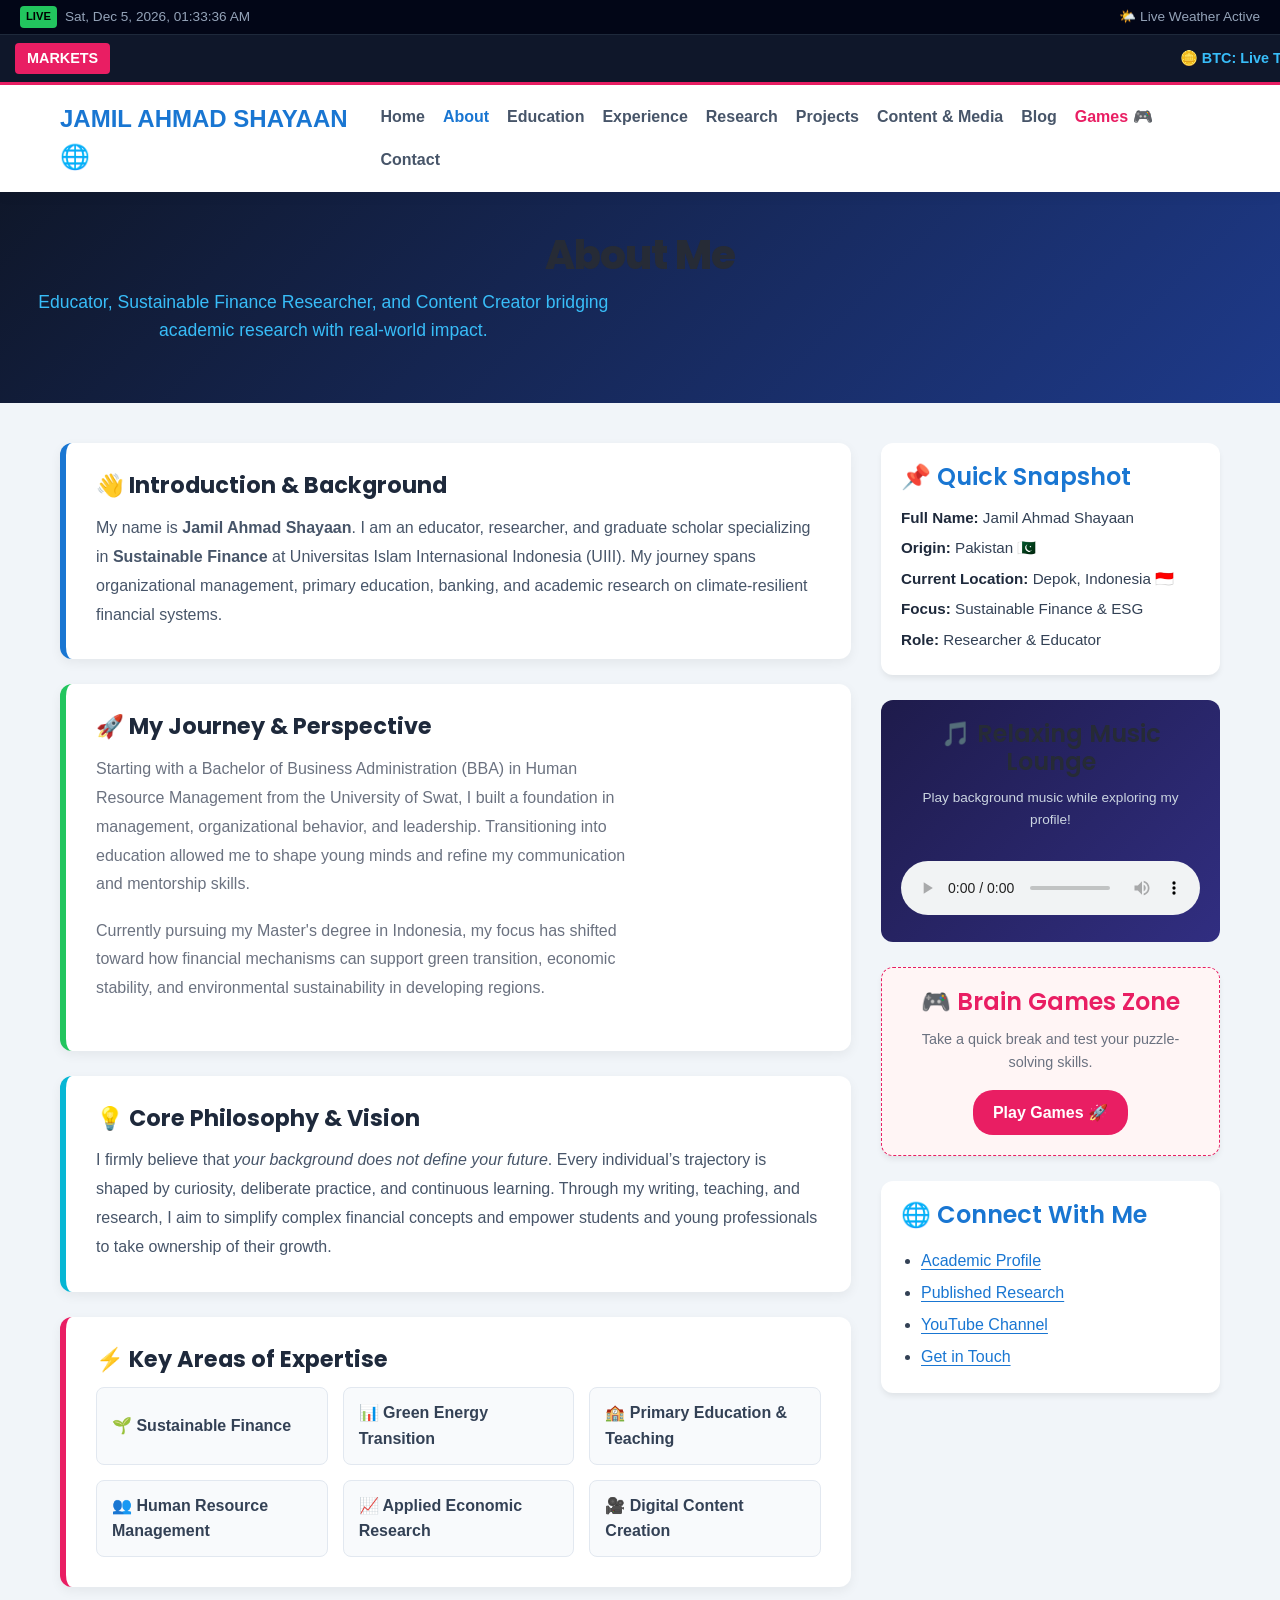
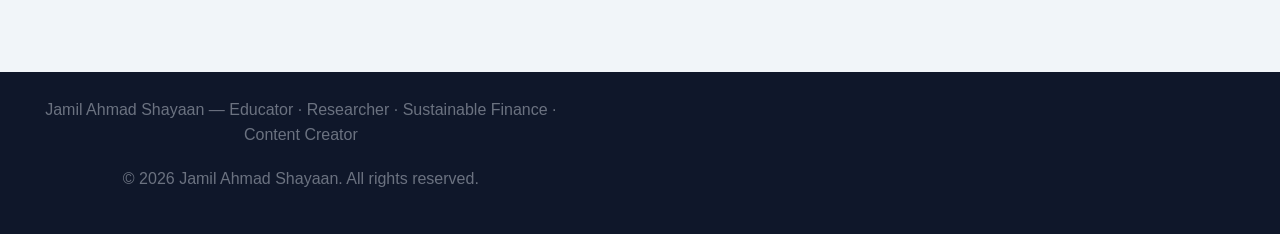
<file: about.html>
<!DOCTYPE html>
<html lang="en">
<head>
  <meta charset="UTF-8">
  <meta name="viewport" content="width=device-width, initial-scale=1.0">
  <title>About | Jamil Ahmad Shayaan</title>
  <meta name="description" content="Learn about Jamil Ahmad Shayaan: Educator, Researcher in Sustainable Finance at UIII, and content creator dedicated to sustainable development.">
  <link rel="canonical" href="https://jamilahmad.example/about.html">
  <meta name="author" content="Jamil Ahmad Shayaan">
  <meta name="robots" content="index, follow">

  <meta property="og:type" content="website">
  <meta property="og:site_name" content="Jamil Ahmad Shayaan">
  <meta property="og:title" content="About | Jamil Ahmad Shayaan">
  <meta property="og:description" content="Learn about Jamil Ahmad Shayaan: Educator, Researcher in Sustainable Finance at UIII, and content creator dedicated to sustainable development.">
  <meta property="og:url" content="https://jamilahmad.example/about.html">
  <meta property="og:image" content="https://jamilahmad.example/assets/og-image.jpg">

  <meta name="twitter:card" content="summary_large_image">
  <meta name="twitter:title" content="About | Jamil Ahmad Shayaan">
  <meta name="twitter:description" content="Learn about Jamil Ahmad Shayaan: Educator, Researcher in Sustainable Finance at UIII, and content creator dedicated to sustainable development.">
  <meta name="twitter:image" content="https://jamilahmad.example/assets/og-image.jpg">

  <link rel="icon" href="assets/favicon.svg" type="image/svg+xml">
  <link rel="stylesheet" href="css/style.css">

  <script type="application/ld+json">
  {
    "@context": "https://schema.org",
    "@type": "ProfilePage",
    "mainEntity": {
      "@type": "Person",
      "name": "Jamil Ahmad Shayaan",
      "jobTitle": ["Primary School Teacher", "Researcher", "Sustainable Finance Professional"],
      "alumniOf": ["University of Swat", "Universitas Islam Internasional Indonesia (UIII)"],
      "knowsAbout": ["Sustainable Finance", "Green Finance", "Education", "Renewable Energy Transition"]
    }
  }
  </script>

  <style>
    :root {
      --primary: #1976D2;
      --secondary: #E91E63;
      --dark: #0f172a;
      --light: #f8fafc;
      --card-bg: #ffffff;
    }

    body {
      margin: 0;
      font-family: 'Segoe UI', Tahoma, Geneva, Verdana, sans-serif;
      background-color: #f1f5f9;
      color: #334155;
    }

    /* Top Utility Bar */
    .top-utility-bar {
      background: #020617;
      color: #94a3b8;
      padding: 6px 20px;
      font-size: 0.85rem;
      display: flex;
      justify-content: space-between;
      align-items: center;
      border-bottom: 1px solid #1e293b;
      flex-wrap: wrap;
      gap: 10px;
    }
    .utility-item {
      display: flex;
      align-items: center;
      gap: 8px;
    }
    .live-badge {
      background: #22c55e;
      color: #000;
      font-size: 0.7rem;
      font-weight: bold;
      padding: 2px 6px;
      border-radius: 4px;
      text-transform: uppercase;
    }

    /* Ticker Bar */
    .ticker-wrap {
      width: 100%;
      background: var(--dark);
      color: #fff;
      padding: 8px 0;
      font-size: 0.9rem;
      display: flex;
      align-items: center;
      overflow: hidden;
      border-bottom: 3px solid var(--secondary);
    }
    .ticker-title {
      background: var(--secondary);
      padding: 4px 12px;
      font-weight: bold;
      border-radius: 4px;
      margin-left: 15px;
      white-space: nowrap;
    }
    .ticker-content {
      margin-left: 15px;
      white-space: nowrap;
      font-weight: 600;
      color: #38bdf8;
    }

    /* Header Navigation */
    .portal-header {
      background: #ffffff;
      box-shadow: 0 4px 12px rgba(0,0,0,0.05);
      position: sticky;
      top: 0;
      z-index: 1000;
    }
    .portal-nav {
      max-width: 1200px;
      margin: 0 auto;
      display: flex;
      justify-content: space-between;
      align-items: center;
      padding: 15px 20px;
    }
    .brand-logo {
      font-size: 1.5rem;
      font-weight: 800;
      color: var(--primary);
      text-decoration: none;
    }
    .nav-links {
      display: flex;
      gap: 18px;
      list-style: none;
      margin: 0;
      padding: 0;
      flex-wrap: wrap;
    }
    .nav-links a {
      text-decoration: none;
      color: #475569;
      font-weight: 600;
      transition: color 0.2s;
    }
    .nav-links a:hover, .nav-links a.active {
      color: var(--primary);
    }

    /* Page Hero Banner */
    .page-hero {
      background: linear-gradient(135deg, #0f172a 0%, #1e3a8a 100%);
      color: white;
      padding: 40px 20px;
      text-align: center;
    }
    .page-hero h1 {
      margin: 0;
      font-size: 2.5rem;
    }
    .page-hero p {
      color: #38bdf8;
      font-size: 1.1rem;
      margin-top: 10px;
    }

    /* Layout Structure */
    .main-container {
      max-width: 1200px;
      margin: 40px auto;
      padding: 0 20px;
      display: grid;
      grid-template-columns: 2.8fr 1.2fr;
      grid-gap: 30px;
    }

    @media (max-width: 900px) {
      .main-container {
        grid-template-columns: 1fr;
      }
    }

    /* Content Card Styling */
    .about-card {
      background: white;
      border-radius: 12px;
      padding: 30px;
      margin-bottom: 25px;
      box-shadow: 0 4px 12px rgba(0,0,0,0.06);
      border-left: 6px solid var(--primary);
      transition: transform 0.2s;
    }
    .about-card:hover {
      transform: translateY(-3px);
    }
    .card-title {
      font-size: 1.4rem;
      color: #1e293b;
      margin-top: 0;
      margin-bottom: 15px;
      font-weight: 700;
    }
    .card-text {
      color: #475569;
      line-height: 1.8;
      font-size: 1rem;
    }

    /* Skills Grid */
    .skills-grid {
      display: grid;
      grid-template-columns: repeat(auto-fit, minmax(200px, 1fr));
      gap: 15px;
      margin-top: 15px;
    }
    .skill-item {
      background: #f8fafc;
      border: 1px solid #e2e8f0;
      border-radius: 8px;
      padding: 12px 15px;
      font-weight: 600;
      color: #334155;
      display: flex;
      align-items: center;
      gap: 10px;
    }

    /* Sidebar Widgets */
    .sidebar-widget {
      background: white;
      border-radius: 12px;
      padding: 20px;
      margin-bottom: 25px;
      box-shadow: 0 4px 6px -1px rgba(0,0,0,0.08);
    }
    .quick-info-list {
      list-style: none;
      padding: 0;
      margin: 0;
      line-height: 2;
      font-size: 0.95rem;
    }
    .quick-info-list strong {
      color: #1e293b;
    }
    .music-widget {
      background: linear-gradient(135deg, #1e1b4b 0%, #312e81 100%);
      color: white;
      border-radius: 12px;
      padding: 20px;
      text-align: center;
      margin-bottom: 25px;
    }
    .audio-player-custom {
      width: 100%;
      margin-top: 15px;
    }

    /* Footer */
    .portal-footer {
      background: var(--dark);
      color: #94a3b8;
      text-align: center;
      padding: 25px;
      margin-top: 60px;
    }
  </style>
</head>
<body>

  <div class="top-utility-bar">
    <div class="utility-item">
      <span class="live-badge">LIVE</span>
      <span id="liveClock">Loading Clock...</span>
    </div>
    <div class="utility-item" id="weatherDisplay">
      <span>🌤️ Weather: Loading...</span>
    </div>
  </div>

  <div class="ticker-wrap">
    <span class="ticker-title">MARKETS</span>
    <marquee class="ticker-content" id="marketTicker">
      Loading Live Bitcoin, Ethereum, USD to PKR, and USD to IDR exchange rates...
    </marquee>
  </div>

  <header class="portal-header">
    <div class="portal-nav">
      <a href="index.html" class="brand-logo">JAMIL AHMAD SHAYAAN 🌐</a>
      <ul class="nav-links">
        <li><a href="index.html">Home</a></li>
        <li><a href="about.html" class="active">About</a></li>
        <li><a href="education.html">Education</a></li>
        <li><a href="experience.html">Experience</a></li>
        <li><a href="research.html">Research</a></li>
        <li><a href="projects.html">Projects</a></li>
        <li><a href="content.html">Content & Media</a></li>
        <li><a href="blog.html">Blog</a></li>
        <li><a href="games.html" style="color: var(--secondary);">Games 🎮</a></li>
        <li><a href="contact.html">Contact</a></li>
      </ul>
    </div>
  </header>

  <section class="page-hero">
    <h1>About Me</h1>
    <p>Educator, Sustainable Finance Researcher, and Content Creator bridging academic research with real-world impact.</p>
  </section>

  <div class="main-container">

    <div class="left-content">

      <div class="about-card">
        <h2 class="card-title">👋 Introduction & Background</h2>
        <div class="card-text">
          My name is <strong>Jamil Ahmad Shayaan</strong>. I am an educator, researcher, and graduate scholar specializing in <strong>Sustainable Finance</strong> at Universitas Islam Internasional Indonesia (UIII). My journey spans organizational management, primary education, banking, and academic research on climate-resilient financial systems.
        </div>
      </div>

      <div class="about-card" style="border-left-color: #22c55e;">
        <h2 class="card-title">🚀 My Journey & Perspective</h2>
        <div class="card-text">
          <p>Starting with a Bachelor of Business Administration (BBA) in Human Resource Management from the University of Swat, I built a foundation in management, organizational behavior, and leadership. Transitioning into education allowed me to shape young minds and refine my communication and mentorship skills.</p>
          <p>Currently pursuing my Master's degree in Indonesia, my focus has shifted toward how financial mechanisms can support green transition, economic stability, and environmental sustainability in developing regions.</p>
        </div>
      </div>

      <div class="about-card" style="border-left-color: #06b6d4;">
        <h2 class="card-title">💡 Core Philosophy & Vision</h2>
        <div class="card-text">
          I firmly believe that <em>your background does not define your future</em>. Every individual’s trajectory is shaped by curiosity, deliberate practice, and continuous learning. Through my writing, teaching, and research, I aim to simplify complex financial concepts and empower students and young professionals to take ownership of their growth.
        </div>
      </div>

      <div class="about-card" style="border-left-color: var(--secondary);">
        <h2 class="card-title">⚡ Key Areas of Expertise</h2>
        <div class="skills-grid">
          <div class="skill-item">🌱 Sustainable Finance</div>
          <div class="skill-item">📊 Green Energy Transition</div>
          <div class="skill-item">🏫 Primary Education & Teaching</div>
          <div class="skill-item">👥 Human Resource Management</div>
          <div class="skill-item">📈 Applied Economic Research</div>
          <div class="skill-item">🎥 Digital Content Creation</div>
        </div>
      </div>

    </div>

    <div class="sidebar">

      <div class="sidebar-widget">
        <h3 style="margin-top:0; color: var(--primary);">📌 Quick Snapshot</h3>
        <ul class="quick-info-list">
          <li><strong>Full Name:</strong> Jamil Ahmad Shayaan</li>
          <li><strong>Origin:</strong> Pakistan 🇵🇰</li>
          <li><strong>Current Location:</strong> Depok, Indonesia 🇮🇩</li>
          <li><strong>Focus:</strong> Sustainable Finance & ESG</li>
          <li><strong>Role:</strong> Researcher & Educator</li>
        </ul>
      </div>

      <div class="music-widget">
        <h3 style="margin-top:0;">🎵 Relaxing Music Lounge</h3>
        <p style="font-size: 0.85rem; color: #cbd5e1;">Play background music while exploring my profile!</p>
        
        <audio controls class="audio-player-custom">
          <source src="https://www.soundhelix.com/examples/mp3/SoundHelix-Song-1.mp3" type="audio/mpeg">
          Your browser does not support audio player.
        </audio>
      </div>

      <div class="sidebar-widget" style="text-align: center; background: #fff5f5; border: 1px dashed var(--secondary);">
        <h3 style="color: var(--secondary); margin-top:0;">🎮 Brain Games Zone</h3>
        <p style="font-size:0.9rem;">Take a quick break and test your puzzle-solving skills.</p>
        <a href="games.html" style="display:inline-block; background: var(--secondary); color: white; padding: 10px 20px; border-radius: 20px; text-decoration: none; font-weight: bold;">Play Games 🚀</a>
      </div>

      <div class="sidebar-widget">
        <h3 style="margin-top:0; color: var(--primary);">🌐 Connect With Me</h3>
        <ul style="padding-left: 20px; line-height: 2; margin-bottom:0;">
          <li><a href="education.html">Academic Profile</a></li>
          <li><a href="research.html">Published Research</a></li>
          <li><a href="content.html#youtube">YouTube Channel</a></li>
          <li><a href="contact.html">Get in Touch</a></li>
        </ul>
      </div>

    </div>

  </div>

  <footer class="portal-footer">
    <p>Jamil Ahmad Shayaan — Educator &middot; Researcher &middot; Sustainable Finance &middot; Content Creator</p>
    <p>&copy; 2026 Jamil Ahmad Shayaan. All rights reserved.</p>
  </footer>

  <script>
    /* 1. LIVE CLOCK */
    function updateLiveClock() {
      const now = new Date();
      const options = { weekday: 'short', year: 'numeric', month: 'short', day: 'numeric', hour: '2-digit', minute: '2-digit', second: '2-digit' };
      document.getElementById('liveClock').innerText = now.toLocaleDateString('en-US', options);
    }
    setInterval(updateLiveClock, 1000);
    updateLiveClock();

    /* 2. LIVE WEATHER */
    async function fetchLiveWeather() {
      try {
        const res = await fetch('https://api.open-meteo.com/v1/forecast?latitude=-6.4025&longitude=106.7942&current_weather=true');
        const data = await res.json();
        const temp = data.current_weather.temperature;
        document.getElementById('weatherDisplay').innerHTML = `<span>🌤️ Location: Depok, West Java | Temp: <strong>${temp}°C</strong></span>`;
      } catch (e) {
        document.getElementById('weatherDisplay').innerHTML = `<span>🌤️ Live Weather Active</span>`;
      }
    }
    fetchLiveWeather();

    /* 3. LIVE MARKET RATES */
    async function fetchLiveMarketRates() {
      const tickerEl = document.getElementById('marketTicker');
      try {
        const cryptoRes = await fetch('https://api.coingecko.com/api/v3/simple/price?ids=bitcoin,ethereum&vs_currencies=usd');
        const cryptoData = await cryptoRes.json();
        const forexRes = await fetch('https://open.er-api.com/v6/latest/USD');
        const forexData = await forexRes.json();

        const btc = cryptoData.bitcoin.usd.toLocaleString();
        const eth = cryptoData.ethereum.usd.toLocaleString();
        const pkr = forexData.rates.PKR ? forexData.rates.PKR.toFixed(2) : 'N/A';
        const idr = forexData.rates.IDR ? forexData.rates.IDR.toFixed(0) : 'N/A';

        tickerEl.innerHTML = `🪙 Bitcoin (BTC): <strong>$${btc}</strong> &nbsp;|&nbsp; 💎 Ethereum (ETH): <strong>$${eth}</strong> &nbsp;|&nbsp; 🇵🇰 USD to PKR: <strong>Rs ${pkr}</strong> &nbsp;|&nbsp; 🇮🇩 USD to IDR: <strong>Rp ${idr}</strong>`;
      } catch (e) {
        tickerEl.innerHTML = `🪙 BTC: Live Tracking &nbsp;|&nbsp; 🇵🇰 USD to PKR: Live Rates &nbsp;|&nbsp; 🇮🇩 USD to IDR: Live Rates`;
      }
    }
    fetchLiveMarketRates();
    setInterval(fetchLiveMarketRates, 60000);
  </script>

</body>
</html>
</file>
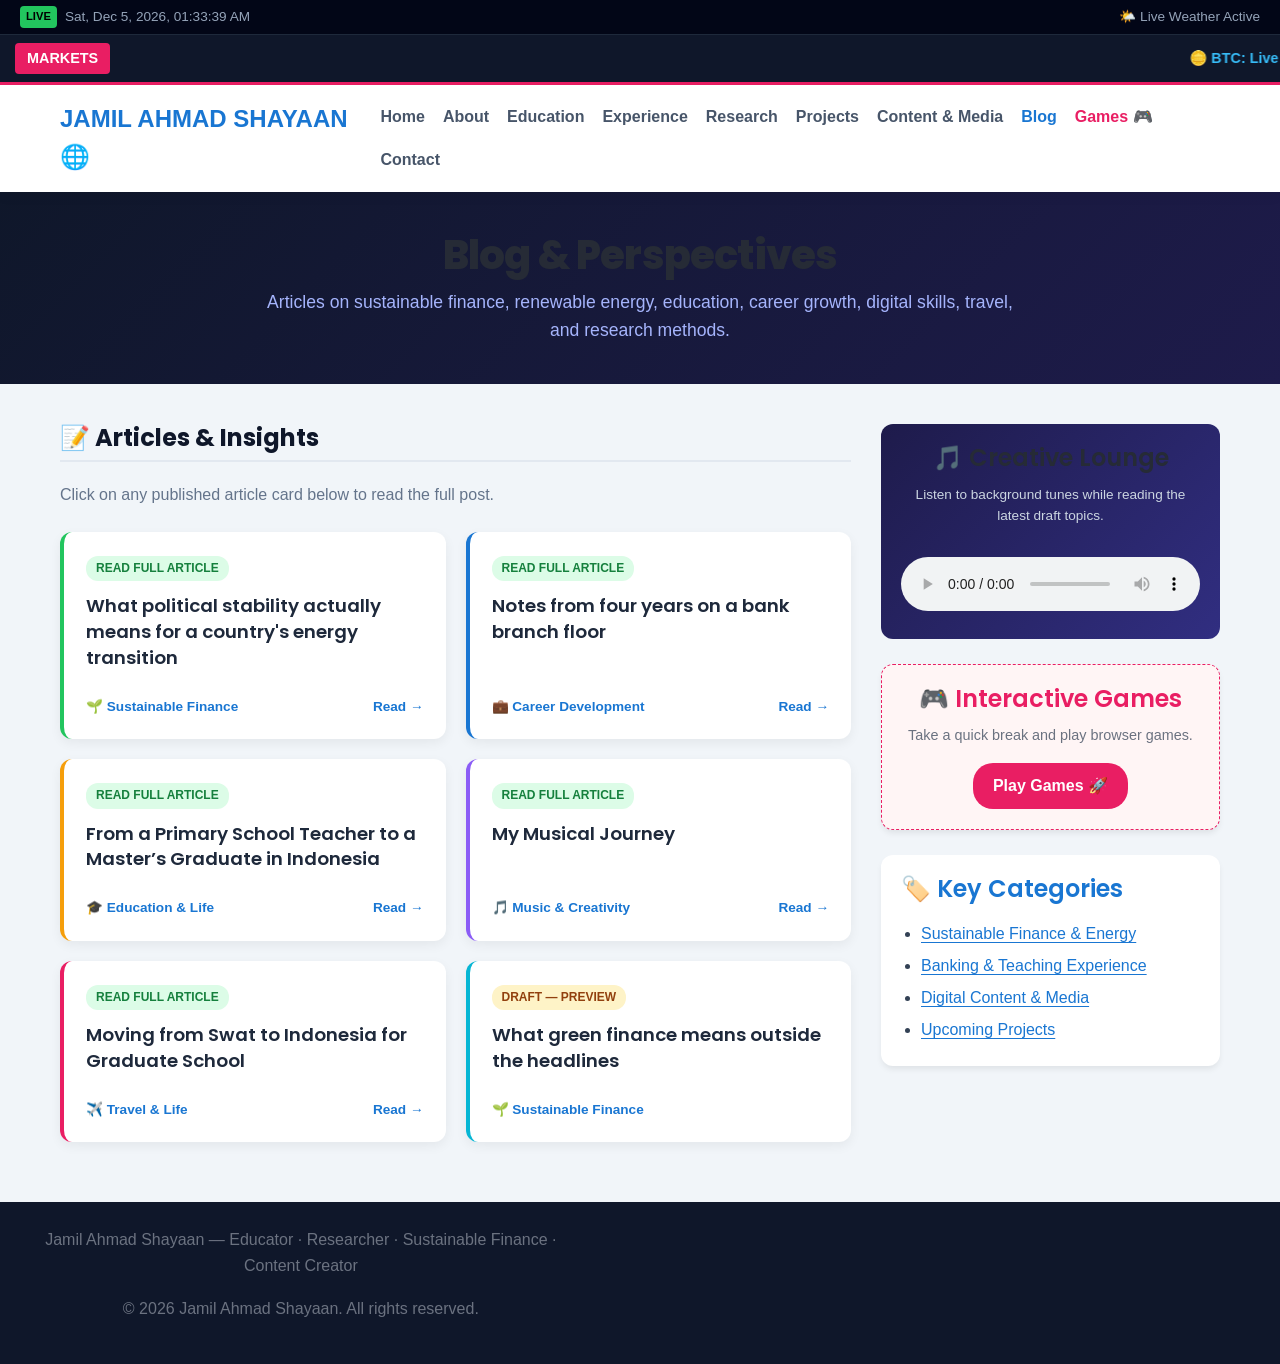
<file: blog.html>
<!DOCTYPE html>
<html lang="en">
<head>
  <meta charset="UTF-8">
  <meta name="viewport" content="width=device-width, initial-scale=1.0">
  <title>Blog | Jamil Ahmad Shayaan</title>
  <meta name="description" content="Jamil Ahmad Shayaan's blog on sustainable finance, renewable energy, education, career development, and digital skills.">
  <link rel="canonical" href="https://jamilahmad.example/blog.html">
  <meta name="author" content="Jamil Ahmad Shayaan">
  <meta name="robots" content="index, follow">

  <meta property="og:type" content="website">
  <meta property="og:site_name" content="Jamil Ahmad Shayaan">
  <meta property="og:title" content="Blog | Jamil Ahmad Shayaan">
  <meta property="og:description" content="Jamil Ahmad Shayaan's blog on sustainable finance, renewable energy, education, career development, and digital skills.">
  <meta property="og:url" content="https://jamilahmad.example/blog.html">
  <meta property="og:image" content="https://jamilahmad.example/assets/og-image.jpg">

  <meta name="twitter:card" content="summary_large_image">
  <meta name="twitter:title" content="Blog | Jamil Ahmad Shayaan">
  <meta name="twitter:description" content="Jamil Ahmad Shayaan's blog on sustainable finance, renewable energy, education, career development, and digital skills.">
  <meta name="twitter:image" content="https://jamilahmad.example/assets/og-image.jpg">

  <link rel="icon" href="assets/favicon.svg" type="image/svg+xml">
  <link rel="stylesheet" href="css/style.css">

  <script type="application/ld+json">
  {
    "@context": "https://schema.org",
    "@type": "Person",
    "@id": "https://jamilahmad.example/#person",
    "name": "Jamil Ahmad Shayaan",
    "nationality": "Pakistani",
    "jobTitle": [
      "Primary School Teacher",
      "Researcher",
      "Sustainable Finance Professional"
    ],
    "alumniOf": [
      {
        "@type": "CollegeOrUniversity",
        "name": "University of Swat"
      },
      {
        "@type": "CollegeOrUniversity",
        "name": "Universitas Islam Internasional Indonesia (UIII)"
      }
    ],
    "knowsAbout": [
      "Sustainable Finance",
      "Renewable Energy",
      "Political Stability and Economic Impact",
      "Sustainable Development",
      "Green Finance",
      "Energy Transition",
      "Financial Sustainability"
    ],
    "url": "https://jamilahmad.example",
    "sameAs": []
  }
  </script>
  <script type="application/ld+json">
  {
    "@context": "https://schema.org",
    "@type": "WebSite",
    "@id": "https://jamilahmad.example/#website",
    "url": "https://jamilahmad.example",
    "name": "Jamil Ahmad Shayaan",
    "publisher": {
      "@id": "https://jamilahmad.example/#person"
    }
  }
  </script>
  <script type="application/ld+json">
  {
    "@context": "https://schema.org",
    "@type": "BreadcrumbList",
    "itemListElement": [
      {
        "@type": "ListItem",
        "position": 1,
        "name": "Home",
        "item": "https://jamilahmad.example/"
      },
      {
        "@type": "ListItem",
        "position": 2,
        "name": "Blog",
        "item": "https://jamilahmad.example/blog.html"
      }
    ]
  }
  </script>

  <style>
    :root {
      --primary: #1976D2;
      --secondary: #E91E63;
      --dark: #0f172a;
      --light: #f8fafc;
      --card-bg: #ffffff;
    }

    body {
      margin: 0;
      font-family: 'Segoe UI', Tahoma, Geneva, Verdana, sans-serif;
      background-color: #f1f5f9;
      color: #334155;
    }

    /* Top Utility Bar */
    .top-utility-bar {
      background: #020617;
      color: #94a3b8;
      padding: 6px 20px;
      font-size: 0.85rem;
      display: flex;
      justify-content: space-between;
      align-items: center;
      border-bottom: 1px solid #1e293b;
      flex-wrap: wrap;
      gap: 10px;
    }
    .utility-item {
      display: flex;
      align-items: center;
      gap: 8px;
    }
    .live-badge {
      background: #22c55e;
      color: #000;
      font-size: 0.7rem;
      font-weight: bold;
      padding: 2px 6px;
      border-radius: 4px;
      text-transform: uppercase;
    }

    /* Ticker Bar */
    .ticker-wrap {
      width: 100%;
      background: var(--dark);
      color: #fff;
      padding: 8px 0;
      font-size: 0.9rem;
      display: flex;
      align-items: center;
      overflow: hidden;
      border-bottom: 3px solid var(--secondary);
    }
    .ticker-title {
      background: var(--secondary);
      padding: 4px 12px;
      font-weight: bold;
      border-radius: 4px;
      margin-left: 15px;
      white-space: nowrap;
    }
    .ticker-content {
      margin-left: 15px;
      white-space: nowrap;
      font-weight: 600;
      color: #38bdf8;
    }

    /* Header Navigation */
    .portal-header {
      background: #ffffff;
      box-shadow: 0 4px 12px rgba(0,0,0,0.05);
      position: sticky;
      top: 0;
      z-index: 1000;
    }
    .portal-nav {
      max-width: 1200px;
      margin: 0 auto;
      display: flex;
      justify-content: space-between;
      align-items: center;
      padding: 15px 20px;
    }
    .brand-logo {
      font-size: 1.5rem;
      font-weight: 800;
      color: var(--primary);
      text-decoration: none;
    }
    .nav-links {
      display: flex;
      gap: 18px;
      list-style: none;
      margin: 0;
      padding: 0;
      flex-wrap: wrap;
    }
    .nav-links a {
      text-decoration: none;
      color: #475569;
      font-weight: 600;
      transition: color 0.2s;
    }
    .nav-links a:hover, .nav-links a.active {
      color: var(--primary);
    }

    /* Page Hero Banner */
    .page-hero {
      background: linear-gradient(135deg, #0f172a 0%, #1e1b4b 100%);
      color: white;
      padding: 40px 20px;
      text-align: center;
    }
    .page-hero h1 {
      margin: 0;
      font-size: 2.5rem;
    }
    .page-hero p {
      color: #a5b4fc;
      font-size: 1.1rem;
      margin-top: 10px;
      max-width: 750px;
      margin: 10px auto 0 auto;
    }

    /* Layout Structure */
    .main-container {
      max-width: 1200px;
      margin: 40px auto;
      padding: 0 20px;
      display: grid;
      grid-template-columns: 2.8fr 1.2fr;
      grid-gap: 30px;
    }

    @media (max-width: 900px) {
      .main-container {
        grid-template-columns: 1fr;
      }
    }

    /* Section Headings */
    .section-title {
      font-size: 1.5rem;
      color: var(--dark);
      margin-bottom: 20px;
      border-bottom: 2px solid #e2e8f0;
      padding-bottom: 8px;
    }

    /* Blog Cards Grid */
    .blog-grid {
      display: grid;
      grid-template-columns: repeat(auto-fit, minmax(280px, 1fr));
      gap: 20px;
    }
    .blog-card {
      background: white;
      border-radius: 12px;
      padding: 22px;
      box-shadow: 0 4px 12px rgba(0,0,0,0.06);
      display: flex;
      flex-direction: column;
      justify-content: space-between;
      border-left: 4px solid var(--primary);
      transition: transform 0.2s, box-shadow 0.2s;
      cursor: pointer;
    }
    .blog-card:hover {
      transform: translateY(-4px);
      box-shadow: 0 8px 20px rgba(0,0,0,0.1);
    }
    .draft-badge {
      display: inline-block;
      align-self: flex-start;
      background: #fef3c7;
      color: #92400e;
      font-size: 0.75rem;
      font-weight: 700;
      padding: 3px 10px;
      border-radius: 12px;
      margin-bottom: 12px;
      text-transform: uppercase;
    }
    .published-badge {
      background: #dcfce7;
      color: #15803d;
    }
    .blog-card h3 {
      margin: 0 0 10px 0;
      color: #1e293b;
      font-size: 1.15rem;
      line-height: 1.4;
    }
    .category-tag {
      color: var(--primary);
      font-weight: 600;
      font-size: 0.85rem;
      margin-top: 15px;
      display: flex;
      justify-content: space-between;
      align-items: center;
    }
    .read-now-link {
      color: var(--primary);
      font-weight: 700;
    }

    /* Sidebar Widgets */
    .sidebar-widget {
      background: white;
      border-radius: 12px;
      padding: 20px;
      margin-bottom: 25px;
      box-shadow: 0 4px 6px -1px rgba(0,0,0,0.08);
    }
    .music-widget {
      background: linear-gradient(135deg, #1e1b4b 0%, #312e81 100%);
      color: white;
      border-radius: 12px;
      padding: 20px;
      text-align: center;
      margin-bottom: 25px;
    }
    .audio-player-custom {
      width: 100%;
      margin-top: 15px;
    }

    /* ARTICLE POPUP MODAL STYLING */
    .blog-modal-overlay {
      position: fixed;
      top: 0; left: 0;
      width: 100%; height: 100%;
      background: rgba(15, 23, 42, 0.75);
      backdrop-filter: blur(4px);
      display: none;
      justify-content: center;
      align-items: center;
      z-index: 10000;
      padding: 20px;
    }
    .blog-modal-content {
      background: #ffffff;
      width: 100%;
      max-width: 820px;
      max-height: 88vh;
      border-radius: 16px;
      padding: 40px;
      overflow-y: auto;
      position: relative;
      box-shadow: 0 20px 40px rgba(0,0,0,0.25);
    }
    .blog-modal-close {
      position: absolute;
      top: 20px; right: 20px;
      background: #f1f5f9;
      border: none;
      width: 38px; height: 38px;
      border-radius: 50%;
      font-size: 1.4rem;
      cursor: pointer;
      font-weight: bold;
      color: #475569;
      display: flex;
      align-items: center;
      justify-content: center;
    }
    .blog-modal-close:hover {
      background: #e2e8f0;
      color: #0f172a;
    }
    .article-body-text h2 {
      color: #0f172a;
      margin: 28px 0 12px;
      font-size: 1.4rem;
      border-bottom: 1px solid #f1f5f9;
      padding-bottom: 6px;
    }
    .article-body-text p {
      margin-bottom: 16px;
      color: #334155;
      line-height: 1.8;
      font-size: 1.05rem;
    }
    .article-body-text ul {
      margin: 15px 0 20px 25px;
      line-height: 1.8;
      color: #334155;
    }
    .article-body-text ul li {
      margin-bottom: 8px;
    }

    /* Footer */
    .portal-footer {
      background: var(--dark);
      color: #94a3b8;
      text-align: center;
      padding: 25px;
      margin-top: 60px;
    }
  </style>
</head>
<body>

  <div class="top-utility-bar">
    <div class="utility-item">
      <span class="live-badge">LIVE</span>
      <span id="liveClock">Loading Clock...</span>
    </div>
    <div class="utility-item" id="weatherDisplay">
      <span>🌤️ Weather: Loading...</span>
    </div>
  </div>

  <div class="ticker-wrap">
    <span class="ticker-title">MARKETS</span>
    <marquee class="ticker-content" id="marketTicker">
      Loading Live Bitcoin, Ethereum, USD to PKR, and USD to IDR exchange rates...
    </marquee>
  </div>

  <header class="portal-header">
    <div class="portal-nav">
      <a href="index.html" class="brand-logo">JAMIL AHMAD SHAYAAN 🌐</a>
      <ul class="nav-links">
        <li><a href="index.html">Home</a></li>
        <li><a href="about.html">About</a></li>
        <li><a href="education.html">Education</a></li>
        <li><a href="experience.html">Experience</a></li>
        <li><a href="research.html">Research</a></li>
        <li><a href="projects.html">Projects</a></li>
        <li><a href="content.html">Content & Media</a></li>
        <li><a href="blog.html" class="active">Blog</a></li>
        <li><a href="games.html" style="color: var(--secondary);">Games 🎮</a></li>
        <li><a href="contact.html">Contact</a></li>
      </ul>
    </div>
  </header>

  <section class="page-hero">
    <h1>Blog & Perspectives</h1>
    <p>Articles on sustainable finance, renewable energy, education, career growth, digital skills, travel, and research methods.</p>
  </section>

  <div class="main-container">

    <div class="left-content">

      <h2 class="section-title">📝 Articles & Insights</h2>
      <p style="margin-bottom: 25px; color: #64748b;">Click on any published article card below to read the full post.</p>

      <div class="blog-grid">

        <div class="blog-card" onclick="openBlogModal('post1')" style="border-left-color: #22c55e;">
          <div>
            <span class="draft-badge published-badge">Read Full Article</span>
            <h3>What political stability actually means for a country's energy transition</h3>
          </div>
          <div class="category-tag">
            <span>🌱 Sustainable Finance</span>
            <span class="read-now-link">Read →</span>
          </div>
        </div>

        <div class="blog-card" onclick="openBlogModal('post2')" style="border-left-color: var(--primary);">
          <div>
            <span class="draft-badge published-badge">Read Full Article</span>
            <h3>Notes from four years on a bank branch floor</h3>
          </div>
          <div class="category-tag">
            <span>💼 Career Development</span>
            <span class="read-now-link">Read →</span>
          </div>
        </div>

        <div class="blog-card" onclick="openBlogModal('post3')" style="border-left-color: #f59e0b;">
          <div>
            <span class="draft-badge published-badge">Read Full Article</span>
            <h3>From a Primary School Teacher to a Master’s Graduate in Indonesia</h3>
          </div>
          <div class="category-tag">
            <span>🎓 Education & Life</span>
            <span class="read-now-link">Read →</span>
          </div>
        </div>

        <div class="blog-card" onclick="openBlogModal('post4')" style="border-left-color: #8b5cf6;">
          <div>
            <span class="draft-badge published-badge">Read Full Article</span>
            <h3>My Musical Journey</h3>
          </div>
          <div class="category-tag">
            <span>🎵 Music & Creativity</span>
            <span class="read-now-link">Read →</span>
          </div>
        </div>

        <div class="blog-card" onclick="openBlogModal('post5')" style="border-left-color: var(--secondary);">
          <div>
            <span class="draft-badge published-badge">Read Full Article</span>
            <h3>Moving from Swat to Indonesia for Graduate School</h3>
          </div>
          <div class="category-tag">
            <span>✈️ Travel & Life</span>
            <span class="read-now-link">Read →</span>
          </div>
        </div>

        <div class="blog-card" style="border-left-color: #06b6d4;">
          <div>
            <span class="draft-badge">Draft — Preview</span>
            <h3>What green finance means outside the headlines</h3>
          </div>
          <span class="category-tag">🌱 Sustainable Finance</span>
        </div>

      </div>

    </div>

    <div class="sidebar">

      <div class="music-widget">
        <h3 style="margin-top:0;">🎵 Creative Lounge</h3>
        <p style="font-size: 0.85rem; color: #cbd5e1;">Listen to background tunes while reading the latest draft topics.</p>
        
        <audio controls class="audio-player-custom">
          <source src="https://www.soundhelix.com/examples/mp3/SoundHelix-Song-1.mp3" type="audio/mpeg">
          Your browser does not support audio player.
        </audio>
      </div>

      <div class="sidebar-widget" style="text-align: center; background: #fff5f5; border: 1px dashed var(--secondary);">
        <h3 style="color: var(--secondary); margin-top:0;">🎮 Interactive Games</h3>
        <p style="font-size:0.9rem;">Take a quick break and play browser games.</p>
        <a href="games.html" style="display:inline-block; background: var(--secondary); color: white; padding: 10px 20px; border-radius: 20px; text-decoration: none; font-weight: bold;">Play Games 🚀</a>
      </div>

      <div class="sidebar-widget">
        <h3 style="margin-top:0; color: var(--primary);">🏷️ Key Categories</h3>
        <ul style="padding-left: 20px; line-height: 2; margin-bottom:0;">
          <li><a href="research.html">Sustainable Finance & Energy</a></li>
          <li><a href="experience.html">Banking & Teaching Experience</a></li>
          <li><a href="content.html">Digital Content & Media</a></li>
          <li><a href="projects.html">Upcoming Projects</a></li>
        </ul>
      </div>

    </div>

  </div>

  <div class="blog-modal-overlay" id="blogModal">
    <div class="blog-modal-content">
      <button class="blog-modal-close" onclick="closeBlogModal()">&times;</button>
      <div class="article-body-text" id="blogModalBody">
        </div>
    </div>
  </div>

  <footer class="portal-footer">
    <p>Jamil Ahmad Shayaan &mdash; Educator &middot; Researcher &middot; Sustainable Finance &middot; Content Creator</p>
    <p>&copy; 2026 Jamil Ahmad Shayaan. All rights reserved.</p>
  </footer>

  <script>
    /* BLOG ARTICLES CONTENT DATABASE */
    const blogArticles = {
      post1: {
        category: "🌱 Sustainable Finance",
        title: "What Political Stability Actually Means for a Country’s Energy Transition",
        date: "September 2, 2026",
        author: "Jamil Ahmad Shayaan",
        content: `
          <p>When we talk about the transition toward renewable energy, we often focus on technology, investment, natural resources, and government policies. But there is another factor that can quietly determine whether an energy transition succeeds or struggles: <strong>political stability</strong>.</p>
          <p>Political stability does not simply mean that a country has the same government for a long period of time. It is much broader than that. It refers to the ability of a country's political and institutional system to provide predictability, continuity, effective governance, and a relatively stable environment for long-term decision-making.</p>
          <p>This matters greatly for the energy sector because energy transitions do not happen overnight. Building solar farms, wind projects, hydropower facilities, modern electricity grids, and other clean-energy infrastructure requires years of planning, investment, and policy commitment.</p>

          <h2>Why Does Political Stability Matter?</h2>
          <p>Energy projects are usually long-term investments. An investor building a renewable energy project may expect the project to operate for 20 or 30 years. Therefore, investors need confidence that government policies, regulations, taxation systems, and investment rules will remain reasonably predictable.</p>
          <p>When political institutions are stable, governments are generally better positioned to develop long-term energy strategies and implement them consistently.</p>
          <p>For example, a country may introduce incentives for solar and wind energy, establish renewable-energy targets, improve electricity infrastructure, and create regulations that encourage private investment. If these policies remain relatively consistent, businesses and investors have greater confidence to commit their capital.</p>
          <p>Political instability can create the opposite situation. Frequent changes in governments, policy uncertainty, political conflict, corruption, or institutional weaknesses can make investors more cautious. Even when a country has excellent renewable-energy resources, uncertainty may prevent those resources from being fully developed.</p>

          <h2>Political Stability Is More Than the Absence of Conflict</h2>
          <p>It is important to understand that political stability does not necessarily mean that a country has no political disagreements. Democratic societies naturally experience political competition, changes in leadership, and public debates. These are not automatically signs of instability.</p>
          <p>What matters is whether political institutions are strong enough to manage these changes without seriously disrupting economic and energy policies. A stable political system allows governments to change while maintaining a certain level of institutional continuity.</p>
          <p>For the energy transition, this continuity is extremely valuable. A renewable-energy project should not become financially risky simply because a new administration comes into power. Investors need to believe that contracts will be respected, regulations will be enforced, and major energy policies will not change unpredictably.</p>

          <h2>The Connection Between Stability and Investment</h2>
          <p>One of the biggest requirements for an energy transition is capital. Renewable-energy infrastructure can require significant upfront investment. Solar panels, wind turbines, transmission networks, energy-storage systems, and modern electricity grids all require substantial financial resources.</p>
          <p>Political stability can reduce some of the risks associated with these investments. When investors perceive a country as politically stable, they may be more willing to provide financing because they have greater confidence in the country's institutions and future economic environment.</p>
          <p>On the other hand, political uncertainty can increase perceived risk. Investors may demand higher returns, delay projects, or choose to invest in other countries instead. This means political stability can influence the energy transition indirectly: stable institutions can help create an environment in which renewable-energy investment becomes more attractive.</p>

          <h2>Policy Continuity Is Critical</h2>
          <p>Energy transitions require consistency. A government may announce ambitious renewable-energy targets, but targets alone are not enough. Countries need policies that turn those targets into actual projects.</p>
          <p>This can include:</p>
          <ul>
            <li>Renewable-energy incentives</li>
            <li>Clear regulations</li>
            <li>Competitive electricity markets</li>
            <li>Stable investment rules</li>
            <li>Efficient licensing procedures</li>
            <li>Reliable energy infrastructure</li>
            <li>Transparent government institutions</li>
            <li>Long-term energy planning</li>
          </ul>
          <p>When these systems remain consistent, companies can plan with greater confidence. But when policies frequently change, renewable-energy developers may face uncertainty about their expected revenues, costs, taxes, permits, or access to electricity markets. Therefore, political stability can help transform energy policy from a political promise into a long-term national strategy.</p>

          <h2>Developing Countries Face an Even Bigger Challenge</h2>
          <p>For developing economies, the relationship between political stability and energy transition can be particularly important. Many developing countries have enormous renewable-energy potential but face challenges such as limited infrastructure, restricted access to finance, weak institutions, and political uncertainty.</p>
          <p>A country may have abundant sunlight, strong wind resources, rivers, or geothermal potential. However, natural resources alone cannot guarantee a successful energy transition. The country also needs institutions capable of converting those resources into reliable energy systems. This is why energy transition should not be viewed only as a technological challenge. It is also an institutional and political challenge.</p>

          <h2>Does Political Stability Always Increase Renewable Energy?</h2>
          <p>Not necessarily. This is where the relationship becomes more interesting. Political stability can create a favorable environment for investment and long-term planning, but it does not automatically guarantee greater renewable-energy consumption.</p>
          <p>A politically stable country may still depend heavily on coal, oil, or natural gas because of its existing infrastructure, economic interests, energy prices, or government priorities. Similarly, a country experiencing political challenges may sometimes rapidly expand renewable energy because of energy-security concerns, international commitments, technological improvements, or economic necessity.</p>
          <p>Therefore, political stability should be understood as one important factor among many, rather than a single explanation for renewable-energy development.</p>

          <h2>Stability Creates the Conditions for Long-Term Thinking</h2>
          <p>Perhaps the most important contribution of political stability to the energy transition is its ability to encourage long-term thinking. Energy policy requires decisions today for benefits that may appear decades later.</p>
          <p>A government focused only on short-term political survival may prioritize immediate economic or political objectives. In contrast, stable institutions can make it easier to develop strategies that extend beyond a single political cycle.</p>
          <p>This is especially important for renewable energy because the transition involves transforming entire energy systems—not simply replacing one power plant with another. It requires changes in transportation, electricity generation, industrial production, infrastructure, financing, and consumer behavior. Such transformation requires patience, consistency, and institutional commitment.</p>

          <h2>The Bigger Picture</h2>
          <p>The global energy transition is often presented as a race to develop better technologies. Technology is certainly essential, but technology alone cannot build a sustainable energy future. A country may have advanced solar panels, modern wind turbines, and access to international climate finance. Yet without effective institutions, predictable policies, and long-term planning, the transition can remain slow.</p>
          <p>Political stability helps create the environment in which these technological and financial resources can be used effectively. Ultimately, a successful energy transition depends on more than sunlight, wind, money, or technology. It depends on whether a country can create stable institutions capable of supporting long-term sustainable development.</p>

          <h2>Final Thought</h2>
          <p>The energy transition is a journey that can take decades. Governments may change, political priorities may evolve, and economic conditions may fluctuate—but the need for a reliable and sustainable energy system remains.</p>
          <p>The countries most capable of managing this long-term transformation will not necessarily be those with the most natural resources. They may be the countries that can combine stable institutions, consistent policies, financial investment, technological innovation, and a clear long-term vision. That is where political stability becomes more than a measure of political conditions. It becomes part of the foundation for a country's sustainable energy future.</p>
        `
      },
      post2: {
        category: "💼 Career Development",
        title: "Notes from Four Years on a Bank Branch Floor",
        date: "September 2, 2026",
        author: "Jamil Ahmad Shayaan",
        content: `
          <p>Four years in a bank branch teaches you a lot. Not just about banking, money, accounts, or customers. It teaches you about people.</p>
          <p>When I first started working at a bank, I thought the job would mostly be about transactions, paperwork, customer service, and following procedures. And yes, all of those things were part of it. But after spending years behind that counter, I realized that a bank branch is actually a small picture of society.</p>
          <p>Every day, you meet different kinds of people. Some walk in confidently, some are confused, some are angry, some are in a hurry, and some simply want someone to listen to their problem. And sometimes, the person standing in front of you is carrying a lot more than the documents in their hands.</p>

          <h2>Money Is Rarely Just About Money</h2>
          <p>One of the biggest things I learned is that money usually has a story behind it.</p>
          <p>A customer depositing a large amount may be running a business. Someone withdrawing a small amount may need it for their child's school fees. Someone opening a new account may be starting their first job.</p>
          <p>You cannot always know someone's situation just by looking at their balance.</p>
          <p>There were days when customers would come to the branch frustrated about something that seemed very small from our side. But for them, it could be extremely important. That taught me something simple: never underestimate what something means to another person.</p>

          <h2>People Remember How You Treat Them</h2>
          <p>Banking has many rules and procedures. Sometimes you have to say no. Sometimes a transaction cannot be processed. Sometimes a customer has to bring another document or complete another requirement.</p>
          <p>You cannot always give people the answer they want, but you can control how you give that answer. A respectful explanation can completely change the situation.</p>
          <p>I learned that customer service is not always about solving the problem. Sometimes it is simply about making the person feel that their problem was taken seriously.</p>
          <p>People may forget what you told them, but they often remember how you made them feel.</p>

          <h2>The Branch Can Get Crazy</h2>
          <p>There are days when everything is calm. And then there are days when the branch feels like everyone in the city decided to come at exactly the same time.</p>
          <p>The queue gets longer, the phone keeps ringing, customers are waiting, colleagues are asking questions, and somehow everyone wants their work done immediately.</p>
          <p>You learn to stay calm. At least, you try to.</p>
          <p>Banking taught me how important it is to keep your mind clear when things around you become stressful. Making a mistake while rushing can create a much bigger problem than simply taking a few extra seconds.</p>
          <p>Sometimes the best skill is not working faster. It is knowing when to slow down.</p>

          <h2>You Learn to Read People</h2>
          <p>After dealing with hundreds and eventually thousands of customers, you start noticing small things: the way someone explains a problem, the way they react when you ask a question, whether they are genuinely confused or simply frustrated.</p>
          <p>You also learn that everyone communicates differently. Some people want detailed explanations. Others just want the answer. Some customers need patience. Some need reassurance.</p>
          <p>This experience helped me outside the bank too. Communication is not just about speaking well. It is about understanding who you are speaking to.</p>

          <h2>Banking Also Teaches You About Trust</h2>
          <p>People trust banks with something very personal: their money. That responsibility is not small.</p>
          <p>A customer's account balance may represent years of savings, a business, a family's future, or an emergency fund. Working in banking made me understand why accuracy and responsibility matter so much.</p>
          <p>A small mistake on a computer screen may look insignificant, but behind that number there can be a real person's life. That changes the way you look at your work.</p>

          <h2>Not Every Lesson Comes From a Manager</h2>
          <p>Some of the most useful lessons I learned did not come from training sessions. They came from colleagues.</p>
          <p>From watching experienced employees handle difficult customers. From seeing someone remain calm during a stressful situation. From making my own mistakes and learning not to repeat them.</p>
          <p>Every workplace has people who teach you something without realizing they are teaching you. Sometimes you learn what to do. Sometimes you learn what not to do. Both are valuable.</p>

          <h2>Four Years Later</h2>
          <p>Looking back, I don't remember every transaction I processed or every form I completed. I remember people: the conversations, the stressful days, the funny moments, the difficult customers, the colleagues who helped me, and the small experiences that slowly changed the way I communicate and think.</p>
          <p>Four years on a bank branch floor taught me that professional life is not only about earning a salary or building a career. It is also about understanding people, handling pressure, taking responsibility, and learning from ordinary days.</p>
          <p>A job may eventually end, but the lessons you collect from it stay with you. And sometimes, you only realize how much you learned after you have already moved on.</p>
        `
      },
      post3: {
        category: "🎓 Education & Life",
        title: "From a Primary School Teacher to a Master’s Graduate in Indonesia",
        date: "September 2, 2026",
        author: "Jamil Ahmad Shayaan",
        content: `
          <p>A few years ago, I was teaching in a primary school in Pakistan. I had a regular routine. I went to school, taught my students, came home, and tried to manage everything that came with work and family life.</p>
          <p>I never imagined that one day I would be sitting in a classroom in Indonesia, working toward a Master's degree. But life has a funny way of taking you places you never planned for.</p>

          <h2>It Started With a Simple Decision</h2>
          <p>I always wanted to continue my education, but wanting something and actually making it happen are two different things.</p>
          <p>There were responsibilities, work, family, finances, and plenty of reasons to keep things as they were. Still, I decided to take a chance. I applied for a Master's scholarship in Indonesia.</p>
          <p>When I received the opportunity to study at Universitas Islam Internasional Indonesia, it felt exciting, but honestly, it was also a little scary. Moving to another country for education sounds great when you talk about it. Actually doing it is different.</p>

          <h2>Leaving Familiar Things Behind</h2>
          <p>Pakistan was home. My family, my work, my friends, my language, my food, and the environment I had grown up with were all familiar.</p>
          <p>Indonesia was completely different. New country. New culture. New language. New university. New people. Even simple things could become an adjustment.</p>
          <p>Sometimes you miss the food you are used to. Sometimes you struggle to communicate. Sometimes you simply miss being around people who understand your background without you having to explain everything. But slowly, Indonesia started becoming familiar too.</p>

          <h2>Being a Teacher and Becoming a Student Again</h2>
          <p>There was something interesting about being a teacher and then becoming a student again. As a teacher, I was used to standing in front of a classroom and explaining things. In Indonesia, I was sitting on the other side.</p>
          <p>I had assignments, presentations, research papers, deadlines, exams, and eventually a thesis.</p>
          <p>It reminded me of something I had sometimes told my own students: You never really stop learning. You just change classrooms.</p>

          <h2>Studying Sustainable Finance</h2>
          <p>My Master's journey was in Sustainable Finance. At first, many of the concepts were challenging. Finance itself requires a certain level of discipline, and combining it with sustainability brought another dimension to the learning process.</p>
          <p>But gradually, things started making sense. I began looking at finance differently. Money is not only about profit. Financial decisions can influence businesses, societies, energy systems, and the environment. That made the subject much more interesting for me.</p>

          <h2>The Thesis Journey</h2>
          <p>Then came the part that almost every Master's student eventually has to face: the thesis.</p>
          <p>My research focused on the relationship between political stability and renewable energy consumption in ASEAN countries. It involved collecting data, reading research papers, working with statistical methods, dealing with revisions, and spending a lot of time trying to make sense of numbers.</p>
          <p>There were days when everything seemed to be going well. There were also days when I seriously wondered why I had chosen to do a Master's degree. But that is probably part of the journey. You keep going.</p>

          <h2>Indonesia Gave Me More Than a Degree</h2>
          <p>When I look back, I realize that the most valuable part of studying abroad was not just the degree. It was the experience.</p>
          <p>I met people from different backgrounds. I experienced a different culture. I learned to communicate with people who did not share the same language or upbringing. I became more independent. And I started looking at my own country and the world around me from a slightly different perspective.</p>
          <p>Living abroad makes you notice things you might not notice when you stay in the same place your whole life.</p>

          <h2>From One Classroom to Another</h2>
          <p>There is a strange connection between teaching and studying. As a primary school teacher, I spent my days trying to help children learn something new. As a Master's student, I found myself learning something new almost every day.</p>
          <p>The roles were different, but the idea was the same: Keep learning. Keep asking questions. Keep improving.</p>

          <h2>What Comes Next?</h2>
          <p>I don't know exactly where this journey will take me. Maybe back to teaching. Maybe into another field. Maybe to another country. Maybe somewhere I haven't even considered yet.</p>
          <p>But I have learned not to worry too much about having every step figured out. Sometimes you just need to take the next step.</p>
          <p>A primary school teacher from Pakistan ended up becoming a Master's graduate in Indonesia. It wasn't a straight road. There were doubts, difficult days, homesickness, deadlines, financial worries, and plenty of uncertainty. But there was also curiosity, growth, friendship, and a lot of learning.</p>
          <p>And perhaps that is what education is really supposed to do: not just give you a degree, but give you the courage to imagine a bigger life.</p>
        `
      },
      post4: {
        category: "🎵 Music & Creativity",
        title: "My Musical Journey",
        date: "September 2, 2026",
        author: "Jamil Ahmad Shayaan",
        content: `
          <p>Music has been a part of my life for many years, long before I ever imagined that people from different places would listen to something I created.</p>
          <p>My musical journey did not begin in a professional studio or with expensive equipment. It started with a simple harmonium and a friend who became my teacher.</p>

          <h2>Where It All Started</h2>
          <p>Many years ago, I had a friend named Naseem who was also my Ustad. He introduced me to the harmonium and patiently taught me the basics of music.</p>
          <p>At that time, I was not thinking about building a musical career or getting millions of views. I was simply enjoying music.</p>
          <p>Sometimes, I would get together with my friends in my hometown and we would play classic Pashto music. I would play music, sing, and enjoy those simple moments with friends.</p>
          <p>Those days were not about numbers, followers, or algorithms. They were simply about the love of music.</p>
          <p>Looking back now, I realize that those small moments were actually the beginning of something much bigger.</p>

          <h2>Learning on My Own</h2>
          <p>As time passed, my curiosity about music grew.</p>
          <p>I started exploring digital music and slowly began teaching myself how to create music using technology.</p>
          <p>There was no perfect formula. I experimented, made mistakes, tried different sounds, learned new techniques, and kept improving.</p>
          <p>Sometimes a track would sound great to me. Sometimes it would not. But I kept making music.</p>
          <p>That became one of the most important lessons of my journey: you don't always need to know exactly where you are going. Sometimes you just need to keep learning and keep creating.</p>

          <h2>From a Hobby to Something People Enjoyed</h2>
          <p>Eventually, I started sharing my music online.</p>
          <p>Some of my tracks received much more attention than I expected. People started listening, sharing, and responding to my work.</p>
          <p>Some tracks reached hundreds of thousands of views, and some were seen by millions of people across different platforms.</p>
          <p>That feeling was difficult to explain. Something that had started as a personal passion was now reaching people I had never met.</p>
          <p>It reminded me that you never really know where your work can take you. You just have to put it out there.</p>

          <h2>Finding My Own Sound</h2>
          <p>Over time, I became interested in many different types of music.</p>
          <p>Today, I run my own musical channel on YouTube where I share instrumental music and explore different styles, including Arabic, Pakistani, Indian, and other musical influences.</p>
          <p>I enjoy experimenting with different sounds because music does not have to fit into one box.</p>
          <p>Sometimes I want to create something traditional. Sometimes something modern. Sometimes something completely different.</p>
          <p>The freedom to experiment is one of the things I enjoy most about creating music.</p>

          <h2>Three Songs, One More Step</h2>
          <p>I have also recorded three songs of my own and shared them across different social media platforms.</p>
          <p>The response from people has been incredibly encouraging. When someone listens to something you created and says they enjoyed it, there is a different kind of satisfaction in that.</p>
          <p>It is not just about the views. It is about knowing that something that came from your own thoughts and effort connected with another person.</p>
          <p>For me, that is one of the most beautiful things about music.</p>

          <h2>What Music Has Taught Me</h2>
          <p>My musical journey has taught me that talent is only one part of the story.</p>
          <p>Curiosity matters. Practice matters. Patience matters. And perhaps most importantly, consistency matters.</p>
          <p>I started with a harmonium. Then I moved toward experimenting with digital music. Today, I create and share music online.</p>
          <p>The journey did not happen in one big moment. It happened through many small steps taken over many years. That is how most meaningful journeys work.</p>

          <h2>Keep Creating</h2>
          <p>I sometimes think about that younger version of myself playing harmonium with friends in my hometown. He had no idea where music would eventually take him.</p>
          <p>And maybe that is the point. We don't always need to know the destination before we begin.</p>
          <p>Sometimes a simple interest can become a skill. A skill can become a passion. A passion can become something that inspires other people. And something that started quietly can eventually reach millions.</p>
          <p>My musical journey is still going. I am still learning. Still experimenting. Still creating. And I still believe that the best part of the journey may be somewhere ahead.</p>
          <p>If there is one thing I have learned from music, it is this: don't wait until you have everything you need to start creating. Start with what you have, learn along the way, and keep going. You never know how far your passion can take you.</p>
        `
      },
      post5: {
        category: "✈️ Travel & Life",
        title: "Moving from Swat to Indonesia for Graduate School",
        date: "September 2, 2026",
        author: "Jamil Ahmad Shayaan",
        content: `
          <p>Leaving your hometown is never just about changing your location.</p>
          <p>Sometimes, it means leaving behind familiar streets, familiar faces, familiar food, and a life you have known for years.</p>
          <p>For me, that journey started in Swat, Pakistan, and eventually took me to Indonesia for graduate school.</p>
          <p>I never imagined that my education would take me so far from home.</p>

          <h2>From the Mountains of Swat</h2>
          <p>Swat is where I grew up.</p>
          <p>It is a place of mountains, rivers, beautiful landscapes, and a strong sense of community. Like many people who grow up in a smaller town, I was familiar with the people and environment around me.</p>
          <p>Life felt predictable.</p>
          <p>Then came the decision to study abroad.</p>
          <p>The idea was exciting, but it also came with a lot of questions.</p>
          <p>Would I be able to adjust? Would I understand the culture? Would I be comfortable living so far from home? Would I be able to keep up academically?</p>
          <p>You can think about these questions for a long time, but eventually, you have to take the step.</p>

          <h2>Arriving in Indonesia</h2>
          <p>Moving from Pakistan to Indonesia was a completely new experience.</p>
          <p>The language was different. The food was different. The culture was different. Even some of the simplest daily activities felt unfamiliar at first.</p>
          <p>But that is also what makes living abroad interesting.</p>
          <p>You start noticing things that you never thought about before. You learn how people communicate differently. You discover new foods. You meet people from different backgrounds. And slowly, what once felt unfamiliar starts becoming normal.</p>

          <h2>Becoming Comfortable With Being Uncomfortable</h2>
          <p>One of the biggest lessons I learned was that growth usually happens outside your comfort zone.</p>
          <p>In Swat, I knew how things worked. In Indonesia, I had to figure things out again.</p>
          <p>University life, daily communication, transportation, food, friendships, academic work and countless small things all required adjustment.</p>
          <p>At times, it was challenging. But every challenge made the next one a little easier.</p>
          <p>You become more independent when you have to solve problems yourself. You become more confident when you realize that you can handle situations you once thought were difficult.</p>

          <h2>Studying With People From Different Backgrounds</h2>
          <p>Graduate school also gave me an opportunity to meet people with different experiences and perspectives.</p>
          <p>Everyone brings their own story to a classroom.</p>
          <p>Discussing ideas with people from different backgrounds made me realize that there is rarely only one way to look at a problem.</p>
          <p>Education is not only about books and assignments. Sometimes, your classmates can teach you just as much as your professors.</p>

          <h2>More Than a Degree</h2>
          <p>When I left Swat, I thought I was mainly going to Indonesia to earn a graduate degree.</p>
          <p>But the experience became much bigger than that.</p>
          <p>I learned how to live independently. I learned to communicate across cultural differences. I learned to adapt.</p>
          <p>I learned that being far from home can be difficult, but it can also make you stronger.</p>
          <p>Most importantly, I started seeing the world from a wider perspective. Sometimes you need to leave the place you know to understand how big the world actually is.</p>

          <h2>Looking Back</h2>
          <p>When I think about the journey from Swat to Indonesia, the distance is not the most important part.</p>
          <p>The important part is everything that happened in between.</p>
          <p>The doubts before leaving. The excitement of arriving somewhere new. The challenges of adjusting. The people I met. The things I learned. And the person I became through the experience.</p>
          <p>Swat will always be home. Indonesia became an important chapter of my life.</p>
          <p>And somewhere between the two, I discovered that home can be a place you come from, while growth often happens in places you have never been before.</p>

          <h2>Keep Moving</h2>
          <p>Moving abroad does not magically make life easier. It simply gives you a different set of challenges and opportunities.</p>
          <p>But if you are willing to learn, adapt, and keep moving forward, those challenges can change you in ways you never expected.</p>
          <p>My journey from Swat to Indonesia started with a decision to study. It became a journey of education, independence, discovery, and personal growth.</p>
          <p>And perhaps the most important lesson I took from it is simple: don't wait until you have everything figured out—sometimes, you have to travel far from where you started to discover how far you can actually go.</p>
        `
      }
    };

    /* MODAL DISPLAY LOGIC */
    function openBlogModal(postId) {
      const article = blogArticles[postId];
      if (article) {
        document.getElementById('blogModalBody').innerHTML = `
          <span style="background: #e0f2fe; color: #0284c7; font-size: 0.8rem; font-weight:700; padding: 4px 12px; border-radius: 12px; display: inline-block; margin-bottom: 10px;">${article.category}</span>
          <h1 style="font-size: 1.9rem; color: #0f172a; margin: 10px 0 12px; line-height: 1.3;">${article.title}</h1>
          <p style="font-size: 0.88rem; color: #64748b; border-bottom: 1px solid #e2e8f0; padding-bottom: 15px; margin-bottom: 25px;">
            Published: <strong>${article.date}</strong> &middot; By <strong>${article.author}</strong>
          </p>
          <div>${article.content}</div>
        `;
        document.getElementById('blogModal').style.display = 'flex';
      }
    }

    function closeBlogModal() {
      document.getElementById('blogModal').style.display = 'none';
    }

    window.onclick = function(event) {
      const modal = document.getElementById('blogModal');
      if (event.target === modal) {
        closeBlogModal();
      }
    };

    /* 1. LIVE CLOCK */
    function updateLiveClock() {
      const now = new Date();
      const options = { weekday: 'short', year: 'numeric', month: 'short', day: 'numeric', hour: '2-digit', minute: '2-digit', second: '2-digit' };
      document.getElementById('liveClock').innerText = now.toLocaleDateString('en-US', options);
    }
    setInterval(updateLiveClock, 1000);
    updateLiveClock();

    /* 2. LIVE WEATHER */
    async function fetchLiveWeather() {
      try {
        const res = await fetch('https://api.open-meteo.com/v1/forecast?latitude=-6.4025&longitude=106.7942&current_weather=true');
        const data = await res.json();
        const temp = data.current_weather.temperature;
        document.getElementById('weatherDisplay').innerHTML = `<span>🌤️ Location: Depok, West Java | Temp: <strong>${temp}°C</strong></span>`;
      } catch (e) {
        document.getElementById('weatherDisplay').innerHTML = `<span>🌤️ Live Weather Active</span>`;
      }
    }
    fetchLiveWeather();

    /* 3. LIVE MARKET RATES */
    async function fetchLiveMarketRates() {
      const tickerEl = document.getElementById('marketTicker');
      try {
        const cryptoRes = await fetch('https://api.coingecko.com/api/v3/simple/price?ids=bitcoin,ethereum&vs_currencies=usd');
        const cryptoData = await cryptoRes.json();
        const forexRes = await fetch('https://open.er-api.com/v6/latest/USD');
        const forexData = await forexRes.json();

        const btc = cryptoData.bitcoin.usd.toLocaleString();
        const eth = cryptoData.ethereum.usd.toLocaleString();
        const pkr = forexData.rates.PKR ? forexData.rates.PKR.toFixed(2) : 'N/A';
        const idr = forexData.rates.IDR ? forexData.rates.IDR.toFixed(0) : 'N/A';

        tickerEl.innerHTML = `🪙 Bitcoin (BTC): <strong>$${btc}</strong> &nbsp;|&nbsp; 💎 Ethereum (ETH): <strong>$${eth}</strong> &nbsp;|&nbsp; 🇵🇰 USD to PKR: <strong>Rs ${pkr}</strong> &nbsp;|&nbsp; 🇮🇩 USD to IDR: <strong>Rp ${idr}</strong>`;
      } catch (e) {
        tickerEl.innerHTML = `🪙 BTC: Live Tracking &nbsp;|&nbsp; 🇵🇰 USD to PKR: Live Rates &nbsp;|&nbsp; 🇮🇩 USD to IDR: Live Rates`;
      }
    }
    fetchLiveMarketRates();
    setInterval(fetchLiveMarketRates, 60000);
  </script>

</body>
</html>
</file>
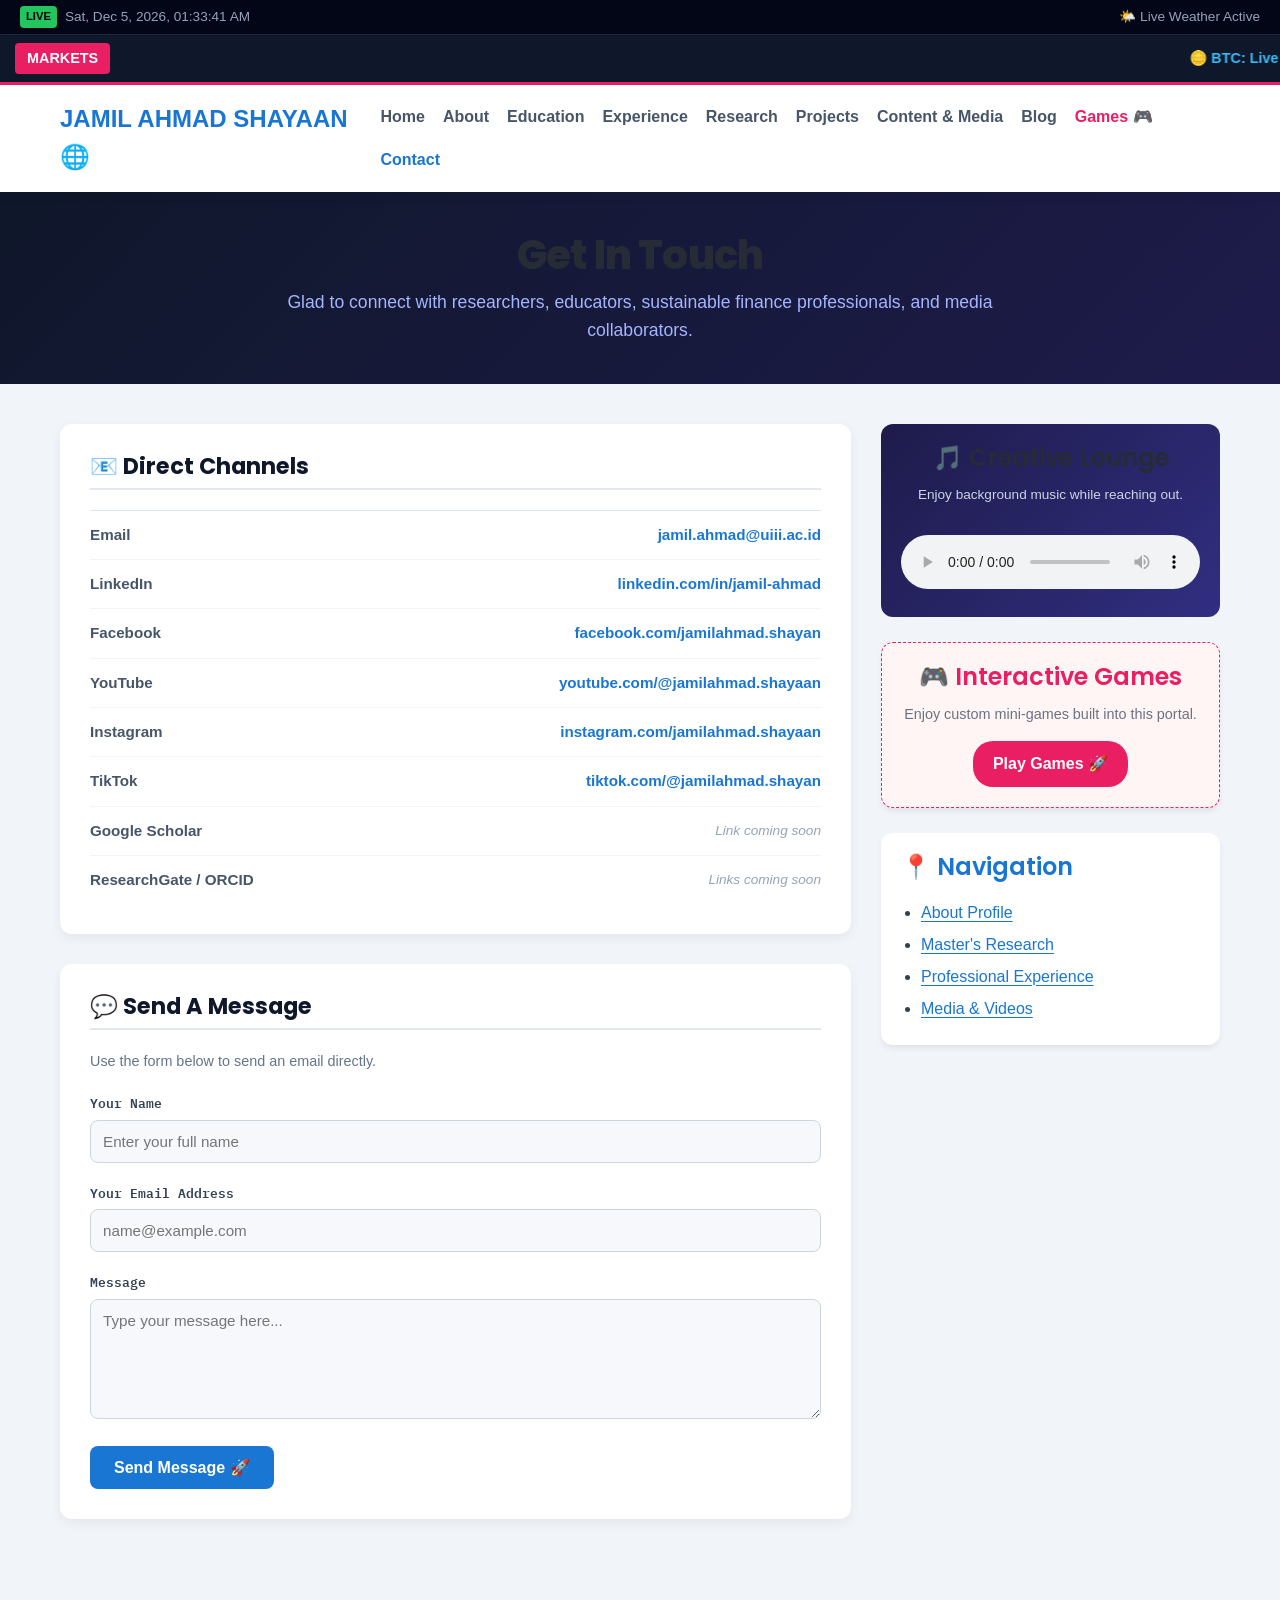
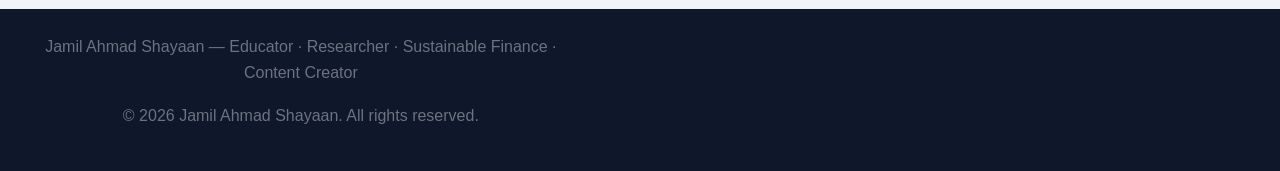
<file: contact.html>
<!DOCTYPE html>
<html lang="en">
<head>
  <meta charset="UTF-8">
  <meta name="viewport" content="width=device-width, initial-scale=1.0">
  <title>Contact | Jamil Ahmad Shayaan</title>
  <meta name="description" content="Get in touch with Jamil Ahmad Shayaan — educator, researcher, and sustainable finance professional.">
  <link rel="canonical" href="https://jamilahmad.example/contact.html">
  <meta name="author" content="Jamil Ahmad Shayaan">
  <meta name="robots" content="index, follow">

  <!-- Open Graph / Social Media -->
  <meta property="og:type" content="website">
  <meta property="og:site_name" content="Jamil Ahmad Shayaan">
  <meta property="og:title" content="Contact | Jamil Ahmad Shayaan">
  <meta property="og:description" content="Get in touch with Jamil Ahmad Shayaan — educator, researcher, and sustainable finance professional.">
  <meta property="og:url" content="https://jamilahmad.example/contact.html">
  <meta property="og:image" content="https://jamilahmad.example/assets/og-image.jpg">

  <meta name="twitter:card" content="summary_large_image">
  <meta name="twitter:title" content="Contact | Jamil Ahmad Shayaan">
  <meta name="twitter:description" content="Get in touch with Jamil Ahmad Shayaan — educator, researcher, and sustainable finance professional.">
  <meta name="twitter:image" content="https://jamilahmad.example/assets/og-image.jpg">

  <link rel="icon" href="assets/favicon.svg" type="image/svg+xml">
  <link rel="stylesheet" href="css/style.css">

  <!-- Schema.org Markups -->
  <script type="application/ld+json">
  {
    "@context": "https://schema.org",
    "@type": "Person",
    "@id": "https://jamilahmad.example/#person",
    "name": "Jamil Ahmad Shayaan",
    "nationality": "Pakistani",
    "jobTitle": [
      "Primary School Teacher",
      "Researcher",
      "Sustainable Finance Professional"
    ],
    "alumniOf": [
      {
        "@type": "CollegeOrUniversity",
        "name": "University of Swat"
      },
      {
        "@type": "CollegeOrUniversity",
        "name": "Universitas Islam Internasional Indonesia (UIII)"
      }
    ],
    "knowsAbout": [
      "Sustainable Finance",
      "Renewable Energy",
      "Political Stability and Economic Impact",
      "Sustainable Development",
      "Green Finance",
      "Energy Transition",
      "Financial Sustainability"
    ],
    "url": "https://jamilahmad.example",
    "sameAs": [
      "https://www.linkedin.com/in/jamil-ahmad-052539263",
      "https://www.facebook.com/jamilahmad.shayan",
      "https://youtube.com/@jamilahmad.shayaan",
      "https://www.instagram.com/jamilahmad.shayaan",
      "https://www.tiktok.com/@jamilahmad.shayan"
    ]
  }
  </script>
  <script type="application/ld+json">
  {
    "@context": "https://schema.org",
    "@type": "WebSite",
    "@id": "https://jamilahmad.example/#website",
    "url": "https://jamilahmad.example",
    "name": "Jamil Ahmad Shayaan",
    "publisher": {
      "@id": "https://jamilahmad.example/#person"
    }
  }
  </script>
  <script type="application/ld+json">
  {
    "@context": "https://schema.org",
    "@type": "BreadcrumbList",
    "itemListElement": [
      {
        "@type": "ListItem",
        "position": 1,
        "name": "Home",
        "item": "https://jamilahmad.example/"
      },
      {
        "@type": "ListItem",
        "position": 2,
        "name": "Contact",
        "item": "https://jamilahmad.example/contact.html"
      }
    ]
  }
  </script>

  <style>
    :root {
      --primary: #1976D2;
      --secondary: #E91E63;
      --dark: #0f172a;
      --light: #f8fafc;
      --card-bg: #ffffff;
    }

    body {
      margin: 0;
      font-family: 'Segoe UI', Tahoma, Geneva, Verdana, sans-serif;
      background-color: #f1f5f9;
      color: #334155;
    }

    /* Top Utility Bar */
    .top-utility-bar {
      background: #020617;
      color: #94a3b8;
      padding: 6px 20px;
      font-size: 0.85rem;
      display: flex;
      justify-content: space-between;
      align-items: center;
      border-bottom: 1px solid #1e293b;
      flex-wrap: wrap;
      gap: 10px;
    }
    .utility-item {
      display: flex;
      align-items: center;
      gap: 8px;
    }
    .live-badge {
      background: #22c55e;
      color: #000;
      font-size: 0.7rem;
      font-weight: bold;
      padding: 2px 6px;
      border-radius: 4px;
      text-transform: uppercase;
    }

    /* Ticker Bar */
    .ticker-wrap {
      width: 100%;
      background: var(--dark);
      color: #fff;
      padding: 8px 0;
      font-size: 0.9rem;
      display: flex;
      align-items: center;
      overflow: hidden;
      border-bottom: 3px solid var(--secondary);
    }
    .ticker-title {
      background: var(--secondary);
      padding: 4px 12px;
      font-weight: bold;
      border-radius: 4px;
      margin-left: 15px;
      white-space: nowrap;
    }
    .ticker-content {
      margin-left: 15px;
      white-space: nowrap;
      font-weight: 600;
      color: #38bdf8;
    }

    /* Header Navigation */
    .portal-header {
      background: #ffffff;
      box-shadow: 0 4px 12px rgba(0,0,0,0.05);
      position: sticky;
      top: 0;
      z-index: 1000;
    }
    .portal-nav {
      max-width: 1200px;
      margin: 0 auto;
      display: flex;
      justify-content: space-between;
      align-items: center;
      padding: 15px 20px;
    }
    .brand-logo {
      font-size: 1.5rem;
      font-weight: 800;
      color: var(--primary);
      text-decoration: none;
    }
    .nav-links {
      display: flex;
      gap: 18px;
      list-style: none;
      margin: 0;
      padding: 0;
      flex-wrap: wrap;
    }
    .nav-links a {
      text-decoration: none;
      color: #475569;
      font-weight: 600;
      transition: color 0.2s;
    }
    .nav-links a:hover, .nav-links a.active {
      color: var(--primary);
    }

    /* Page Hero Banner */
    .page-hero {
      background: linear-gradient(135deg, #0f172a 0%, #1e1b4b 100%);
      color: white;
      padding: 40px 20px;
      text-align: center;
    }
    .page-hero h1 {
      margin: 0;
      font-size: 2.5rem;
    }
    .page-hero p {
      color: #a5b4fc;
      font-size: 1.1rem;
      margin-top: 10px;
      max-width: 750px;
      margin: 10px auto 0 auto;
    }

    /* Layout Structure */
    .main-container {
      max-width: 1200px;
      margin: 40px auto;
      padding: 0 20px;
      display: grid;
      grid-template-columns: 2.8fr 1.2fr;
      grid-gap: 30px;
    }

    @media (max-width: 900px) {
      .main-container {
        grid-template-columns: 1fr;
      }
    }

    /* Section Styling */
    .contact-card {
      background: white;
      border-radius: 12px;
      padding: 30px;
      box-shadow: 0 4px 12px rgba(0,0,0,0.06);
      margin-bottom: 30px;
    }
    .section-title {
      font-size: 1.4rem;
      color: var(--dark);
      margin-bottom: 20px;
      border-bottom: 2px solid #e2e8f0;
      padding-bottom: 8px;
    }

    /* Direct Contact Links */
    .link-list {
      list-style: none;
      padding: 0;
      margin: 0;
    }
    .link-list li {
      display: flex;
      justify-content: space-between;
      align-items: center;
      padding: 12px 0;
      border-bottom: 1px solid #f1f5f9;
      font-size: 0.95rem;
    }
    .link-list li:last-child {
      border-bottom: none;
    }
    .link-label {
      font-weight: 600;
      color: #475569;
    }
    .link-value a {
      color: var(--primary);
      text-decoration: none;
      font-weight: 600;
    }
    .link-value a:hover {
      text-decoration: underline;
    }
    .placeholder-text {
      color: #94a3b8;
      font-style: italic;
      font-size: 0.85rem;
    }

    /* Contact Form */
    .form-field {
      margin-bottom: 20px;
    }
    .form-field label {
      display: block;
      font-weight: 600;
      margin-bottom: 6px;
      color: #334155;
    }
    .form-field input, .form-field textarea {
      width: 100%;
      padding: 12px;
      border: 1px solid #cbd5e1;
      border-radius: 8px;
      font-family: inherit;
      font-size: 0.95rem;
      box-sizing: border-box;
      transition: border-color 0.2s;
    }
    .form-field input:focus, .form-field textarea:focus {
      outline: none;
      border-color: var(--primary);
    }
    .form-field textarea {
      resize: vertical;
      min-height: 120px;
    }
    .submit-btn {
      background: var(--primary);
      color: white;
      border: none;
      padding: 12px 24px;
      font-size: 1rem;
      font-weight: bold;
      border-radius: 8px;
      cursor: pointer;
      transition: background 0.2s;
    }
    .submit-btn:hover {
      background: #1565C0;
    }

    /* Sidebar Widgets */
    .sidebar-widget {
      background: white;
      border-radius: 12px;
      padding: 20px;
      margin-bottom: 25px;
      box-shadow: 0 4px 6px -1px rgba(0,0,0,0.08);
    }
    .music-widget {
      background: linear-gradient(135deg, #1e1b4b 0%, #312e81 100%);
      color: white;
      border-radius: 12px;
      padding: 20px;
      text-align: center;
      margin-bottom: 25px;
    }
    .audio-player-custom {
      width: 100%;
      margin-top: 15px;
    }

    /* Footer */
    .portal-footer {
      background: var(--dark);
      color: #94a3b8;
      text-align: center;
      padding: 25px;
      margin-top: 60px;
    }
  </style>
</head>
<body>

  <!-- Live Clock & Weather Bar -->
  <div class="top-utility-bar">
    <div class="utility-item">
      <span class="live-badge">LIVE</span>
      <span id="liveClock">Loading Clock...</span>
    </div>
    <div class="utility-item" id="weatherDisplay">
      <span>🌤️ Weather: Loading...</span>
    </div>
  </div>

  <!-- Live Crypto & Currency Rates Ticker Bar -->
  <div class="ticker-wrap">
    <span class="ticker-title">MARKETS</span>
    <marquee class="ticker-content" id="marketTicker">
      Loading Live Bitcoin, Ethereum, USD to PKR, and USD to IDR exchange rates...
    </marquee>
  </div>

  <!-- Header Navigation -->
  <header class="portal-header">
    <div class="portal-nav">
      <a href="index.html" class="brand-logo">JAMIL AHMAD SHAYAAN 🌐</a>
      <ul class="nav-links">
        <li><a href="index.html">Home</a></li>
        <li><a href="about.html">About</a></li>
        <li><a href="education.html">Education</a></li>
        <li><a href="experience.html">Experience</a></li>
        <li><a href="research.html">Research</a></li>
        <li><a href="projects.html">Projects</a></li>
        <li><a href="content.html">Content & Media</a></li>
        <li><a href="blog.html">Blog</a></li>
        <li><a href="games.html" style="color: var(--secondary);">Games 🎮</a></li>
        <li><a href="contact.html" class="active">Contact</a></li>
      </ul>
    </div>
  </header>

  <!-- Page Banner -->
  <section class="page-hero">
    <h1>Get In Touch</h1>
    <p>Glad to connect with researchers, educators, sustainable finance professionals, and media collaborators.</p>
  </section>

  <!-- Main Content Layout -->
  <div class="main-container">

    <!-- LEFT COLUMN: Direct Info & Form -->
    <div class="left-content">

      <!-- Direct Contact Details -->
      <div class="contact-card">
        <h2 class="section-title">📧 Direct Channels</h2>
        <ul class="link-list">
          <li>
            <span class="link-label">Email</span>
            <span class="link-value"><a href="mailto:jamil.ahmad@uiii.ac.id">jamil.ahmad@uiii.ac.id</a></span>
          </li>
          <li>
            <span class="link-label">LinkedIn</span>
            <span class="link-value"><a href="https://www.linkedin.com/in/jamil-ahmad-052539263" target="_blank" rel="noopener noreferrer">linkedin.com/in/jamil-ahmad</a></span>
          </li>
          <li>
            <span class="link-label">Facebook</span>
            <span class="link-value"><a href="https://www.facebook.com/jamilahmad.shayan" target="_blank" rel="noopener noreferrer">facebook.com/jamilahmad.shayan</a></span>
          </li>
          <li>
            <span class="link-label">YouTube</span>
            <span class="link-value"><a href="https://youtube.com/@jamilahmad.shayaan" target="_blank" rel="noopener noreferrer">youtube.com/@jamilahmad.shayaan</a></span>
          </li>
          <li>
            <span class="link-label">Instagram</span>
            <span class="link-value"><a href="https://www.instagram.com/jamilahmad.shayaan" target="_blank" rel="noopener noreferrer">instagram.com/jamilahmad.shayaan</a></span>
          </li>
          <li>
            <span class="link-label">TikTok</span>
            <span class="link-value"><a href="https://www.tiktok.com/@jamilahmad.shayan" target="_blank" rel="noopener noreferrer">tiktok.com/@jamilahmad.shayan</a></span>
          </li>
          <li>
            <span class="link-label">Google Scholar</span>
            <span class="placeholder-text">Link coming soon</span>
          </li>
          <li>
            <span class="link-label">ResearchGate / ORCID</span>
            <span class="placeholder-text">Links coming soon</span>
          </li>
        </ul>
      </div>

      <!-- Message Form -->
      <div class="contact-card">
        <h2 class="section-title">💬 Send A Message</h2>
        <p style="color: #64748b; font-size: 0.9rem; margin-bottom: 20px;">Use the form below to send an email directly.</p>
        <form action="https://formspree.io/f/YOUR_FORM_ID" method="POST">
          <div class="form-field">
            <label for="name">Your Name</label>
            <input type="text" id="name" name="name" placeholder="Enter your full name" required>
          </div>
          <div class="form-field">
            <label for="email">Your Email Address</label>
            <input type="email" id="email" name="email" placeholder="name@example.com" required>
          </div>
          <div class="form-field">
            <label for="message">Message</label>
            <textarea id="message" name="message" placeholder="Type your message here..." required></textarea>
          </div>
          <button class="submit-btn" type="submit">Send Message 🚀</button>
        </form>
      </div>

    </div>

    <!-- RIGHT COLUMN: Sidebar Widgets -->
    <div class="sidebar">

      <!-- MUSIC PLAYER WIDGET -->
      <div class="music-widget">
        <h3 style="margin-top:0;">🎵 Creative Lounge</h3>
        <p style="font-size: 0.85rem; color: #cbd5e1;">Enjoy background music while reaching out.</p>
        
        <audio controls class="audio-player-custom">
          <source src="https://www.soundhelix.com/examples/mp3/SoundHelix-Song-1.mp3" type="audio/mpeg">
          Your browser does not support audio player.
        </audio>
      </div>

      <!-- GAMES BANNER -->
      <div class="sidebar-widget" style="text-align: center; background: #fff5f5; border: 1px dashed var(--secondary);">
        <h3 style="color: var(--secondary); margin-top:0;">🎮 Interactive Games</h3>
        <p style="font-size:0.9rem;">Enjoy custom mini-games built into this portal.</p>
        <a href="games.html" style="display:inline-block; background: var(--secondary); color: white; padding: 10px 20px; border-radius: 20px; text-decoration: none; font-weight: bold;">Play Games 🚀</a>
      </div>

      <!-- QUICK LINKS -->
      <div class="sidebar-widget">
        <h3 style="margin-top:0; color: var(--primary);">📍 Navigation</h3>
        <ul style="padding-left: 20px; line-height: 2; margin-bottom:0;">
          <li><a href="about.html">About Profile</a></li>
          <li><a href="research.html">Master's Research</a></li>
          <li><a href="experience.html">Professional Experience</a></li>
          <li><a href="content.html">Media & Videos</a></li>
        </ul>
      </div>

    </div>

  </div>

  <!-- Footer -->
  <footer class="portal-footer">
    <p>Jamil Ahmad Shayaan — Educator &middot; Researcher &middot; Sustainable Finance &middot; Content Creator</p>
    <p>&copy; 2026 Jamil Ahmad Shayaan. All rights reserved.</p>
  </footer>

  <!-- AUTOMATIC LIVE SCRIPTS -->
  <script>
    /* 1. LIVE CLOCK */
    function updateLiveClock() {
      const now = new Date();
      const options = { weekday: 'short', year: 'numeric', month: 'short', day: 'numeric', hour: '2-digit', minute: '2-digit', second: '2-digit' };
      document.getElementById('liveClock').innerText = now.toLocaleDateString('en-US', options);
    }
    setInterval(updateLiveClock, 1000);
    updateLiveClock();

    /* 2. LIVE WEATHER */
    async function fetchLiveWeather() {
      try {
        const res = await fetch('https://api.open-meteo.com/v1/forecast?latitude=-6.4025&longitude=106.7942&current_weather=true');
        const data = await res.json();
        const temp = data.current_weather.temperature;
        document.getElementById('weatherDisplay').innerHTML = `<span>🌤️ Location: Depok, West Java | Temp: <strong>${temp}°C</strong></span>`;
      } catch (e) {
        document.getElementById('weatherDisplay').innerHTML = `<span>🌤️ Live Weather Active</span>`;
      }
    }
    fetchLiveWeather();

    /* 3. LIVE MARKET RATES */
    async function fetchLiveMarketRates() {
      const tickerEl = document.getElementById('marketTicker');
      try {
        const cryptoRes = await fetch('https://api.coingecko.com/api/v3/simple/price?ids=bitcoin,ethereum&vs_currencies=usd');
        const cryptoData = await cryptoRes.json();
        const forexRes = await fetch('https://open.er-api.com/v6/latest/USD');
        const forexData = await forexRes.json();

        const btc = cryptoData.bitcoin.usd.toLocaleString();
        const eth = cryptoData.ethereum.usd.toLocaleString();
        const pkr = forexData.rates.PKR ? forexData.rates.PKR.toFixed(2) : 'N/A';
        const idr = forexData.rates.IDR ? forexData.rates.IDR.toFixed(0) : 'N/A';

        tickerEl.innerHTML = `🪙 Bitcoin (BTC): <strong>$${btc}</strong> &nbsp;|&nbsp; 💎 Ethereum (ETH): <strong>$${eth}</strong> &nbsp;|&nbsp; 🇵🇰 USD to PKR: <strong>Rs ${pkr}</strong> &nbsp;|&nbsp; 🇮🇩 USD to IDR: <strong>Rp ${idr}</strong>`;
      } catch (e) {
        tickerEl.innerHTML = `🪙 BTC: Live Tracking &nbsp;|&nbsp; 🇵🇰 USD to PKR: Live Rates &nbsp;|&nbsp; 🇮🇩 USD to IDR: Live Rates`;
      }
    }
    fetchLiveMarketRates();
    setInterval(fetchLiveMarketRates, 60000);
  </script>

</body>
</html>
</file>
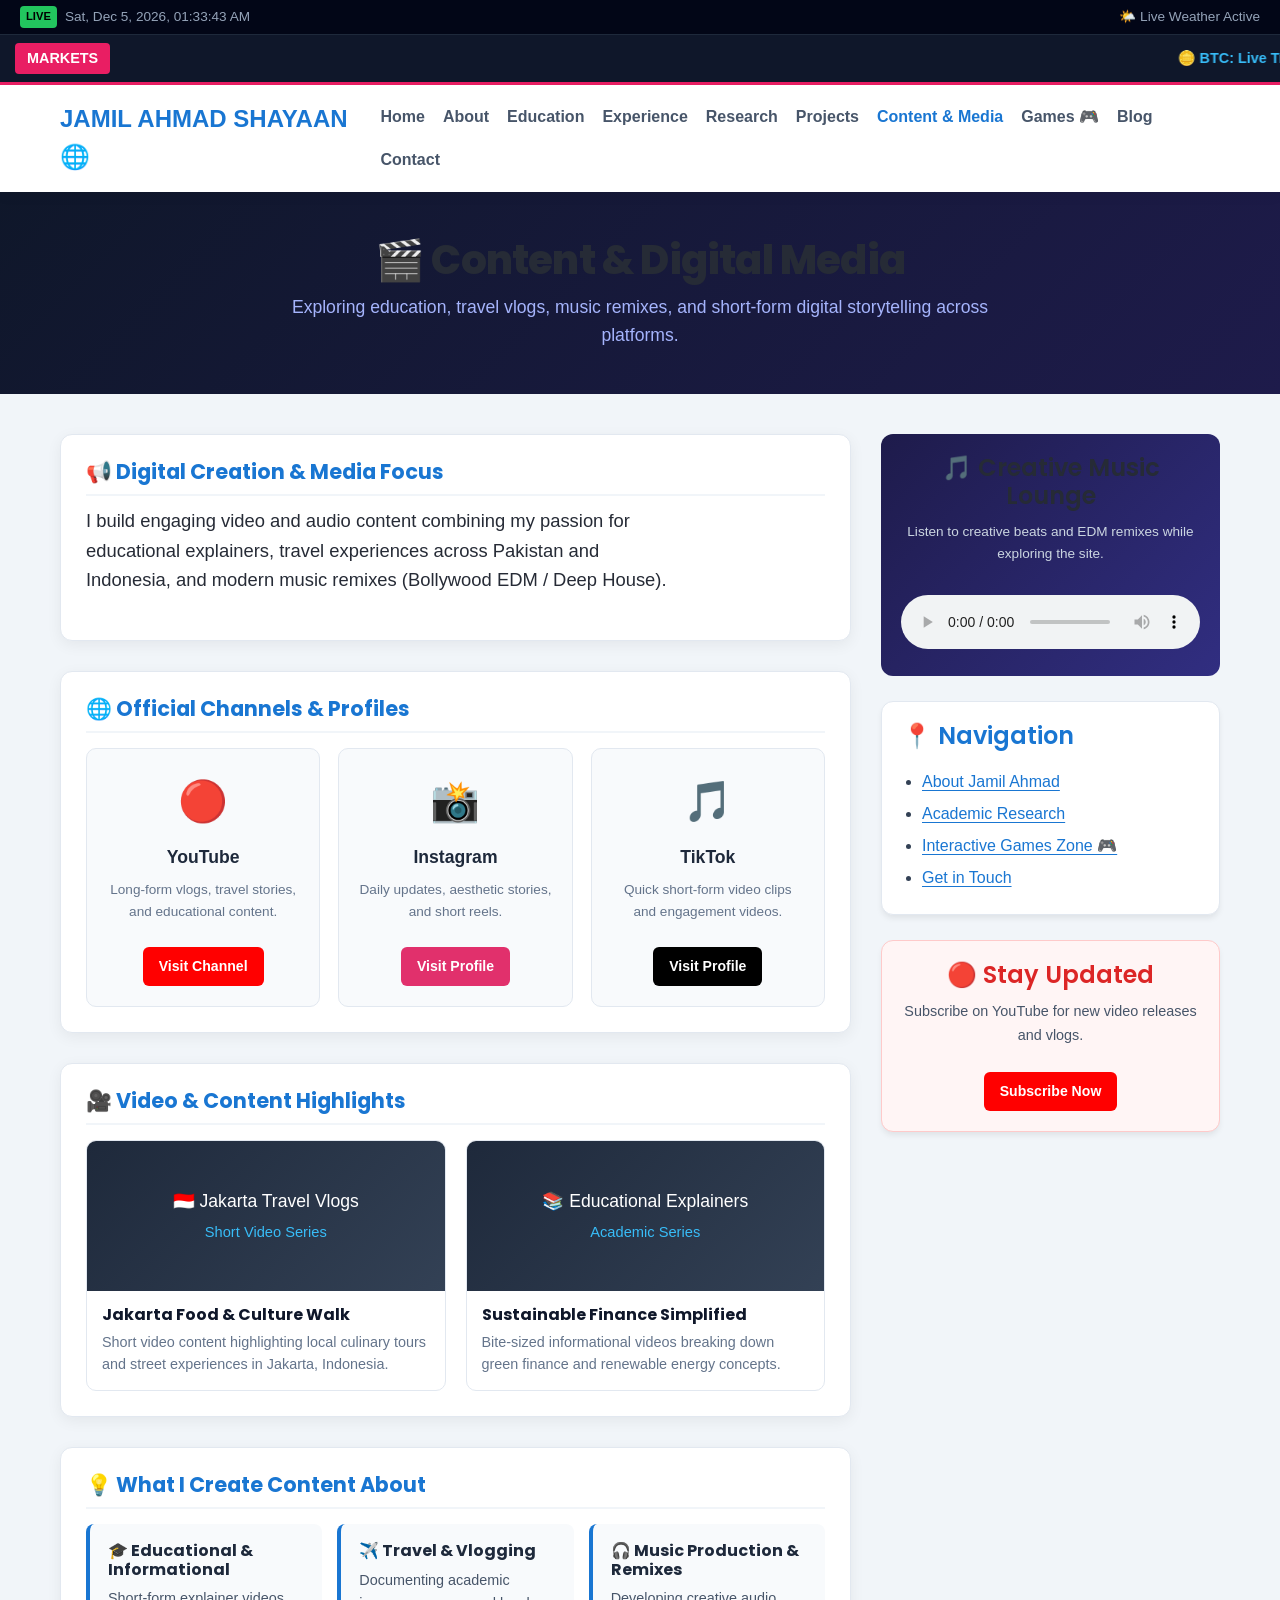
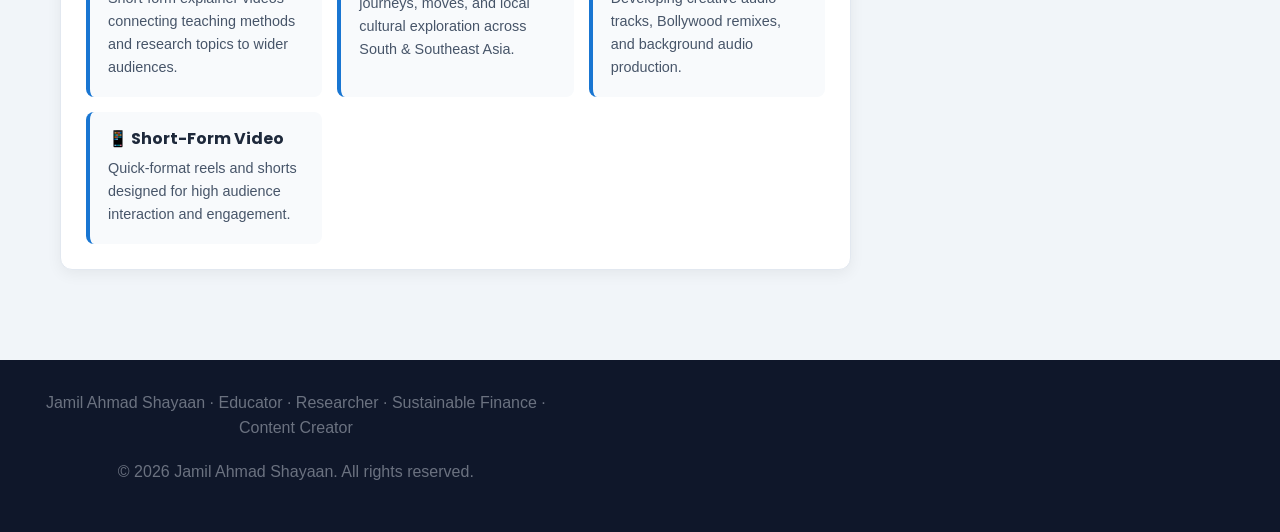
<file: content.html>
<!DOCTYPE html>
<html lang="en">
<head>
  <meta charset="UTF-8">
  <meta name="viewport" content="width=device-width, initial-scale=1.0">
  <title>Content & Media | Jamil Ahmad Shayaan</title>
  <meta name="description" content="Jamil Ahmad Shayaan's digital content portfolio: short-form videos, travel vlogs, music production, and educational media.">
  <link rel="canonical" href="https://jamilahmad.example/content.html">
  <meta name="author" content="Jamil Ahmad Shayaan">
  <meta name="robots" content="index, follow">

  <!-- Open Graph / Social Media -->
  <meta property="og:type" content="website">
  <meta property="og:site_name" content="Jamil Ahmad Shayaan">
  <meta property="og:title" content="Content & Media | Jamil Ahmad Shayaan">
  <meta property="og:description" content="Jamil Ahmad Shayaan's digital content portfolio: short-form videos, travel vlogs, music production, and educational media.">
  <meta property="og:url" content="https://jamilahmad.example/content.html">
  <meta property="og:image" content="https://jamilahmad.example/assets/og-image.jpg">

  <!-- Twitter Card -->
  <meta name="twitter:card" content="summary_large_image">
  <meta name="twitter:title" content="Content & Media | Jamil Ahmad Shayaan">
  <meta name="twitter:description" content="Jamil Ahmad Shayaan's digital content portfolio: short-form videos, travel vlogs, music production, and educational media.">
  <meta name="twitter:image" content="https://jamilahmad.example/assets/og-image.jpg">

  <link rel="icon" href="assets/favicon.svg" type="image/svg+xml">
  <link rel="stylesheet" href="css/style.css">

  <!-- JSON-LD Structured Data -->
  <script type="application/ld+json">
  {
    "@context": "https://schema.org",
    "@type": "Person",
    "@id": "https://jamilahmad.example/#person",
    "name": "Jamil Ahmad Shayaan",
    "nationality": "Pakistani",
    "jobTitle": [
      "Teacher",
      "Researcher",
      "Sustainable Finance Professional",
      "Digital Content Creator"
    ],
    "alumniOf": [
      {
        "@type": "CollegeOrUniversity",
        "name": "University of Swat"
      },
      {
        "@type": "CollegeOrUniversity",
        "name": "Universitas Islam Internasional Indonesia (UIII)"
      }
    ],
    "knowsAbout": [
      "Sustainable Finance",
      "Renewable Energy",
      "Video Production",
      "Digital Media Creation",
      "Educational Content"
    ],
    "url": "https://jamilahmad.example",
    "sameAs": [
      "https://www.linkedin.com/in/jamil-ahmad-052539263",
      "https://youtube.com/@jamilahmad.shayaan",
      "https://www.instagram.com/jamilahmad.shayaan",
      "https://www.tiktok.com/@jamilahmad.shayan"
    ]
  }
  </script>
  <script type="application/ld+json">
  {
    "@context": "https://schema.org",
    "@type": "WebSite",
    "@id": "https://jamilahmad.example/#website",
    "url": "https://jamilahmad.example",
    "name": "Jamil Ahmad Shayaan",
    "publisher": {
      "@id": "https://jamilahmad.example/#person"
    }
  }
  </script>
  <script type="application/ld+json">
  {
    "@context": "https://schema.org",
    "@type": "BreadcrumbList",
    "itemListElement": [
      {
        "@type": "ListItem",
        "position": 1,
        "name": "Home",
        "item": "https://jamilahmad.example/"
      },
      {
        "@type": "ListItem",
        "position": 2,
        "name": "Content & Media",
        "item": "https://jamilahmad.example/content.html"
      }
    ]
  }
  </script>

  <style>
    :root {
      --primary: #1976D2;
      --secondary: #E91E63;
      --dark: #0f172a;
      --light: #f8fafc;
      --card-bg: #ffffff;
    }

    body {
      margin: 0;
      font-family: 'Segoe UI', Tahoma, Geneva, Verdana, sans-serif;
      background-color: #f1f5f9;
      color: #334155;
    }

    /* Top Utility Bar */
    .top-utility-bar {
      background: #020617;
      color: #94a3b8;
      padding: 6px 20px;
      font-size: 0.85rem;
      display: flex;
      justify-content: space-between;
      align-items: center;
      border-bottom: 1px solid #1e293b;
      flex-wrap: wrap;
      gap: 10px;
    }
    .utility-item {
      display: flex;
      align-items: center;
      gap: 8px;
    }
    .live-badge {
      background: #22c55e;
      color: #000;
      font-size: 0.7rem;
      font-weight: bold;
      padding: 2px 6px;
      border-radius: 4px;
      text-transform: uppercase;
    }

    /* Market Ticker Bar */
    .ticker-wrap {
      width: 100%;
      background: var(--dark);
      color: #fff;
      padding: 8px 0;
      font-size: 0.9rem;
      display: flex;
      align-items: center;
      overflow: hidden;
      border-bottom: 3px solid var(--secondary);
    }
    .ticker-title {
      background: var(--secondary);
      padding: 4px 12px;
      font-weight: bold;
      border-radius: 4px;
      margin-left: 15px;
      white-space: nowrap;
    }
    .ticker-content {
      margin-left: 15px;
      white-space: nowrap;
      font-weight: 600;
      color: #38bdf8;
    }

    /* Header Navigation */
    .portal-header {
      background: #ffffff;
      box-shadow: 0 4px 12px rgba(0,0,0,0.05);
      position: sticky;
      top: 0;
      z-index: 1000;
    }
    .portal-nav {
      max-width: 1200px;
      margin: 0 auto;
      display: flex;
      justify-content: space-between;
      align-items: center;
      padding: 15px 20px;
    }
    .brand-logo {
      font-size: 1.5rem;
      font-weight: 800;
      color: var(--primary);
      text-decoration: none;
    }
    .nav-links {
      display: flex;
      gap: 18px;
      list-style: none;
      margin: 0;
      padding: 0;
      flex-wrap: wrap;
    }
    .nav-links a {
      text-decoration: none;
      color: #475569;
      font-weight: 600;
      transition: color 0.2s;
    }
    .nav-links a:hover, .nav-links a.active {
      color: var(--primary);
    }

    /* Page Hero Banner */
    .page-hero {
      background: linear-gradient(135deg, #0f172a 0%, #1e1b4b 100%);
      color: white;
      padding: 45px 20px;
      text-align: center;
    }
    .page-hero h1 {
      margin: 0;
      font-size: 2.5rem;
    }
    .page-hero p {
      color: #a5b4fc;
      font-size: 1.1rem;
      margin-top: 10px;
      max-width: 750px;
      margin: 10px auto 0 auto;
    }

    /* Layout Structure */
    .main-container {
      max-width: 1200px;
      margin: 40px auto;
      padding: 0 20px;
      display: grid;
      grid-template-columns: 2.8fr 1.2fr;
      grid-gap: 30px;
    }

    @media (max-width: 900px) {
      .main-container {
        grid-template-columns: 1fr;
      }
    }

    /* Card Box Styles */
    .content-box {
      background: #ffffff;
      border-radius: 12px;
      padding: 25px;
      margin-bottom: 30px;
      box-shadow: 0 4px 15px rgba(0,0,0,0.06);
      border: 1px solid #e2e8f0;
    }
    .box-title {
      color: var(--primary);
      margin-top: 0;
      font-size: 1.3rem;
      border-bottom: 2px solid #f1f5f9;
      padding-bottom: 10px;
      display: flex;
      align-items: center;
      gap: 10px;
    }

    /* Channels Grid */
    .channel-grid {
      display: grid;
      grid-template-columns: repeat(auto-fit, minmax(220px, 1fr));
      gap: 18px;
      margin-top: 15px;
    }
    .channel-card {
      background: #f8fafc;
      border: 1px solid #e2e8f0;
      border-radius: 10px;
      padding: 20px;
      text-align: center;
      transition: transform 0.2s, box-shadow 0.2s;
    }
    .channel-card:hover {
      transform: translateY(-3px);
      box-shadow: 0 8px 20px rgba(0,0,0,0.08);
    }
    .channel-icon {
      font-size: 2.5rem;
      margin-bottom: 10px;
    }
    .channel-name {
      font-size: 1.1rem;
      font-weight: 700;
      color: #1e293b;
      margin-bottom: 8px;
    }
    .btn-visit {
      display: inline-block;
      background: var(--primary);
      color: #fff;
      padding: 8px 16px;
      border-radius: 6px;
      text-decoration: none;
      font-weight: bold;
      font-size: 0.88rem;
      margin-top: 10px;
      transition: background 0.2s;
    }
    .btn-visit:hover {
      background: #1565C0;
    }
    .btn-yt { background: #FF0000; }
    .btn-yt:hover { background: #CC0000; }
    .btn-ig { background: #E1306C; }
    .btn-ig:hover { background: #C13584; }
    .btn-tk { background: #000000; }
    .btn-tk:hover { background: #222222; }

    /* Media Showcase Cards */
    .media-grid {
      display: grid;
      grid-template-columns: repeat(auto-fit, minmax(260px, 1fr));
      gap: 20px;
      margin-top: 15px;
    }
    .media-card {
      border: 1px solid #e2e8f0;
      border-radius: 10px;
      overflow: hidden;
      background: #fff;
    }
    .media-preview-placeholder {
      background: linear-gradient(135deg, #1e293b 0%, #334155 100%);
      color: white;
      height: 150px;
      display: flex;
      flex-direction: column;
      align-items: center;
      justify-content: center;
      font-size: 1.1rem;
      text-align: center;
      padding: 15px;
    }
    .media-info {
      padding: 15px;
    }
    .media-info h4 {
      margin: 0 0 8px 0;
      color: #0f172a;
    }
    .media-info p {
      margin: 0;
      font-size: 0.9rem;
      color: #64748b;
      line-height: 1.5;
    }

    /* Focus Area Grid */
    .focus-grid {
      display: grid;
      grid-template-columns: repeat(auto-fit, minmax(220px, 1fr));
      gap: 15px;
      margin-top: 15px;
    }
    .focus-card {
      background: #f8fafc;
      padding: 18px;
      border-radius: 8px;
      border-left: 4px solid var(--primary);
    }
    .focus-card h4 {
      margin: 0 0 8px 0;
      color: #1e293b;
    }
    .focus-card p {
      margin: 0;
      font-size: 0.9rem;
      color: #475569;
    }

    /* Sidebar Widgets */
    .sidebar-widget {
      background: white;
      border-radius: 12px;
      padding: 20px;
      margin-bottom: 25px;
      box-shadow: 0 4px 6px -1px rgba(0,0,0,0.08);
      border: 1px solid #e2e8f0;
    }
    .music-widget {
      background: linear-gradient(135deg, #1e1b4b 0%, #312e81 100%);
      color: white;
      border-radius: 12px;
      padding: 20px;
      text-align: center;
      margin-bottom: 25px;
    }
    .audio-player-custom {
      width: 100%;
      margin-top: 15px;
    }

    /* Footer */
    .portal-footer {
      background: var(--dark);
      color: #94a3b8;
      text-align: center;
      padding: 30px 20px;
      margin-top: 60px;
    }
  </style>
</head>
<body>

  <!-- Live Clock & Weather Bar -->
  <div class="top-utility-bar">
    <div class="utility-item">
      <span class="live-badge">LIVE</span>
      <span id="liveClock">Loading Clock...</span>
    </div>
    <div class="utility-item" id="weatherDisplay">
      <span>🌤️ Weather: Loading...</span>
    </div>
  </div>

  <!-- Live Market Ticker Bar -->
  <div class="ticker-wrap">
    <span class="ticker-title">MARKETS</span>
    <marquee class="ticker-content" id="marketTicker">
      Loading Live Bitcoin, Ethereum, USD to PKR, and USD to IDR rates...
    </marquee>
  </div>

  <!-- Header Navigation -->
  <header class="portal-header">
    <div class="portal-nav">
      <a href="index.html" class="brand-logo">JAMIL AHMAD SHAYAAN 🌐</a>
      <ul class="nav-links">
        <li><a href="index.html">Home</a></li>
        <li><a href="about.html">About</a></li>
        <li><a href="education.html">Education</a></li>
        <li><a href="experience.html">Experience</a></li>
        <li><a href="research.html">Research</a></li>
        <li><a href="projects.html">Projects</a></li>
        <li><a href="content.html" class="active" style="color: var(--primary);">Content & Media</a></li>
        <li><a href="games.html">Games 🎮</a></li>
        <li><a href="blog.html">Blog</a></li>
        <li><a href="contact.html">Contact</a></li>
      </ul>
    </div>
  </header>

  <!-- Page Banner -->
  <section class="page-hero">
    <h1>🎬 Content & Digital Media</h1>
    <p>Exploring education, travel vlogs, music remixes, and short-form digital storytelling across platforms.</p>
  </section>

  <!-- Main Content Layout -->
  <div class="main-container">

    <!-- LEFT COLUMN: Main Content -->
    <div class="left-content">

      <!-- SECTION 1: Overview -->
      <div class="content-box">
        <h2 class="box-title">📢 Digital Creation & Media Focus</h2>
        <p class="lede">I build engaging video and audio content combining my passion for educational explainers, travel experiences across Pakistan and Indonesia, and modern music remixes (Bollywood EDM / Deep House).</p>
      </div>

      <!-- SECTION 2: Official Social Channels -->
      <div class="content-box">
        <h2 class="box-title">🌐 Official Channels & Profiles</h2>
        <div class="channel-grid">

          <div class="channel-card">
            <div class="channel-icon">🔴</div>
            <div class="channel-name">YouTube</div>
            <p style="font-size:0.85rem; color:#64748b;">Long-form vlogs, travel stories, and educational content.</p>
            <a href="https://youtube.com/@jamilahmad.shayaan?si=5ruy9DWVkDASQ6AP" target="_blank" rel="noopener noreferrer" class="btn-visit btn-yt">Visit Channel</a>
          </div>

          <div class="channel-card">
            <div class="channel-icon">📸</div>
            <div class="channel-name">Instagram</div>
            <p style="font-size:0.85rem; color:#64748b;">Daily updates, aesthetic stories, and short reels.</p>
            <a href="https://www.instagram.com/jamilahmad.shayaan?igsi=MWprN2U1NnhsdXNqbg==" target="_blank" rel="noopener noreferrer" class="btn-visit btn-ig">Visit Profile</a>
          </div>

          <div class="channel-card">
            <div class="channel-icon">🎵</div>
            <div class="channel-name">TikTok</div>
            <p style="font-size:0.85rem; color:#64748b;">Quick short-form video clips and engagement videos.</p>
            <a href="https://www.tiktok.com/@jamilahmad.shayan" target="_blank" rel="noopener noreferrer" class="btn-visit btn-tk">Visit Profile</a>
          </div>

        </div>
      </div>

      <!-- SECTION 3: Content Highlights -->
      <div class="content-box">
        <h2 class="box-title">🎥 Video & Content Highlights</h2>
        <div class="media-grid">

          <div class="media-card">
            <div class="media-preview-placeholder">
              <span>🇮🇩 Jakarta Travel Vlogs</span>
              <small style="margin-top:5px; color:#38bdf8;">Short Video Series</small>
            </div>
            <div class="media-info">
              <h4>Jakarta Food & Culture Walk</h4>
              <p>Short video content highlighting local culinary tours and street experiences in Jakarta, Indonesia.</p>
            </div>
          </div>

          <div class="media-card">
            <div class="media-preview-placeholder">
              <span>📚 Educational Explainers</span>
              <small style="margin-top:5px; color:#38bdf8;">Academic Series</small>
            </div>
            <div class="media-info">
              <h4>Sustainable Finance Simplified</h4>
              <p>Bite-sized informational videos breaking down green finance and renewable energy concepts.</p>
            </div>
          </div>

        </div>
      </div>

      <!-- SECTION 4: Content Categories -->
      <div class="content-box">
        <h2 class="box-title">💡 What I Create Content About</h2>
        <div class="focus-grid">

          <div class="focus-card">
            <h4>🎓 Educational & Informational</h4>
            <p>Short-form explainer videos connecting teaching methods and research topics to wider audiences.</p>
          </div>

          <div class="focus-card">
            <h4>✈️ Travel & Vlogging</h4>
            <p>Documenting academic journeys, moves, and local cultural exploration across South & Southeast Asia.</p>
          </div>

          <div class="focus-card">
            <h4>🎧 Music Production & Remixes</h4>
            <p>Developing creative audio tracks, Bollywood remixes, and background audio production.</p>
          </div>

          <div class="focus-card">
            <h4>📱 Short-Form Video</h4>
            <p>Quick-format reels and shorts designed for high audience interaction and engagement.</p>
          </div>

        </div>
      </div>

    </div>

    <!-- RIGHT COLUMN: Sidebar -->
    <div class="sidebar">

      <!-- MUSIC PLAYER WIDGET -->
      <div class="music-widget">
        <h3 style="margin-top:0;">🎵 Creative Music Lounge</h3>
        <p style="font-size: 0.85rem; color: #cbd5e1;">Listen to creative beats and EDM remixes while exploring the site.</p>
        
        <audio controls class="audio-player-custom">
          <source src="https://www.soundhelix.com/examples/mp3/SoundHelix-Song-1.mp3" type="audio/mpeg">
          Your browser does not support audio player.
        </audio>
      </div>

      <!-- QUICK LINKS WIDGET -->
      <div class="sidebar-widget">
        <h3 style="margin-top:0; color: var(--primary);">📍 Navigation</h3>
        <ul style="padding-left: 20px; line-height: 2; margin-bottom:0;">
          <li><a href="about.html">About Jamil Ahmad</a></li>
          <li><a href="research.html">Academic Research</a></li>
          <li><a href="games.html">Interactive Games Zone 🎮</a></li>
          <li><a href="contact.html">Get in Touch</a></li>
        </ul>
      </div>

      <!-- YOUTUBE SUBSCRIBE CARD -->
      <div class="sidebar-widget" style="text-align: center; background: #fff5f5; border-color: #fecaca;">
        <h3 style="margin-top:0; color: #dc2626;">🔴 Stay Updated</h3>
        <p style="font-size:0.9rem; color:#475569;">Subscribe on YouTube for new video releases and vlogs.</p>
        <a href="https://youtube.com/@jamilahmad.shayaan?si=5ruy9DWVkDASQ6AP" target="_blank" rel="noopener noreferrer" class="btn-visit btn-yt">Subscribe Now</a>
      </div>

    </div>

  </div>

  <!-- Footer -->
  <footer class="portal-footer">
    <p>Jamil Ahmad Shayaan &middot; Educator &middot; Researcher &middot; Sustainable Finance &middot; Content Creator</p>
    <p>&copy; 2026 Jamil Ahmad Shayaan. All rights reserved.</p>
  </footer>

  <!-- SCRIPT LOGIC -->
  <script>
    /* ========================================= */
    /* 1. LIVE UTILITY BAR & MARKET TICKER       */
    /* ========================================= */
    function updateLiveClock() {
      const now = new Date();
      const options = { weekday: 'short', year: 'numeric', month: 'short', day: 'numeric', hour: '2-digit', minute: '2-digit', second: '2-digit' };
      document.getElementById('liveClock').innerText = now.toLocaleDateString('en-US', options);
    }
    setInterval(updateLiveClock, 1000);
    updateLiveClock();

    async function fetchLiveWeather() {
      try {
        const res = await fetch('https://api.open-meteo.com/v1/forecast?latitude=-6.4025&longitude=106.7942&current_weather=true');
        const data = await res.json();
        const temp = data.current_weather.temperature;
        document.getElementById('weatherDisplay').innerHTML = `<span>🌤️ Location: Depok, West Java | Temp: <strong>${temp}°C</strong></span>`;
      } catch (e) {
        document.getElementById('weatherDisplay').innerHTML = `<span>🌤️ Live Weather Active</span>`;
      }
    }
    fetchLiveWeather();

    async function fetchLiveMarketRates() {
      const tickerEl = document.getElementById('marketTicker');
      try {
        const cryptoRes = await fetch('https://api.coingecko.com/api/v3/simple/price?ids=bitcoin,ethereum&vs_currencies=usd');
        const cryptoData = await cryptoRes.json();
        const forexRes = await fetch('https://open.er-api.com/v6/latest/USD');
        const forexData = await forexRes.json();

        const btc = cryptoData.bitcoin.usd.toLocaleString();
        const eth = cryptoData.ethereum.usd.toLocaleString();
        const pkr = forexData.rates.PKR ? forexData.rates.PKR.toFixed(2) : 'N/A';
        const idr = forexData.rates.IDR ? forexData.rates.IDR.toFixed(0) : 'N/A';

        tickerEl.innerHTML = `🪙 Bitcoin (BTC): <strong>$${btc}</strong> &nbsp;|&nbsp; 💎 Ethereum (ETH): <strong>$${eth}</strong> &nbsp;|&nbsp; 🇵🇰 USD to PKR: <strong>Rs ${pkr}</strong> &nbsp;|&nbsp; 🇮🇩 USD to IDR: <strong>Rp ${idr}</strong>`;
      } catch (e) {
        tickerEl.innerHTML = `🪙 BTC: Live Tracking &nbsp;|&nbsp; 🇵🇰 USD to PKR: Live Rates &nbsp;|&nbsp; 🇮🇩 USD to IDR: Live Rates`;
      }
    }
    fetchLiveMarketRates();
    setInterval(fetchLiveMarketRates, 60000);
  </script>

</body>
</html>
</file>
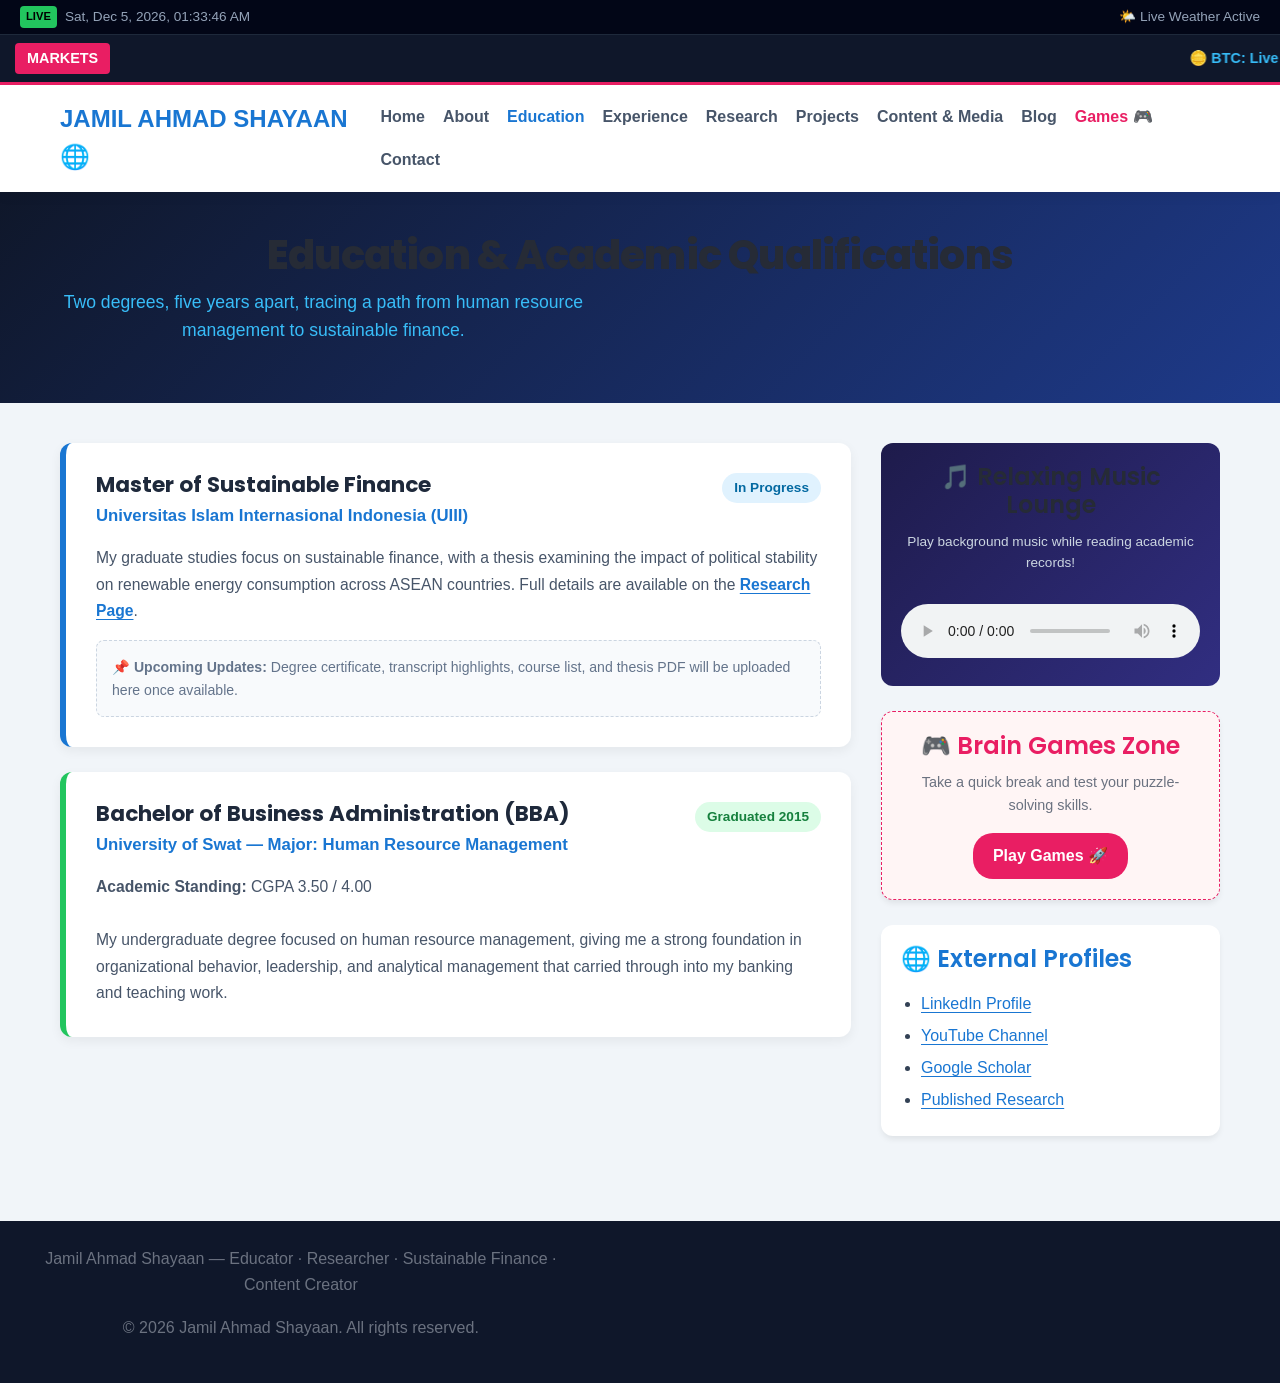
<file: education.html>
<!DOCTYPE html>
<html lang="en">
<head>
  <meta charset="UTF-8">
  <meta name="viewport" content="width=device-width, initial-scale=1.0">
  <title>Education | Jamil Ahmad Shayaan</title>
  <meta name="description" content="Jamil Ahmad's education: a BBA in Human Resource Management from the University of Swat and a Master's in Sustainable Finance from UIII.">
  <link rel="canonical" href="https://jamilahmad.example/education.html">
  <meta name="author" content="Jamil Ahmad Shayaan">
  <meta name="robots" content="index, follow">

  <meta property="og:type" content="website">
  <meta property="og:site_name" content="Jamil Ahmad Shayaan">
  <meta property="og:title" content="Education | Jamil Ahmad Shayaan">
  <meta property="og:description" content="Jamil Ahmad's education: a BBA in Human Resource Management from the University of Swat and a Master's in Sustainable Finance from UIII.">
  <meta property="og:url" content="https://jamilahmad.example/education.html">
  <meta property="og:image" content="https://jamilahmad.example/assets/og-image.jpg">

  <meta name="twitter:card" content="summary_large_image">
  <meta name="twitter:title" content="Education | Jamil Ahmad Shayaan">
  <meta name="twitter:description" content="Jamil Ahmad's education: a BBA in Human Resource Management from the University of Swat and a Master's in Sustainable Finance from UIII.">
  <meta name="twitter:image" content="https://jamilahmad.example/assets/og-image.jpg">

  <link rel="icon" href="assets/favicon.svg" type="image/svg+xml">
  <link rel="stylesheet" href="css/style.css">

  <script type="application/ld+json">
  {
    "@context": "https://schema.org",
    "@type": "Person",
    "@id": "https://jamilahmad.example/#person",
    "name": "Jamil Ahmad Shayaan",
    "nationality": "Pakistani",
    "jobTitle": [
      "Primary School Teacher",
      "Researcher",
      "Sustainable Finance Professional"
    ],
    "alumniOf": [
      {
        "@type": "CollegeOrUniversity",
        "name": "University of Swat"
      },
      {
        "@type": "CollegeOrUniversity",
        "name": "Universitas Islam Internasional Indonesia (UIII)"
      }
    ],
    "knowsAbout": [
      "Sustainable Finance",
      "Renewable Energy",
      "Political Stability and Economic Impact",
      "Sustainable Development",
      "Green Finance",
      "Energy Transition",
      "Financial Sustainability"
    ],
    "url": "https://jamilahmad.example",
    "sameAs": []
  }
  </script>
  <script type="application/ld+json">
  {
    "@context": "https://schema.org",
    "@type": "WebSite",
    "@id": "https://jamilahmad.example/#website",
    "url": "https://jamilahmad.example",
    "name": "Jamil Ahmad Shayaan",
    "publisher": {
      "@id": "https://jamilahmad.example/#person"
    }
  }
  </script>
  <script type="application/ld+json">
  {
    "@context": "https://schema.org",
    "@type": "BreadcrumbList",
    "itemListElement": [
      {
        "@type": "ListItem",
        "position": 1,
        "name": "Home",
        "item": "https://jamilahmad.example/"
      },
      {
        "@type": "ListItem",
        "position": 2,
        "name": "Education",
        "item": "https://jamilahmad.example/education.html"
      }
    ]
  }
  </script>

  <style>
    :root {
      --primary: #1976D2;
      --secondary: #E91E63;
      --dark: #0f172a;
      --light: #f8fafc;
      --card-bg: #ffffff;
    }

    body {
      margin: 0;
      font-family: 'Segoe UI', Tahoma, Geneva, Verdana, sans-serif;
      background-color: #f1f5f9;
      color: #334155;
    }

    /* Top Utility Bar */
    .top-utility-bar {
      background: #020617;
      color: #94a3b8;
      padding: 6px 20px;
      font-size: 0.85rem;
      display: flex;
      justify-content: space-between;
      align-items: center;
      border-bottom: 1px solid #1e293b;
      flex-wrap: wrap;
      gap: 10px;
    }
    .utility-item {
      display: flex;
      align-items: center;
      gap: 8px;
    }
    .live-badge {
      background: #22c55e;
      color: #000;
      font-size: 0.7rem;
      font-weight: bold;
      padding: 2px 6px;
      border-radius: 4px;
      text-transform: uppercase;
    }

    /* Ticker Bar */
    .ticker-wrap {
      width: 100%;
      background: var(--dark);
      color: #fff;
      padding: 8px 0;
      font-size: 0.9rem;
      display: flex;
      align-items: center;
      overflow: hidden;
      border-bottom: 3px solid var(--secondary);
    }
    .ticker-title {
      background: var(--secondary);
      padding: 4px 12px;
      font-weight: bold;
      border-radius: 4px;
      margin-left: 15px;
      white-space: nowrap;
    }
    .ticker-content {
      margin-left: 15px;
      white-space: nowrap;
      font-weight: 600;
      color: #38bdf8;
    }

    /* Header Navigation */
    .portal-header {
      background: #ffffff;
      box-shadow: 0 4px 12px rgba(0,0,0,0.05);
      position: sticky;
      top: 0;
      z-index: 1000;
    }
    .portal-nav {
      max-width: 1200px;
      margin: 0 auto;
      display: flex;
      justify-content: space-between;
      align-items: center;
      padding: 15px 20px;
    }
    .brand-logo {
      font-size: 1.5rem;
      font-weight: 800;
      color: var(--primary);
      text-decoration: none;
    }
    .nav-links {
      display: flex;
      gap: 18px;
      list-style: none;
      margin: 0;
      padding: 0;
      flex-wrap: wrap;
    }
    .nav-links a {
      text-decoration: none;
      color: #475569;
      font-weight: 600;
      transition: color 0.2s;
    }
    .nav-links a:hover, .nav-links a.active {
      color: var(--primary);
    }

    /* Page Hero Banner */
    .page-hero {
      background: linear-gradient(135deg, #0f172a 0%, #1e3a8a 100%);
      color: white;
      padding: 40px 20px;
      text-align: center;
    }
    .page-hero h1 {
      margin: 0;
      font-size: 2.5rem;
    }
    .page-hero p {
      color: #38bdf8;
      font-size: 1.1rem;
      margin-top: 10px;
    }

    /* Layout Structure */
    .main-container {
      max-width: 1200px;
      margin: 40px auto;
      padding: 0 20px;
      display: grid;
      grid-template-columns: 2.8fr 1.2fr;
      grid-gap: 30px;
    }

    @media (max-width: 900px) {
      .main-container {
        grid-template-columns: 1fr;
      }
    }

    /* Education Card Styling */
    .edu-card {
      background: white;
      border-radius: 12px;
      padding: 30px;
      margin-bottom: 25px;
      box-shadow: 0 4px 12px rgba(0,0,0,0.06);
      border-left: 6px solid var(--primary);
      transition: transform 0.2s;
    }
    .edu-card:hover {
      transform: translateY(-3px);
    }
    .edu-header {
      display: flex;
      justify-content: space-between;
      align-items: flex-start;
      flex-wrap: wrap;
      gap: 10px;
      margin-bottom: 12px;
    }
    .degree-title {
      font-size: 1.35rem;
      color: #1e293b;
      margin: 0;
      font-weight: 700;
    }
    .institution {
      color: var(--primary);
      font-weight: 600;
      font-size: 1.05rem;
      margin-top: 5px;
    }
    .status-badge {
      background: #e0f2fe;
      color: #0369a1;
      padding: 4px 12px;
      border-radius: 20px;
      font-weight: 600;
      font-size: 0.85rem;
    }
    .status-badge.completed {
      background: #dcfce7;
      color: #15803d;
    }
    .edu-details {
      color: #475569;
      line-height: 1.7;
      margin-top: 15px;
      font-size: 0.98rem;
    }

    .placeholder-box {
      background: #f8fafc;
      border: 1px dashed #cbd5e1;
      border-radius: 8px;
      padding: 15px;
      margin-top: 15px;
      font-size: 0.88rem;
      color: #64748b;
    }

    /* Sidebar Widgets */
    .sidebar-widget {
      background: white;
      border-radius: 12px;
      padding: 20px;
      margin-bottom: 25px;
      box-shadow: 0 4px 6px -1px rgba(0,0,0,0.08);
    }
    .music-widget {
      background: linear-gradient(135deg, #1e1b4b 0%, #312e81 100%);
      color: white;
      border-radius: 12px;
      padding: 20px;
      text-align: center;
      margin-bottom: 25px;
    }
    .audio-player-custom {
      width: 100%;
      margin-top: 15px;
    }

    /* Footer */
    .portal-footer {
      background: var(--dark);
      color: #94a3b8;
      text-align: center;
      padding: 25px;
      margin-top: 60px;
    }
  </style>
</head>
<body>

  <div class="top-utility-bar">
    <div class="utility-item">
      <span class="live-badge">LIVE</span>
      <span id="liveClock">Loading Clock...</span>
    </div>
    <div class="utility-item" id="weatherDisplay">
      <span>🌤️ Weather: Loading...</span>
    </div>
  </div>

  <div class="ticker-wrap">
    <span class="ticker-title">MARKETS</span>
    <marquee class="ticker-content" id="marketTicker">
      Loading Live Bitcoin, Ethereum, USD to PKR, and USD to IDR exchange rates...
    </marquee>
  </div>

  <header class="portal-header">
    <div class="portal-nav">
      <a href="index.html" class="brand-logo">JAMIL AHMAD SHAYAAN 🌐</a>
      <ul class="nav-links">
        <li><a href="index.html">Home</a></li>
        <li><a href="about.html">About</a></li>
        <li><a href="education.html" class="active">Education</a></li>
        <li><a href="experience.html">Experience</a></li>
        <li><a href="research.html">Research</a></li>
        <li><a href="projects.html">Projects</a></li>
        <li><a href="content.html">Content & Media</a></li>
        <li><a href="blog.html">Blog</a></li>
        <li><a href="games.html" style="color: var(--secondary);">Games 🎮</a></li>
        <li><a href="contact.html">Contact</a></li>
      </ul>
    </div>
  </header>

  <section class="page-hero">
    <h1>Education & Academic Qualifications</h1>
    <p>Two degrees, five years apart, tracing a path from human resource management to sustainable finance.</p>
  </section>

  <div class="main-container">

    <div class="left-content">

      <div class="edu-card">
        <div class="edu-header">
          <div>
            <h2 class="degree-title">Master of Sustainable Finance</h2>
            <div class="institution">Universitas Islam Internasional Indonesia (UIII)</div>
          </div>
          <span class="status-badge">In Progress</span>
        </div>
        <div class="edu-details">
          My graduate studies focus on sustainable finance, with a thesis examining the impact of political stability on renewable energy consumption across ASEAN countries. Full details are available on the <a href="research.html" style="color: var(--primary); font-weight: 600;">Research Page</a>.
        </div>
        <div class="placeholder-box">
          📌 <strong>Upcoming Updates:</strong> Degree certificate, transcript highlights, course list, and thesis PDF will be uploaded here once available.
        </div>
      </div>

      <div class="edu-card" style="border-left-color: #22c55e;">
        <div class="edu-header">
          <div>
            <h2 class="degree-title">Bachelor of Business Administration (BBA)</h2>
            <div class="institution">University of Swat — Major: Human Resource Management</div>
          </div>
          <span class="status-badge completed">Graduated 2015</span>
        </div>
        <div class="edu-details">
          <strong>Academic Standing:</strong> CGPA 3.50 / 4.00<br><br>
          My undergraduate degree focused on human resource management, giving me a strong foundation in organizational behavior, leadership, and analytical management that carried through into my banking and teaching work.
        </div>
      </div>

    </div>

    <div class="sidebar">

      <div class="music-widget">
        <h3 style="margin-top:0;">🎵 Relaxing Music Lounge</h3>
        <p style="font-size: 0.85rem; color: #cbd5e1;">Play background music while reading academic records!</p>
        
        <audio controls class="audio-player-custom">
          <source src="https://www.soundhelix.com/examples/mp3/SoundHelix-Song-1.mp3" type="audio/mpeg">
          Your browser does not support audio player.
        </audio>
      </div>

      <div class="sidebar-widget" style="text-align: center; background: #fff5f5; border: 1px dashed var(--secondary);">
        <h3 style="color: var(--secondary); margin-top:0;">🎮 Brain Games Zone</h3>
        <p style="font-size:0.9rem;">Take a quick break and test your puzzle-solving skills.</p>
        <a href="games.html" style="display:inline-block; background: var(--secondary); color: white; padding: 10px 20px; border-radius: 20px; text-decoration: none; font-weight: bold;">Play Games 🚀</a>
      </div>

      <div class="sidebar-widget">
        <h3 style="margin-top:0; color: var(--primary);">🌐 External Profiles</h3>
        <ul style="padding-left: 20px; line-height: 2; margin-bottom:0;">
          <li><a href="contact.html#linkedin">LinkedIn Profile</a></li>
          <li><a href="content.html#youtube">YouTube Channel</a></li>
          <li><a href="contact.html#scholar">Google Scholar</a></li>
          <li><a href="research.html">Published Research</a></li>
        </ul>
      </div>

    </div>

  </div>

  <footer class="portal-footer">
    <p>Jamil Ahmad Shayaan — Educator &middot; Researcher &middot; Sustainable Finance &middot; Content Creator</p>
    <p>&copy; 2026 Jamil Ahmad Shayaan. All rights reserved.</p>
  </footer>

  <script>
    /* 1. LIVE CLOCK */
    function updateLiveClock() {
      const now = new Date();
      const options = { weekday: 'short', year: 'numeric', month: 'short', day: 'numeric', hour: '2-digit', minute: '2-digit', second: '2-digit' };
      document.getElementById('liveClock').innerText = now.toLocaleDateString('en-US', options);
    }
    setInterval(updateLiveClock, 1000);
    updateLiveClock();

    /* 2. LIVE WEATHER */
    async function fetchLiveWeather() {
      try {
        const res = await fetch('https://api.open-meteo.com/v1/forecast?latitude=-6.4025&longitude=106.7942&current_weather=true');
        const data = await res.json();
        const temp = data.current_weather.temperature;
        document.getElementById('weatherDisplay').innerHTML = `<span>🌤️ Location: Depok, West Java | Temp: <strong>${temp}°C</strong></span>`;
      } catch (e) {
        document.getElementById('weatherDisplay').innerHTML = `<span>🌤️ Live Weather Active</span>`;
      }
    }
    fetchLiveWeather();

    /* 3. LIVE MARKET RATES */
    async function fetchLiveMarketRates() {
      const tickerEl = document.getElementById('marketTicker');
      try {
        const cryptoRes = await fetch('https://api.coingecko.com/api/v3/simple/price?ids=bitcoin,ethereum&vs_currencies=usd');
        const cryptoData = await cryptoRes.json();
        const forexRes = await fetch('https://open.er-api.com/v6/latest/USD');
        const forexData = await forexRes.json();

        const btc = cryptoData.bitcoin.usd.toLocaleString();
        const eth = cryptoData.ethereum.usd.toLocaleString();
        const pkr = forexData.rates.PKR ? forexData.rates.PKR.toFixed(2) : 'N/A';
        const idr = forexData.rates.IDR ? forexData.rates.IDR.toFixed(0) : 'N/A';

        tickerEl.innerHTML = `🪙 Bitcoin (BTC): <strong>$${btc}</strong> &nbsp;|&nbsp; 💎 Ethereum (ETH): <strong>$${eth}</strong> &nbsp;|&nbsp; 🇵🇰 USD to PKR: <strong>Rs ${pkr}</strong> &nbsp;|&nbsp; 🇮🇩 USD to IDR: <strong>Rp ${idr}</strong>`;
      } catch (e) {
        tickerEl.innerHTML = `🪙 BTC: Live Tracking &nbsp;|&nbsp; 🇵🇰 USD to PKR: Live Rates &nbsp;|&nbsp; 🇮🇩 USD to IDR: Live Rates`;
      }
    }
    fetchLiveMarketRates();
    setInterval(fetchLiveMarketRates, 60000);
  </script>

</body>
</html>
</file>
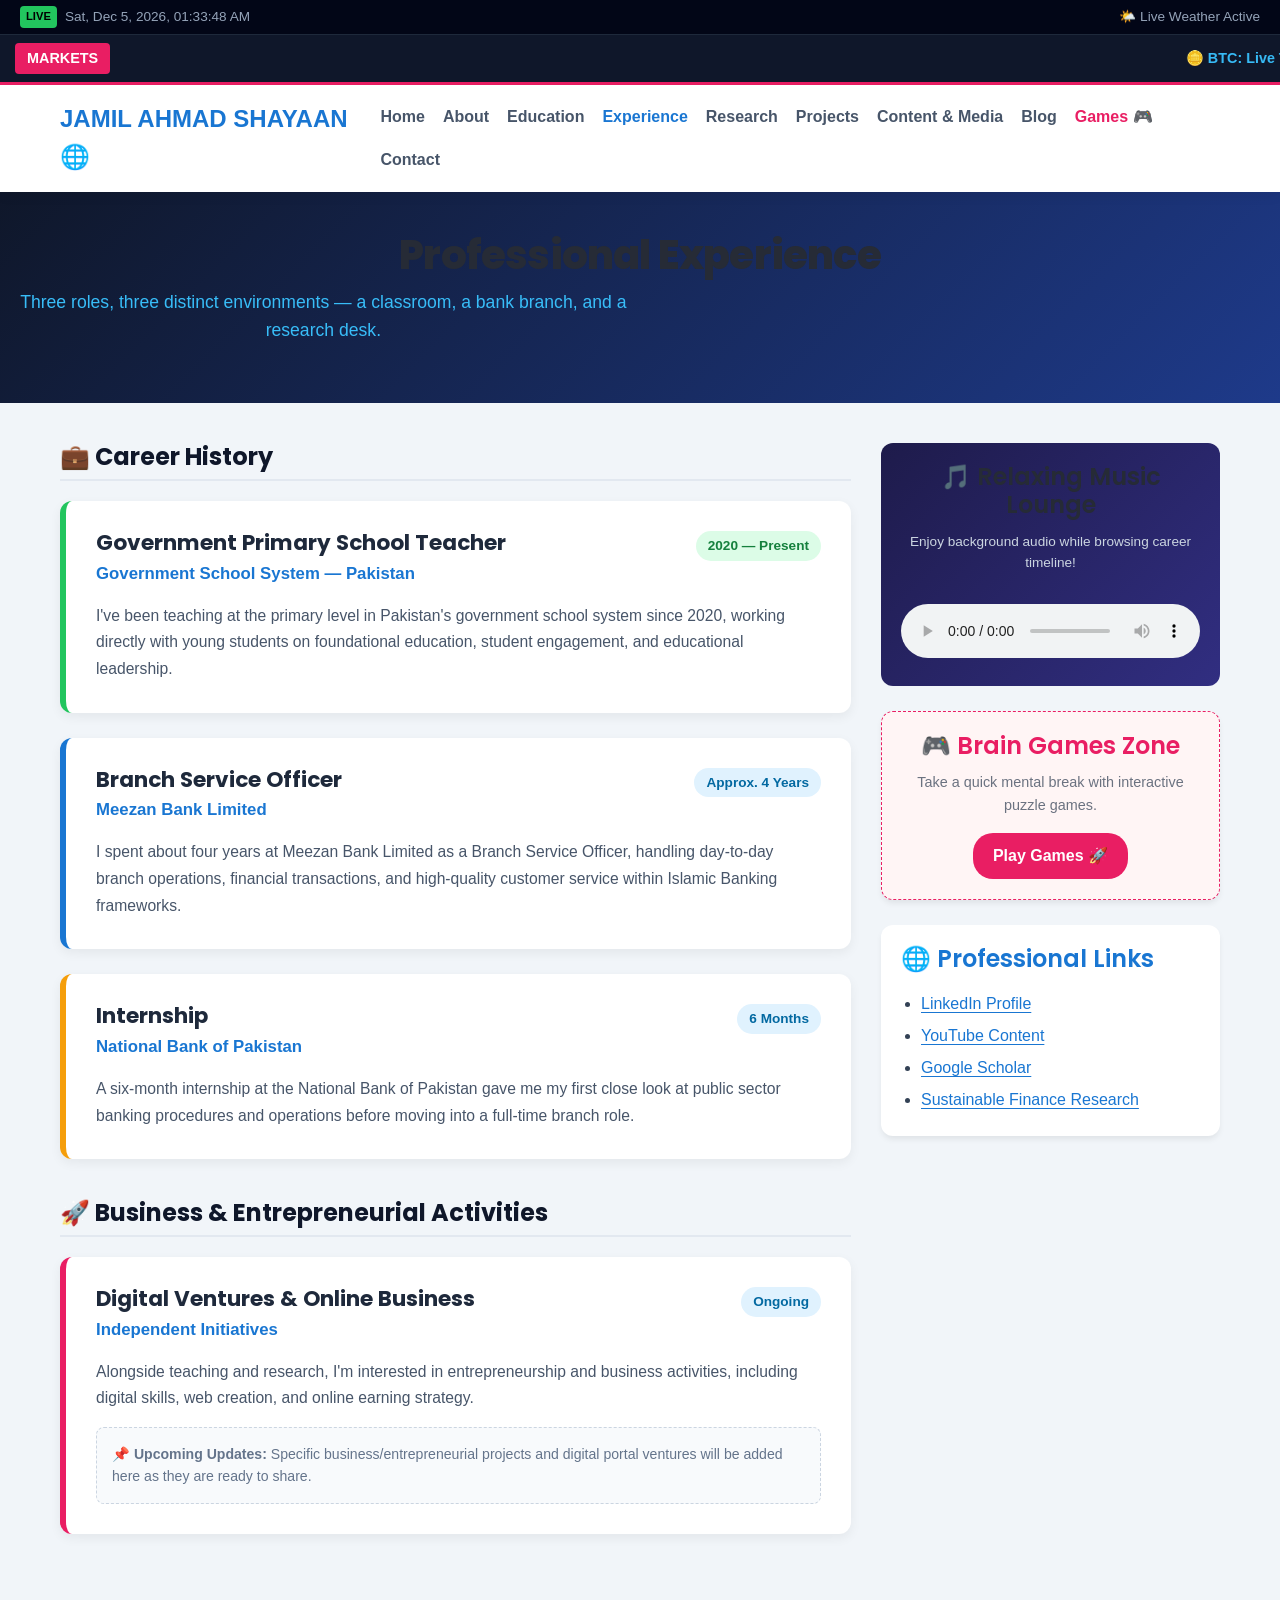
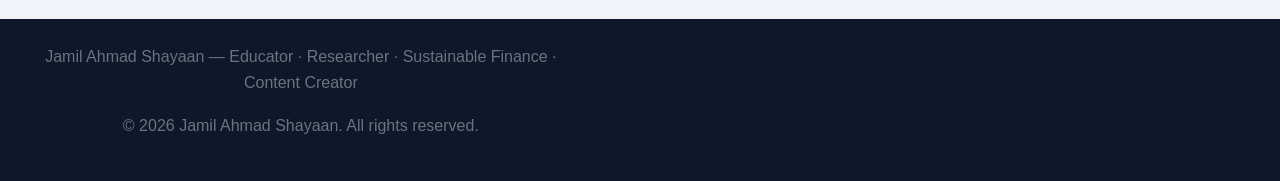
<file: experience.html>
<!DOCTYPE html>
<html lang="en">
<head>
  <meta charset="UTF-8">
  <meta name="viewport" content="width=device-width, initial-scale=1.0">
  <title>Experience | Jamil Ahmad Shayaan</title>
  <meta name="description" content="Jamil Ahmad's professional experience: government primary school teacher since 2020, four years at Meezan Bank Limited, and an internship at the National Bank of Pakistan.">
  <link rel="canonical" href="https://jamilahmad.example/experience.html">
  <meta name="author" content="Jamil Ahmad Shayaan">
  <meta name="robots" content="index, follow">

  <!-- Open Graph / Social Media -->
  <meta property="og:type" content="website">
  <meta property="og:site_name" content="Jamil Ahmad Shayaan">
  <meta property="og:title" content="Experience | Jamil Ahmad Shayaan">
  <meta property="og:description" content="Jamil Ahmad's professional experience: government primary school teacher since 2020, four years at Meezan Bank Limited, and an internship at the National Bank of Pakistan.">
  <meta property="og:url" content="https://jamilahmad.example/experience.html">
  <meta property="og:image" content="https://jamilahmad.example/assets/og-image.jpg">

  <meta name="twitter:card" content="summary_large_image">
  <meta name="twitter:title" content="Experience | Jamil Ahmad Shayaan">
  <meta name="twitter:description" content="Jamil Ahmad's professional experience: government primary school teacher since 2020, four years at Meezan Bank Limited, and an internship at the National Bank of Pakistan.">
  <meta name="twitter:image" content="https://jamilahmad.example/assets/og-image.jpg">

  <link rel="icon" href="assets/favicon.svg" type="image/svg+xml">
  <link rel="stylesheet" href="css/style.css">

  <!-- Schema.org Data Integration -->
  <script type="application/ld+json">
  {
    "@context": "https://schema.org",
    "@type": "Person",
    "@id": "https://jamilahmad.example/#person",
    "name": "Jamil Ahmad Shayaan",
    "nationality": "Pakistani",
    "jobTitle": [
      "Primary School Teacher",
      "Researcher",
      "Sustainable Finance Professional"
    ],
    "alumniOf": [
      {
        "@type": "CollegeOrUniversity",
        "name": "University of Swat"
      },
      {
        "@type": "CollegeOrUniversity",
        "name": "Universitas Islam Internasional Indonesia (UIII)"
      }
    ],
    "knowsAbout": [
      "Sustainable Finance",
      "Renewable Energy",
      "Political Stability and Economic Impact",
      "Sustainable Development",
      "Green Finance",
      "Energy Transition",
      "Financial Sustainability"
    ],
    "url": "https://jamilahmad.example",
    "sameAs": []
  }
  </script>
  <script type="application/ld+json">
  {
    "@context": "https://schema.org",
    "@type": "WebSite",
    "@id": "https://jamilahmad.example/#website",
    "url": "https://jamilahmad.example",
    "name": "Jamil Ahmad Shayaan",
    "publisher": {
      "@id": "https://jamilahmad.example/#person"
    }
  }
  </script>
  <script type="application/ld+json">
  {
    "@context": "https://schema.org",
    "@type": "BreadcrumbList",
    "itemListElement": [
      {
        "@type": "ListItem",
        "position": 1,
        "name": "Home",
        "item": "https://jamilahmad.example/"
      },
      {
        "@type": "ListItem",
        "position": 2,
        "name": "Experience",
        "item": "https://jamilahmad.example/experience.html"
      }
    ]
  }
  </script>

  <style>
    :root {
      --primary: #1976D2;
      --secondary: #E91E63;
      --dark: #0f172a;
      --light: #f8fafc;
      --card-bg: #ffffff;
    }

    body {
      margin: 0;
      font-family: 'Segoe UI', Tahoma, Geneva, Verdana, sans-serif;
      background-color: #f1f5f9;
      color: #334155;
    }

    /* Top Utility Bar */
    .top-utility-bar {
      background: #020617;
      color: #94a3b8;
      padding: 6px 20px;
      font-size: 0.85rem;
      display: flex;
      justify-content: space-between;
      align-items: center;
      border-bottom: 1px solid #1e293b;
      flex-wrap: wrap;
      gap: 10px;
    }
    .utility-item {
      display: flex;
      align-items: center;
      gap: 8px;
    }
    .live-badge {
      background: #22c55e;
      color: #000;
      font-size: 0.7rem;
      font-weight: bold;
      padding: 2px 6px;
      border-radius: 4px;
      text-transform: uppercase;
    }

    /* Ticker Bar */
    .ticker-wrap {
      width: 100%;
      background: var(--dark);
      color: #fff;
      padding: 8px 0;
      font-size: 0.9rem;
      display: flex;
      align-items: center;
      overflow: hidden;
      border-bottom: 3px solid var(--secondary);
    }
    .ticker-title {
      background: var(--secondary);
      padding: 4px 12px;
      font-weight: bold;
      border-radius: 4px;
      margin-left: 15px;
      white-space: nowrap;
    }
    .ticker-content {
      margin-left: 15px;
      white-space: nowrap;
      font-weight: 600;
      color: #38bdf8;
    }

    /* Header Navigation */
    .portal-header {
      background: #ffffff;
      box-shadow: 0 4px 12px rgba(0,0,0,0.05);
      position: sticky;
      top: 0;
      z-index: 1000;
    }
    .portal-nav {
      max-width: 1200px;
      margin: 0 auto;
      display: flex;
      justify-content: space-between;
      align-items: center;
      padding: 15px 20px;
    }
    .brand-logo {
      font-size: 1.5rem;
      font-weight: 800;
      color: var(--primary);
      text-decoration: none;
    }
    .nav-links {
      display: flex;
      gap: 18px;
      list-style: none;
      margin: 0;
      padding: 0;
      flex-wrap: wrap;
    }
    .nav-links a {
      text-decoration: none;
      color: #475569;
      font-weight: 600;
      transition: color 0.2s;
    }
    .nav-links a:hover, .nav-links a.active {
      color: var(--primary);
    }

    /* Page Hero Banner */
    .page-hero {
      background: linear-gradient(135deg, #0f172a 0%, #1e3a8a 100%);
      color: white;
      padding: 40px 20px;
      text-align: center;
    }
    .page-hero h1 {
      margin: 0;
      font-size: 2.5rem;
    }
    .page-hero p {
      color: #38bdf8;
      font-size: 1.1rem;
      margin-top: 10px;
    }

    /* Layout Structure */
    .main-container {
      max-width: 1200px;
      margin: 40px auto;
      padding: 0 20px;
      display: grid;
      grid-template-columns: 2.8fr 1.2fr;
      grid-gap: 30px;
    }

    @media (max-width: 900px) {
      .main-container {
        grid-template-columns: 1fr;
      }
    }

    /* Section Headings */
    .section-title {
      font-size: 1.5rem;
      color: var(--dark);
      margin-bottom: 20px;
      border-bottom: 2px solid #e2e8f0;
      padding-bottom: 8px;
    }

    /* Experience Card Styling */
    .exp-card {
      background: white;
      border-radius: 12px;
      padding: 30px;
      margin-bottom: 25px;
      box-shadow: 0 4px 12px rgba(0,0,0,0.06);
      border-left: 6px solid var(--primary);
      transition: transform 0.2s;
    }
    .exp-card:hover {
      transform: translateY(-3px);
    }
    .exp-header {
      display: flex;
      justify-content: space-between;
      align-items: flex-start;
      flex-wrap: wrap;
      gap: 10px;
      margin-bottom: 12px;
    }
    .role-title {
      font-size: 1.35rem;
      color: #1e293b;
      margin: 0;
      font-weight: 700;
    }
    .organization {
      color: var(--primary);
      font-weight: 600;
      font-size: 1.05rem;
      margin-top: 5px;
    }
    .time-badge {
      background: #e0f2fe;
      color: #0369a1;
      padding: 4px 12px;
      border-radius: 20px;
      font-weight: 600;
      font-size: 0.85rem;
    }
    .time-badge.present {
      background: #dcfce7;
      color: #15803d;
    }
    .exp-details {
      color: #475569;
      line-height: 1.7;
      margin-top: 15px;
      font-size: 0.98rem;
    }

    .placeholder-box {
      background: #f8fafc;
      border: 1px dashed #cbd5e1;
      border-radius: 8px;
      padding: 15px;
      margin-top: 15px;
      font-size: 0.88rem;
      color: #64748b;
    }

    /* Sidebar Widgets */
    .sidebar-widget {
      background: white;
      border-radius: 12px;
      padding: 20px;
      margin-bottom: 25px;
      box-shadow: 0 4px 6px -1px rgba(0,0,0,0.08);
    }
    .music-widget {
      background: linear-gradient(135deg, #1e1b4b 0%, #312e81 100%);
      color: white;
      border-radius: 12px;
      padding: 20px;
      text-align: center;
      margin-bottom: 25px;
    }
    .audio-player-custom {
      width: 100%;
      margin-top: 15px;
    }

    /* Footer */
    .portal-footer {
      background: var(--dark);
      color: #94a3b8;
      text-align: center;
      padding: 25px;
      margin-top: 60px;
    }
  </style>
</head>
<body>

  <!-- Live Clock & Weather Bar -->
  <div class="top-utility-bar">
    <div class="utility-item">
      <span class="live-badge">LIVE</span>
      <span id="liveClock">Loading Clock...</span>
    </div>
    <div class="utility-item" id="weatherDisplay">
      <span>🌤️ Weather: Loading...</span>
    </div>
  </div>

  <!-- Live Crypto & Currency Rates Ticker Bar -->
  <div class="ticker-wrap">
    <span class="ticker-title">MARKETS</span>
    <marquee class="ticker-content" id="marketTicker">
      Loading Live Bitcoin, Ethereum, USD to PKR, and USD to IDR exchange rates...
    </marquee>
  </div>

  <!-- Header Navigation -->
  <header class="portal-header">
    <div class="portal-nav">
      <a href="index.html" class="brand-logo">JAMIL AHMAD SHAYAAN 🌐</a>
      <ul class="nav-links">
        <li><a href="index.html">Home</a></li>
        <li><a href="about.html">About</a></li>
        <li><a href="education.html">Education</a></li>
        <li><a href="experience.html" class="active">Experience</a></li>
        <li><a href="research.html">Research</a></li>
        <li><a href="projects.html">Projects</a></li>
        <li><a href="content.html">Content & Media</a></li>
        <li><a href="blog.html">Blog</a></li>
        <li><a href="games.html" style="color: var(--secondary);">Games 🎮</a></li>
        <li><a href="contact.html">Contact</a></li>
      </ul>
    </div>
  </header>

  <!-- Page Banner -->
  <section class="page-hero">
    <h1>Professional Experience</h1>
    <p>Three roles, three distinct environments — a classroom, a bank branch, and a research desk.</p>
  </section>

  <!-- Main Content Layout -->
  <div class="main-container">

    <!-- LEFT COLUMN: Work & Entrepreneurial Experience -->
    <div class="left-content">

      <h2 class="section-title">💼 Career History</h2>

      <!-- Role 1: Government Primary School Teacher -->
      <div class="exp-card" style="border-left-color: #22c55e;">
        <div class="exp-header">
          <div>
            <h3 class="role-title">Government Primary School Teacher</h3>
            <div class="organization">Government School System — Pakistan</div>
          </div>
          <span class="time-badge present">2020 — Present</span>
        </div>
        <div class="exp-details">
          I've been teaching at the primary level in Pakistan's government school system since 2020, working directly with young students on foundational education, student engagement, and educational leadership.
        </div>
      </div>

      <!-- Role 2: Meezan Bank Limited -->
      <div class="exp-card" style="border-left-color: var(--primary);">
        <div class="exp-header">
          <div>
            <h3 class="role-title">Branch Service Officer</h3>
            <div class="organization">Meezan Bank Limited</div>
          </div>
          <span class="time-badge">Approx. 4 Years</span>
        </div>
        <div class="exp-details">
          I spent about four years at Meezan Bank Limited as a Branch Service Officer, handling day-to-day branch operations, financial transactions, and high-quality customer service within Islamic Banking frameworks.
        </div>
      </div>

      <!-- Role 3: National Bank of Pakistan -->
      <div class="exp-card" style="border-left-color: #f59e0b;">
        <div class="exp-header">
          <div>
            <h3 class="role-title">Internship</h3>
            <div class="organization">National Bank of Pakistan</div>
          </div>
          <span class="time-badge">6 Months</span>
        </div>
        <div class="exp-details">
          A six-month internship at the National Bank of Pakistan gave me my first close look at public sector banking procedures and operations before moving into a full-time branch role.
        </div>
      </div>

      <!-- Entrepreneurial Section -->
      <h2 class="section-title" style="margin-top: 40px;">🚀 Business & Entrepreneurial Activities</h2>

      <div class="exp-card" style="border-left-color: var(--secondary);">
        <div class="exp-header">
          <div>
            <h3 class="role-title">Digital Ventures & Online Business</h3>
            <div class="organization">Independent Initiatives</div>
          </div>
          <span class="time-badge">Ongoing</span>
        </div>
        <div class="exp-details">
          Alongside teaching and research, I'm interested in entrepreneurship and business activities, including digital skills, web creation, and online earning strategy.
        </div>
        <div class="placeholder-box">
          📌 <strong>Upcoming Updates:</strong> Specific business/entrepreneurial projects and digital portal ventures will be added here as they are ready to share.
        </div>
      </div>

    </div>

    <!-- RIGHT COLUMN: Sidebar -->
    <div class="sidebar">

      <!-- MUSIC PLAYER WIDGET -->
      <div class="music-widget">
        <h3 style="margin-top:0;">🎵 Relaxing Music Lounge</h3>
        <p style="font-size: 0.85rem; color: #cbd5e1;">Enjoy background audio while browsing career timeline!</p>
        
        <audio controls class="audio-player-custom">
          <source src="https://www.soundhelix.com/examples/mp3/SoundHelix-Song-1.mp3" type="audio/mpeg">
          Your browser does not support audio player.
        </audio>
      </div>

      <!-- GAMES BANNER -->
      <div class="sidebar-widget" style="text-align: center; background: #fff5f5; border: 1px dashed var(--secondary);">
        <h3 style="color: var(--secondary); margin-top:0;">🎮 Brain Games Zone</h3>
        <p style="font-size:0.9rem;">Take a quick mental break with interactive puzzle games.</p>
        <a href="games.html" style="display:inline-block; background: var(--secondary); color: white; padding: 10px 20px; border-radius: 20px; text-decoration: none; font-weight: bold;">Play Games 🚀</a>
      </div>

      <!-- QUICK LINKS -->
      <div class="sidebar-widget">
        <h3 style="margin-top:0; color: var(--primary);">🌐 Professional Links</h3>
        <ul style="padding-left: 20px; line-height: 2; margin-bottom:0;">
          <li><a href="contact.html#linkedin">LinkedIn Profile</a></li>
          <li><a href="content.html#youtube">YouTube Content</a></li>
          <li><a href="contact.html#scholar">Google Scholar</a></li>
          <li><a href="research.html">Sustainable Finance Research</a></li>
        </ul>
      </div>

    </div>

  </div>

  <!-- Footer -->
  <footer class="portal-footer">
    <p>Jamil Ahmad Shayaan — Educator &middot; Researcher &middot; Sustainable Finance &middot; Content Creator</p>
    <p>&copy; 2026 Jamil Ahmad Shayaan. All rights reserved.</p>
  </footer>

  <!-- AUTOMATIC LIVE SCRIPTS -->
  <script>
    /* 1. LIVE CLOCK */
    function updateLiveClock() {
      const now = new Date();
      const options = { weekday: 'short', year: 'numeric', month: 'short', day: 'numeric', hour: '2-digit', minute: '2-digit', second: '2-digit' };
      document.getElementById('liveClock').innerText = now.toLocaleDateString('en-US', options);
    }
    setInterval(updateLiveClock, 1000);
    updateLiveClock();

    /* 2. LIVE WEATHER */
    async function fetchLiveWeather() {
      try {
        const res = await fetch('https://api.open-meteo.com/v1/forecast?latitude=-6.4025&longitude=106.7942&current_weather=true');
        const data = await res.json();
        const temp = data.current_weather.temperature;
        document.getElementById('weatherDisplay').innerHTML = `<span>🌤️ Location: Depok, West Java | Temp: <strong>${temp}°C</strong></span>`;
      } catch (e) {
        document.getElementById('weatherDisplay').innerHTML = `<span>🌤️ Live Weather Active</span>`;
      }
    }
    fetchLiveWeather();

    /* 3. LIVE MARKET RATES */
    async function fetchLiveMarketRates() {
      const tickerEl = document.getElementById('marketTicker');
      try {
        const cryptoRes = await fetch('https://api.coingecko.com/api/v3/simple/price?ids=bitcoin,ethereum&vs_currencies=usd');
        const cryptoData = await cryptoRes.json();
        const forexRes = await fetch('https://open.er-api.com/v6/latest/USD');
        const forexData = await forexRes.json();

        const btc = cryptoData.bitcoin.usd.toLocaleString();
        const eth = cryptoData.ethereum.usd.toLocaleString();
        const pkr = forexData.rates.PKR ? forexData.rates.PKR.toFixed(2) : 'N/A';
        const idr = forexData.rates.IDR ? forexData.rates.IDR.toFixed(0) : 'N/A';

        tickerEl.innerHTML = `🪙 Bitcoin (BTC): <strong>$${btc}</strong> &nbsp;|&nbsp; 💎 Ethereum (ETH): <strong>$${eth}</strong> &nbsp;|&nbsp; 🇵🇰 USD to PKR: <strong>Rs ${pkr}</strong> &nbsp;|&nbsp; 🇮🇩 USD to IDR: <strong>Rp ${idr}</strong>`;
      } catch (e) {
        tickerEl.innerHTML = `🪙 BTC: Live Tracking &nbsp;|&nbsp; 🇵🇰 USD to PKR: Live Rates &nbsp;|&nbsp; 🇮🇩 USD to IDR: Live Rates`;
      }
    }
    fetchLiveMarketRates();
    setInterval(fetchLiveMarketRates, 60000);
  </script>

</body>
</html>
</file>
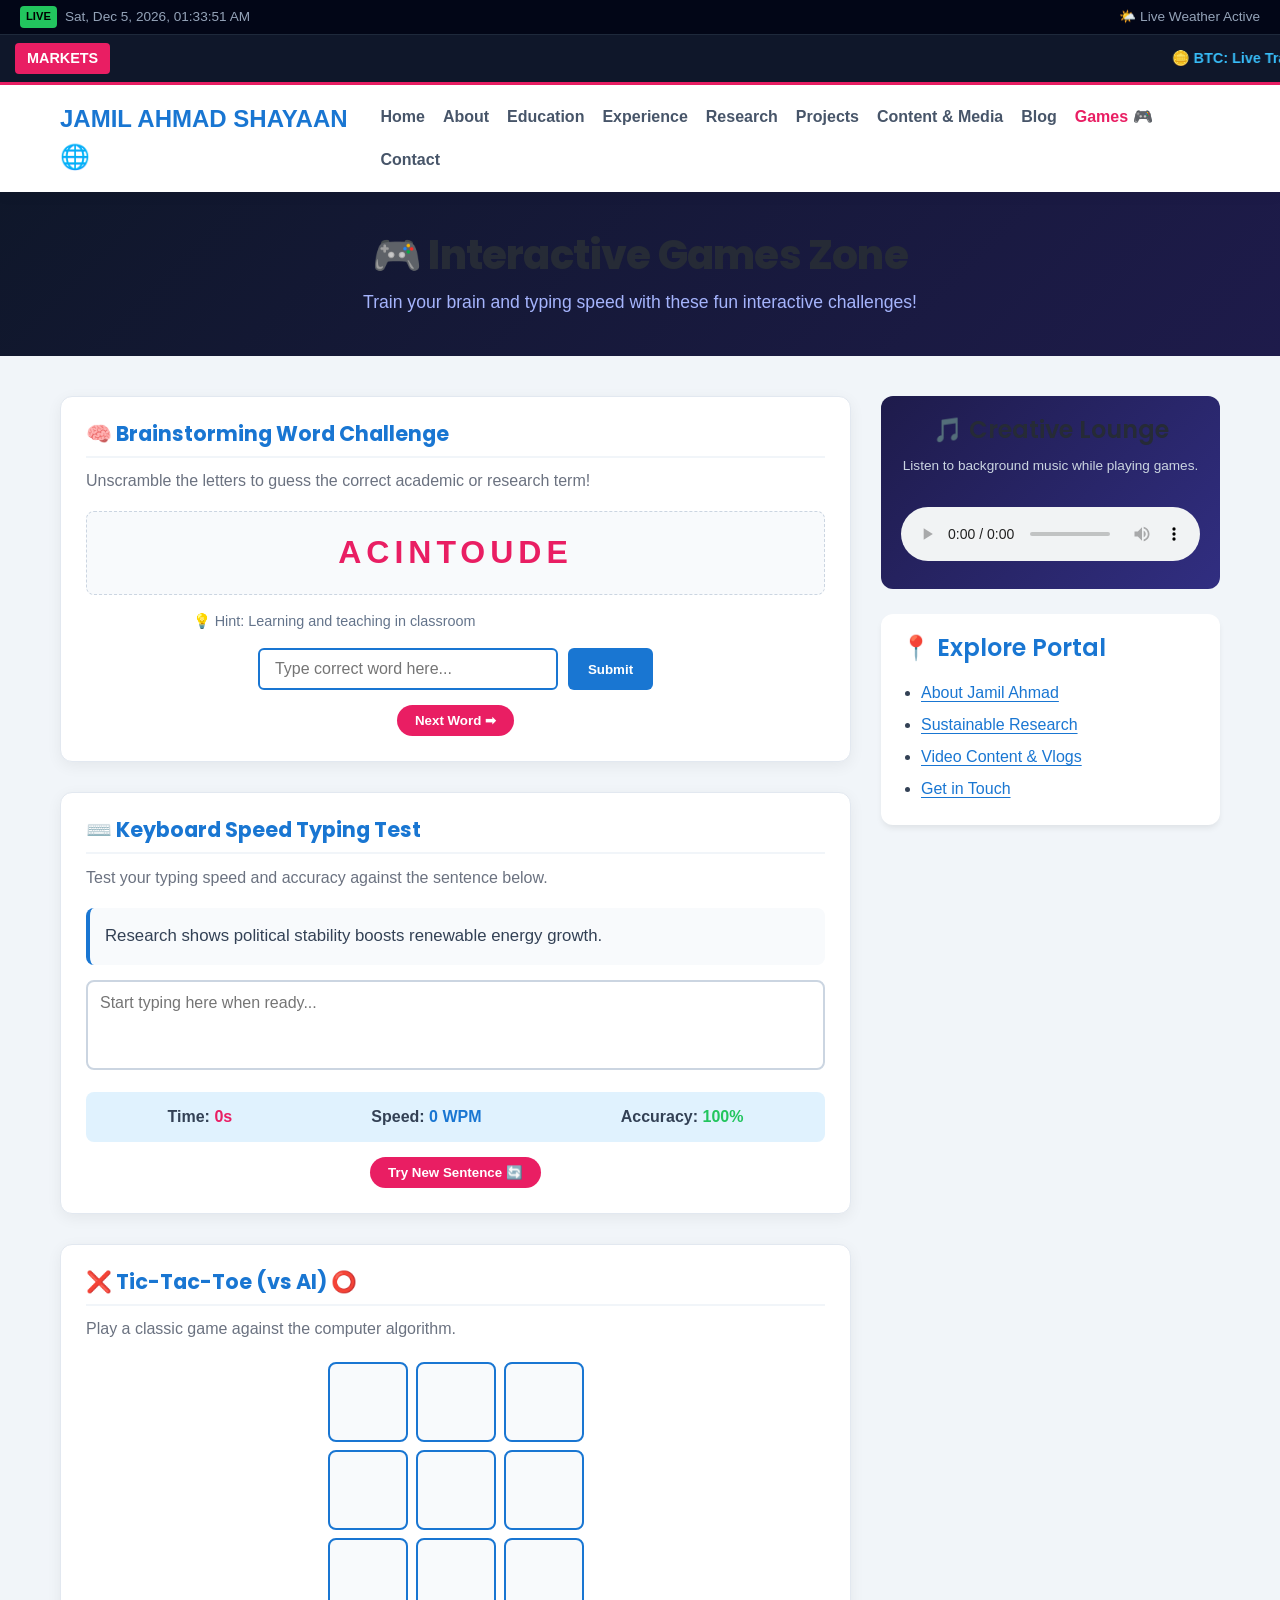
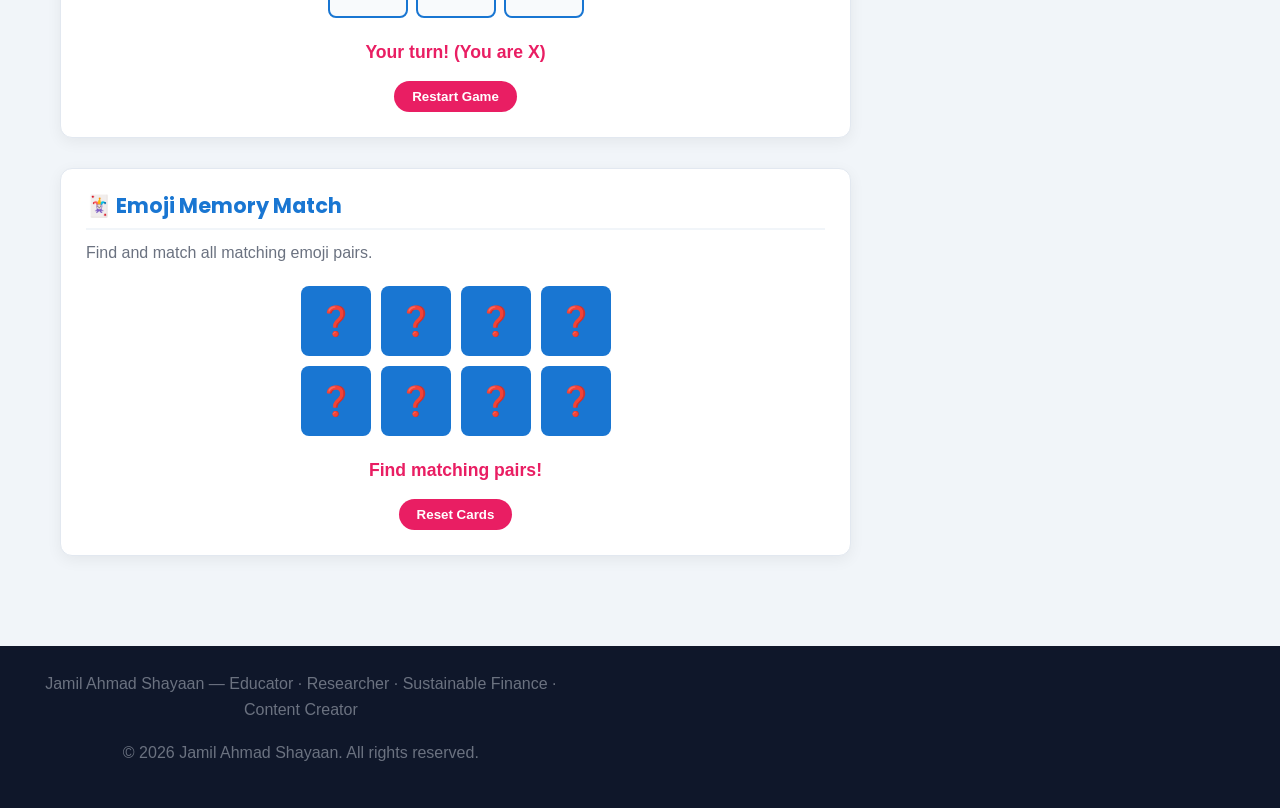
<file: games.html>
<!DOCTYPE html>
<html lang="en">
<head>
  <meta charset="UTF-8">
  <meta name="viewport" content="width=device-width, initial-scale=1.0">
  <title>Interactive Games Zone | Jamil Ahmad Shayaan</title>
  <meta name="description" content="Interactive brain games and typing speed tests on Jamil Ahmad Shayaan's web portal.">
  <link rel="canonical" href="https://jamilahmad.example/games.html">
  <meta name="author" content="Jamil Ahmad Shayaan">
  <meta name="robots" content="index, follow">

  <!-- Open Graph / Social Media -->
  <meta property="og:type" content="website">
  <meta property="og:site_name" content="Jamil Ahmad Shayaan">
  <meta property="og:title" content="Interactive Games Zone | Jamil Ahmad Shayaan">
  <meta property="og:description" content="Interactive brain games and typing speed tests on Jamil Ahmad Shayaan's web portal.">
  <meta property="og:url" content="https://jamilahmad.example/games.html">
  <meta property="og:image" content="https://jamilahmad.example/assets/og-image.jpg">

  <link rel="icon" href="assets/favicon.svg" type="image/svg+xml">
  <link rel="stylesheet" href="css/style.css">

  <style>
    :root {
      --primary: #1976D2;
      --secondary: #E91E63;
      --dark: #0f172a;
      --light: #f8fafc;
      --card-bg: #ffffff;
    }

    body {
      margin: 0;
      font-family: 'Segoe UI', Tahoma, Geneva, Verdana, sans-serif;
      background-color: #f1f5f9;
      color: #334155;
    }

    /* Top Utility Bar */
    .top-utility-bar {
      background: #020617;
      color: #94a3b8;
      padding: 6px 20px;
      font-size: 0.85rem;
      display: flex;
      justify-content: space-between;
      align-items: center;
      border-bottom: 1px solid #1e293b;
      flex-wrap: wrap;
      gap: 10px;
    }
    .utility-item {
      display: flex;
      align-items: center;
      gap: 8px;
    }
    .live-badge {
      background: #22c55e;
      color: #000;
      font-size: 0.7rem;
      font-weight: bold;
      padding: 2px 6px;
      border-radius: 4px;
      text-transform: uppercase;
    }

    /* Ticker Bar */
    .ticker-wrap {
      width: 100%;
      background: var(--dark);
      color: #fff;
      padding: 8px 0;
      font-size: 0.9rem;
      display: flex;
      align-items: center;
      overflow: hidden;
      border-bottom: 3px solid var(--secondary);
    }
    .ticker-title {
      background: var(--secondary);
      padding: 4px 12px;
      font-weight: bold;
      border-radius: 4px;
      margin-left: 15px;
      white-space: nowrap;
    }
    .ticker-content {
      margin-left: 15px;
      white-space: nowrap;
      font-weight: 600;
      color: #38bdf8;
    }

    /* Header Navigation */
    .portal-header {
      background: #ffffff;
      box-shadow: 0 4px 12px rgba(0,0,0,0.05);
      position: sticky;
      top: 0;
      z-index: 1000;
    }
    .portal-nav {
      max-width: 1200px;
      margin: 0 auto;
      display: flex;
      justify-content: space-between;
      align-items: center;
      padding: 15px 20px;
    }
    .brand-logo {
      font-size: 1.5rem;
      font-weight: 800;
      color: var(--primary);
      text-decoration: none;
    }
    .nav-links {
      display: flex;
      gap: 18px;
      list-style: none;
      margin: 0;
      padding: 0;
      flex-wrap: wrap;
    }
    .nav-links a {
      text-decoration: none;
      color: #475569;
      font-weight: 600;
      transition: color 0.2s;
    }
    .nav-links a:hover, .nav-links a.active {
      color: var(--primary);
    }

    /* Page Hero Banner */
    .page-hero {
      background: linear-gradient(135deg, #0f172a 0%, #1e1b4b 100%);
      color: white;
      padding: 40px 20px;
      text-align: center;
    }
    .page-hero h1 {
      margin: 0;
      font-size: 2.5rem;
    }
    .page-hero p {
      color: #a5b4fc;
      font-size: 1.1rem;
      margin-top: 10px;
      max-width: 750px;
      margin: 10px auto 0 auto;
    }

    /* Layout Structure */
    .main-container {
      max-width: 1200px;
      margin: 40px auto;
      padding: 0 20px;
      display: grid;
      grid-template-columns: 2.8fr 1.2fr;
      grid-gap: 30px;
    }

    @media (max-width: 900px) {
      .main-container {
        grid-template-columns: 1fr;
      }
    }

    /* Game Cards Styling */
    .game-card {
      background: #ffffff;
      border-radius: 12px;
      padding: 25px;
      margin-bottom: 30px;
      box-shadow: 0 4px 15px rgba(0,0,0,0.06);
      border: 1px solid #e2e8f0;
    }
    .game-title {
      color: var(--primary);
      margin-top: 0;
      display: flex;
      align-items: center;
      gap: 10px;
      font-size: 1.3rem;
      border-bottom: 2px solid #f1f5f9;
      padding-bottom: 10px;
    }

    /* Game 1: Word Unscramble */
    .scramble-box {
      font-size: 2rem;
      font-weight: bold;
      letter-spacing: 5px;
      color: var(--secondary);
      background: #f8fafc;
      padding: 15px;
      border-radius: 8px;
      text-align: center;
      margin: 15px 0;
      border: 1px dashed #cbd5e1;
    }
    .game-input-group {
      display: flex;
      justify-content: center;
      gap: 10px;
      margin-top: 10px;
    }
    .game-input {
      padding: 10px 15px;
      font-size: 1rem;
      border: 2px solid var(--primary);
      border-radius: 6px;
      outline: none;
      width: 60%;
      max-width: 300px;
    }
    .game-status {
      font-weight: bold;
      color: var(--secondary);
      text-align: center;
      margin-top: 10px;
      font-size: 1.1rem;
    }

    /* Game 2: Speed Typing */
    .typing-text-display {
      background: #f8fafc;
      padding: 15px;
      border-radius: 8px;
      border-left: 4px solid var(--primary);
      font-size: 1.05rem;
      line-height: 1.6;
      margin: 15px 0;
      font-weight: 500;
      color: #334155;
    }
    .typing-textarea {
      width: 100%;
      height: 90px;
      padding: 12px;
      font-size: 1rem;
      border: 2px solid #cbd5e1;
      border-radius: 8px;
      resize: none;
      box-sizing: border-box;
      font-family: inherit;
    }
    .typing-textarea:focus {
      border-color: var(--primary);
      outline: none;
    }
    .typing-stats {
      display: flex;
      justify-content: space-around;
      margin-top: 15px;
      background: #e0f2fe;
      padding: 12px;
      border-radius: 8px;
      font-weight: bold;
    }

    /* Game 3: Tic Tac Toe */
    .ttt-board {
      display: grid;
      grid-template-columns: repeat(3, 80px);
      grid-gap: 8px;
      margin: 20px 0;
      justify-content: center;
    }
    .ttt-cell {
      width: 80px;
      height: 80px;
      background: #f8fafc;
      border: 2px solid var(--primary);
      border-radius: 8px;
      font-size: 2rem;
      font-weight: bold;
      color: #1e293b;
      display: flex;
      align-items: center;
      justify-content: center;
      cursor: pointer;
      transition: background 0.2s;
    }
    .ttt-cell:hover {
      background: #e0f2fe;
    }

    /* Game 4: Emoji Memory */
    .memory-grid {
      display: grid;
      grid-template-columns: repeat(4, 70px);
      grid-gap: 10px;
      margin: 20px 0;
      justify-content: center;
    }
    .memory-card {
      width: 70px;
      height: 70px;
      background: var(--primary);
      color: #fff;
      font-size: 1.8rem;
      display: flex;
      align-items: center;
      justify-content: center;
      border-radius: 8px;
      cursor: pointer;
      user-select: none;
      transition: transform 0.3s;
    }
    .memory-card.flipped {
      background: #ffffff;
      border: 2px solid var(--primary);
    }

    /* Buttons */
    .btn-action {
      background: var(--primary);
      color: white;
      border: none;
      padding: 10px 20px;
      border-radius: 6px;
      cursor: pointer;
      font-weight: bold;
    }
    .btn-action:hover {
      background: #1565C0;
    }
    .btn-reset {
      background: var(--secondary);
      color: white;
      border: none;
      padding: 8px 18px;
      border-radius: 20px;
      cursor: pointer;
      font-weight: bold;
      display: block;
      margin: 15px auto 0 auto;
    }
    .btn-reset:hover {
      background: #d81b60;
    }

    /* Sidebar Widgets */
    .sidebar-widget {
      background: white;
      border-radius: 12px;
      padding: 20px;
      margin-bottom: 25px;
      box-shadow: 0 4px 6px -1px rgba(0,0,0,0.08);
    }
    .music-widget {
      background: linear-gradient(135deg, #1e1b4b 0%, #312e81 100%);
      color: white;
      border-radius: 12px;
      padding: 20px;
      text-align: center;
      margin-bottom: 25px;
    }
    .audio-player-custom {
      width: 100%;
      margin-top: 15px;
    }

    /* Footer */
    .portal-footer {
      background: var(--dark);
      color: #94a3b8;
      text-align: center;
      padding: 25px;
      margin-top: 60px;
    }
  </style>
</head>
<body>

  <!-- Live Clock & Weather Bar -->
  <div class="top-utility-bar">
    <div class="utility-item">
      <span class="live-badge">LIVE</span>
      <span id="liveClock">Loading Clock...</span>
    </div>
    <div class="utility-item" id="weatherDisplay">
      <span>🌤️ Weather: Loading...</span>
    </div>
  </div>

  <!-- Live Crypto & Currency Rates Ticker Bar -->
  <div class="ticker-wrap">
    <span class="ticker-title">MARKETS</span>
    <marquee class="ticker-content" id="marketTicker">
      Loading Live Bitcoin, Ethereum, USD to PKR, and USD to IDR exchange rates...
    </marquee>
  </div>

  <!-- Header Navigation -->
  <header class="portal-header">
    <div class="portal-nav">
      <a href="index.html" class="brand-logo">JAMIL AHMAD SHAYAAN 🌐</a>
      <ul class="nav-links">
        <li><a href="index.html">Home</a></li>
        <li><a href="about.html">About</a></li>
        <li><a href="education.html">Education</a></li>
        <li><a href="experience.html">Experience</a></li>
        <li><a href="research.html">Research</a></li>
        <li><a href="projects.html">Projects</a></li>
        <li><a href="content.html">Content & Media</a></li>
        <li><a href="blog.html">Blog</a></li>
        <li><a href="games.html" class="active" style="color: var(--secondary);">Games 🎮</a></li>
        <li><a href="contact.html">Contact</a></li>
      </ul>
    </div>
  </header>

  <!-- Page Banner -->
  <section class="page-hero">
    <h1>🎮 Interactive Games Zone</h1>
    <p>Train your brain and typing speed with these fun interactive challenges!</p>
  </section>

  <!-- Main Content Layout -->
  <div class="main-container">

    <!-- LEFT COLUMN: Interactive Games -->
    <div class="left-content">

      <!-- GAME 1: Brainstorming Word Unscramble -->
      <div class="game-card">
        <h2 class="game-title">🧠 Brainstorming Word Challenge</h2>
        <p>Unscramble the letters to guess the correct academic or research term!</p>
        
        <div class="scramble-box" id="scrambledWord">LOADING...</div>
        <p style="text-align: center; color: #64748b; font-size: 0.9rem;" id="wordHint">Hint: Loading hint...</p>
        
        <div class="game-input-group">
          <input type="text" id="userWordInput" class="game-input" placeholder="Type correct word here..." onkeypress="handleBrainstormEnter(event)">
          <button class="btn-action" onclick="checkScrambledWord()">Submit</button>
        </div>
        
        <div class="game-status" id="brainstormStatus"></div>
        <button class="btn-reset" onclick="nextBrainstormWord()">Next Word ➡</button>
      </div>

      <!-- GAME 2: Speed Typing Test -->
      <div class="game-card">
        <h2 class="game-title">⌨️ Keyboard Speed Typing Test</h2>
        <p>Test your typing speed and accuracy against the sentence below.</p>
        
        <div class="typing-text-display" id="sentenceDisplay">Loading text...</div>
        
        <textarea id="typingInput" class="typing-textarea" placeholder="Start typing here when ready..." oninput="startTypingTest()"></textarea>
        
        <div class="typing-stats">
          <div>Time: <span id="typingTimer" style="color:var(--secondary);">0s</span></div>
          <div>Speed: <span id="typingWPM" style="color:var(--primary);">0 WPM</span></div>
          <div>Accuracy: <span id="typingAccuracy" style="color:#22c55e;">100%</span></div>
        </div>
        
        <button class="btn-reset" onclick="resetTypingTest()">Try New Sentence 🔄</button>
      </div>

      <!-- GAME 3: Tic Tac Toe vs AI -->
      <div class="game-card">
        <h2 class="game-title">❌ Tic-Tac-Toe (vs AI) ⭕</h2>
        <p>Play a classic game against the computer algorithm.</p>
        <div class="ttt-board" id="tttBoard">
          <div class="ttt-cell" onclick="makeMove(0)"></div>
          <div class="ttt-cell" onclick="makeMove(1)"></div>
          <div class="ttt-cell" onclick="makeMove(2)"></div>
          <div class="ttt-cell" onclick="makeMove(3)"></div>
          <div class="ttt-cell" onclick="makeMove(4)"></div>
          <div class="ttt-cell" onclick="makeMove(5)"></div>
          <div class="ttt-cell" onclick="makeMove(6)"></div>
          <div class="ttt-cell" onclick="makeMove(7)"></div>
          <div class="ttt-cell" onclick="makeMove(8)"></div>
        </div>
        <div class="game-status" id="tttStatus">Your turn! (You are X)</div>
        <button class="btn-reset" onclick="resetTTT()">Restart Game</button>
      </div>

      <!-- GAME 4: Emoji Memory Match -->
      <div class="game-card">
        <h2 class="game-title">🃏 Emoji Memory Match</h2>
        <p>Find and match all matching emoji pairs.</p>
        <div class="memory-grid" id="memoryGrid"></div>
        <div class="game-status" id="memoryStatus">Find matching pairs!</div>
        <button class="btn-reset" onclick="resetMemoryGame()">Reset Cards</button>
      </div>

    </div>

    <!-- RIGHT COLUMN: Sidebar -->
    <div class="sidebar">

      <!-- MUSIC PLAYER WIDGET -->
      <div class="music-widget">
        <h3 style="margin-top:0;">🎵 Creative Lounge</h3>
        <p style="font-size: 0.85rem; color: #cbd5e1;">Listen to background music while playing games.</p>
        
        <audio controls class="audio-player-custom">
          <source src="https://www.soundhelix.com/examples/mp3/SoundHelix-Song-1.mp3" type="audio/mpeg">
          Your browser does not support audio player.
        </audio>
      </div>

      <!-- QUICK LINKS WIDGET -->
      <div class="sidebar-widget">
        <h3 style="margin-top:0; color: var(--primary);">📍 Explore Portal</h3>
        <ul style="padding-left: 20px; line-height: 2; margin-bottom:0;">
          <li><a href="about.html">About Jamil Ahmad</a></li>
          <li><a href="research.html">Sustainable Research</a></li>
          <li><a href="content.html">Video Content & Vlogs</a></li>
          <li><a href="contact.html">Get in Touch</a></li>
        </ul>
      </div>

    </div>

  </div>

  <!-- Footer -->
  <footer class="portal-footer">
    <p>Jamil Ahmad Shayaan — Educator &middot; Researcher &middot; Sustainable Finance &middot; Content Creator</p>
    <p>&copy; 2026 Jamil Ahmad Shayaan. All rights reserved.</p>
  </footer>

  <!-- SCRIPT LOGIC -->
  <script>
    /* ========================================= */
    /* 1. LIVE UTILITY BAR & MARKET TICKER       */
    /* ========================================= */
    function updateLiveClock() {
      const now = new Date();
      const options = { weekday: 'short', year: 'numeric', month: 'short', day: 'numeric', hour: '2-digit', minute: '2-digit', second: '2-digit' };
      document.getElementById('liveClock').innerText = now.toLocaleDateString('en-US', options);
    }
    setInterval(updateLiveClock, 1000);
    updateLiveClock();

    async function fetchLiveWeather() {
      try {
        const res = await fetch('https://api.open-meteo.com/v1/forecast?latitude=-6.4025&longitude=106.7942&current_weather=true');
        const data = await res.json();
        const temp = data.current_weather.temperature;
        document.getElementById('weatherDisplay').innerHTML = `<span>🌤️ Location: Depok, West Java | Temp: <strong>${temp}°C</strong></span>`;
      } catch (e) {
        document.getElementById('weatherDisplay').innerHTML = `<span>🌤️ Live Weather Active</span>`;
      }
    }
    fetchLiveWeather();

    async function fetchLiveMarketRates() {
      const tickerEl = document.getElementById('marketTicker');
      try {
        const cryptoRes = await fetch('https://api.coingecko.com/api/v3/simple/price?ids=bitcoin,ethereum&vs_currencies=usd');
        const cryptoData = await cryptoRes.json();
        const forexRes = await fetch('https://open.er-api.com/v6/latest/USD');
        const forexData = await forexRes.json();

        const btc = cryptoData.bitcoin.usd.toLocaleString();
        const eth = cryptoData.ethereum.usd.toLocaleString();
        const pkr = forexData.rates.PKR ? forexData.rates.PKR.toFixed(2) : 'N/A';
        const idr = forexData.rates.IDR ? forexData.rates.IDR.toFixed(0) : 'N/A';

        tickerEl.innerHTML = `🪙 Bitcoin (BTC): <strong>$${btc}</strong> &nbsp;|&nbsp; 💎 Ethereum (ETH): <strong>$${eth}</strong> &nbsp;|&nbsp; 🇵🇰 USD to PKR: <strong>Rs ${pkr}</strong> &nbsp;|&nbsp; 🇮🇩 USD to IDR: <strong>Rp ${idr}</strong>`;
      } catch (e) {
        tickerEl.innerHTML = `🪙 BTC: Live Tracking &nbsp;|&nbsp; 🇵🇰 USD to PKR: Live Rates &nbsp;|&nbsp; 🇮🇩 USD to IDR: Live Rates`;
      }
    }
    fetchLiveMarketRates();
    setInterval(fetchLiveMarketRates, 60000);

    /* ========================================= */
    /* GAME 1: BRAINSTORMING WORD GAME           */
    /* ========================================= */
    const wordList = [
      { word: "RESEARCH", hint: "Investigating new knowledge or thesis" },
      { word: "FINANCE", hint: "Money management and economics" },
      { word: "RENEWABLE", hint: "Solar, wind, and sustainable energy" },
      { word: "STABILITY", hint: "Firmness and political balance" },
      { word: "EDUCATION", hint: "Learning and teaching in classroom" },
      { word: "PAKISTAN", hint: "Home country" },
      { word: "INDONESIA", hint: "Land of ASEAN and UIII university" },
      { word: "TEACHER", hint: "Guide who helps students learn" }
    ];

    let currentWordObj = {};

    function nextBrainstormWord() {
      const randomIndex = Math.floor(Math.random() * wordList.length);
      currentWordObj = wordList[randomIndex];
      
      let scrambled = currentWordObj.word.split('').sort(() => 0.5 - Math.random()).join('');
      while (scrambled === currentWordObj.word) {
        scrambled = currentWordObj.word.split('').sort(() => 0.5 - Math.random()).join('');
      }

      document.getElementById('scrambledWord').innerText = scrambled;
      document.getElementById('wordHint').innerText = "💡 Hint: " + currentWordObj.hint;
      document.getElementById('userWordInput').value = "";
      document.getElementById('brainstormStatus').innerText = "";
    }

    function checkScrambledWord() {
      const userInput = document.getElementById('userWordInput').value.trim().toUpperCase();
      if (userInput === currentWordObj.word) {
        document.getElementById('brainstormStatus').innerText = "🎉 Excellent! Perfect Answer!";
        document.getElementById('brainstormStatus').style.color = "#22c55e";
      } else {
        document.getElementById('brainstormStatus').innerText = "❌ Try again!";
        document.getElementById('brainstormStatus').style.color = "#E91E63";
      }
    }

    function handleBrainstormEnter(e) {
      if (e.key === 'Enter') checkScrambledWord();
    }

    nextBrainstormWord();

    /* ========================================= */
    /* GAME 2: SPEED TYPING TEST                 */
    /* ========================================= */
    const typingSentences = [
      "Sustainable finance promotes clean energy and green environment.",
      "Education is the most powerful weapon to change the world.",
      "Research shows political stability boosts renewable energy growth.",
      "Jamil Ahmad Shayaan is passionate about teaching and academic research.",
      "Practice typing daily to improve your speed and keyboard accuracy."
    ];

    let currentSentence = "";
    let typingTimer = null;
    let timeElapsed = 0;
    let isTypingStarted = false;

    function resetTypingTest() {
      clearInterval(typingTimer);
      timeElapsed = 0;
      isTypingStarted = false;
      
      currentSentence = typingSentences[Math.floor(Math.random() * typingSentences.length)];
      document.getElementById('sentenceDisplay').innerText = currentSentence;
      
      const inputEl = document.getElementById('typingInput');
      inputEl.value = "";
      inputEl.disabled = false;
      
      document.getElementById('typingTimer').innerText = "0s";
      document.getElementById('typingWPM').innerText = "0 WPM";
      document.getElementById('typingAccuracy').innerText = "100%";
    }

    function startTypingTest() {
      const typedValue = document.getElementById('typingInput').value;

      if (!isTypingStarted && typedValue.length > 0) {
        isTypingStarted = true;
        typingTimer = setInterval(() => {
          timeElapsed++;
          document.getElementById('typingTimer').innerText = timeElapsed + "s";
          calculateWPM(typedValue);
        }, 100);
      }

      calculateAccuracy(typedValue);

      if (typedValue === currentSentence) {
        clearInterval(typingTimer);
        document.getElementById('typingInput').disabled = true;
        alert(`🎉 Great job! You finished typing in ${timeElapsed/10} seconds!`);
      }
    }

    function calculateWPM(typedValue) {
      const wordsTyped = typedValue.trim().split(/\s+/).length;
      if (timeElapsed > 0 && wordsTyped > 0) {
        const wpm = Math.round((wordsTyped / (timeElapsed / 10)) * 60);
        document.getElementById('typingWPM').innerText = wpm + " WPM";
      }
    }

    function calculateAccuracy(typedValue) {
      let correctChars = 0;
      for (let i = 0; i < typedValue.length; i++) {
        if (typedValue[i] === currentSentence[i]) {
          correctChars++;
        }
      }
      const accuracy = typedValue.length > 0 ? Math.round((correctChars / typedValue.length) * 100) : 100;
      document.getElementById('typingAccuracy').innerText = accuracy + "%";
    }

    resetTypingTest();

    /* ========================================= */
    /* GAME 3: TIC TAC TOE                       */
    /* ========================================= */
    let board = ["", "", "", "", "", "", "", "", ""];
    let gameActive = true;

    function makeMove(index) {
      if (board[index] !== "" || !gameActive) return;
      board[index] = "X";
      updateTTTBoard();
      
      if (checkWin("X")) {
        document.getElementById('tttStatus').innerText = "🎉 You Won!";
        gameActive = false;
        return;
      }
      if (board.every(cell => cell !== "")) {
        document.getElementById('tttStatus').innerText = "It's a Tie!";
        gameActive = false;
        return;
      }

      document.getElementById('tttStatus').innerText = "AI is thinking...";
      setTimeout(aiMove, 300);
    }

    function aiMove() {
      if (!gameActive) return;
      let emptyIndices = board.map((val, idx) => val === "" ? idx : null).filter(val => val !== null);
      if (emptyIndices.length > 0) {
        let randomIndex = emptyIndices[Math.floor(Math.random() * emptyIndices.length)];
        board[randomIndex] = "O";
        updateTTTBoard();

        if (checkWin("O")) {
          document.getElementById('tttStatus').innerText = "🤖 AI Won! Try again.";
          gameActive = false;
          return;
        }
        if (board.every(cell => cell !== "")) {
          document.getElementById('tttStatus').innerText = "It's a Tie!";
          gameActive = false;
          return;
        }
        document.getElementById('tttStatus').innerText = "Your turn! (You are X)";
      }
    }

    function checkWin(player) {
      const wins = [[0,1,2],[3,4,5],[6,7,8],[0,3,6],[1,4,7],[2,5,8],[0,4,8],[2,4,6]];
      return wins.some(comb => comb.every(idx => board[idx] === player));
    }

    function updateTTTBoard() {
      const cells = document.querySelectorAll('.ttt-cell');
      cells.forEach((cell, idx) => {
        cell.innerText = board[idx];
        if(board[idx] === 'X') cell.style.color = '#1976D2';
        if(board[idx] === 'O') cell.style.color = '#E91E63';
      });
    }

    function resetTTT() {
      board = ["", "", "", "", "", "", "", "", ""];
      gameActive = true;
      document.getElementById('tttStatus').innerText = "Your turn! (You are X)";
      updateTTTBoard();
    }

    /* ========================================= */
    /* GAME 4: EMOJI MEMORY GAME                 */
    /* ========================================= */
    const emojis = ['📚', '🎓', '🌴', '⚽', '📚', '🎓', '🌴', '⚽'];
    let flippedCards = [];
    let matchedPairs = 0;

    function resetMemoryGame() {
      const grid = document.getElementById('memoryGrid');
      grid.innerHTML = '';
      flippedCards = [];
      matchedPairs = 0;
      document.getElementById('memoryStatus').innerText = "Find matching pairs!";

      let shuffled = [...emojis].sort(() => 0.5 - Math.random());
      shuffled.forEach((emoji, idx) => {
        const card = document.createElement('div');
        card.className = 'memory-card';
        card.dataset.emoji = emoji;
        card.dataset.id = idx;
        card.innerText = '❓';
        card.onclick = () => flipCard(card);
        grid.appendChild(card);
      });
    }

    function flipCard(card) {
      if (flippedCards.length === 2 || card.classList.contains('flipped')) return;

      card.innerText = card.dataset.emoji;
      card.classList.add('flipped');
      flippedCards.push(card);

      if (flippedCards.length === 2) {
        if (flippedCards[0].dataset.emoji === flippedCards[1].dataset.emoji) {
          matchedPairs++;
          flippedCards = [];
          if (matchedPairs === 4) {
            document.getElementById('memoryStatus').innerText = "🎉 Congratulations! You matched all pairs!";
          }
        } else {
          setTimeout(() => {
            flippedCards[0].innerText = '❓';
            flippedCards[1].innerText = '❓';
            flippedCards[0].classList.remove('flipped');
            flippedCards[1].classList.remove('flipped');
            flippedCards = [];
          }, 800);
        }
      }
    }

    resetMemoryGame();
  </script>

</body>
</html>
</file>
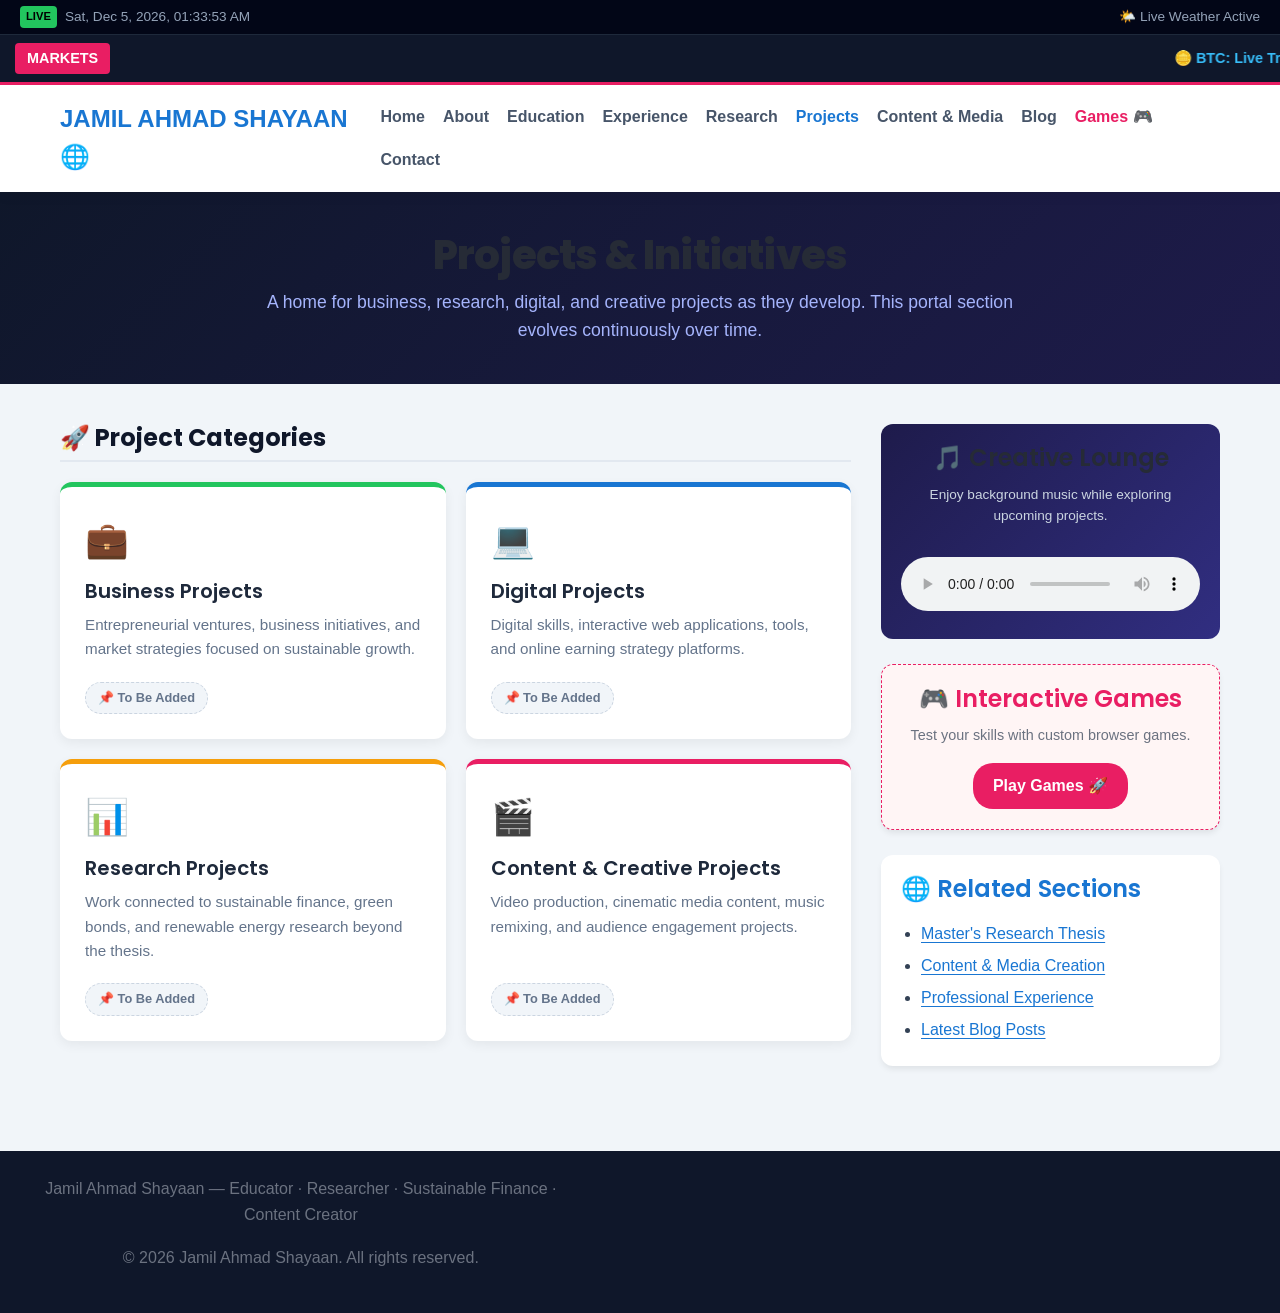
<file: projects.html>
<!DOCTYPE html>
<html lang="en">
<head>
  <meta charset="UTF-8">
  <meta name="viewport" content="width=device-width, initial-scale=1.0">
  <title>Projects | Jamil Ahmad Shayaan</title>
  <meta name="description" content="An evolving collection of business, research, digital, and creative projects by Jamil Ahmad Shayaan.">
  <link rel="canonical" href="https://jamilahmad.example/projects.html">
  <meta name="author" content="Jamil Ahmad Shayaan">
  <meta name="robots" content="index, follow">

  <!-- Open Graph / Social Media -->
  <meta property="og:type" content="website">
  <meta property="og:site_name" content="Jamil Ahmad Shayaan">
  <meta property="og:title" content="Projects | Jamil Ahmad Shayaan">
  <meta property="og:description" content="An evolving collection of business, research, digital, and creative projects by Jamil Ahmad Shayaan.">
  <meta property="og:url" content="https://jamilahmad.example/projects.html">
  <meta property="og:image" content="https://jamilahmad.example/assets/og-image.jpg">

  <meta name="twitter:card" content="summary_large_image">
  <meta name="twitter:title" content="Projects | Jamil Ahmad Shayaan">
  <meta name="twitter:description" content="An evolving collection of business, research, digital, and creative projects by Jamil Ahmad Shayaan.">
  <meta name="twitter:image" content="https://jamilahmad.example/assets/og-image.jpg">

  <link rel="icon" href="assets/favicon.svg" type="image/svg+xml">
  <link rel="stylesheet" href="css/style.css">

  <!-- Schema.org Markups -->
  <script type="application/ld+json">
  {
    "@context": "https://schema.org",
    "@type": "Person",
    "@id": "https://jamilahmad.example/#person",
    "name": "Jamil Ahmad Shayaan",
    "nationality": "Pakistani",
    "jobTitle": [
      "Primary School Teacher",
      "Researcher",
      "Sustainable Finance Professional"
    ],
    "alumniOf": [
      {
        "@type": "CollegeOrUniversity",
        "name": "University of Swat"
      },
      {
        "@type": "CollegeOrUniversity",
        "name": "Universitas Islam Internasional Indonesia (UIII)"
      }
    ],
    "knowsAbout": [
      "Sustainable Finance",
      "Renewable Energy",
      "Political Stability and Economic Impact",
      "Sustainable Development",
      "Green Finance",
      "Energy Transition",
      "Financial Sustainability"
    ],
    "url": "https://jamilahmad.example",
    "sameAs": []
  }
  </script>
  <script type="application/ld+json">
  {
    "@context": "https://schema.org",
    "@type": "WebSite",
    "@id": "https://jamilahmad.example/#website",
    "url": "https://jamilahmad.example",
    "name": "Jamil Ahmad Shayaan",
    "publisher": {
      "@id": "https://jamilahmad.example/#person"
    }
  }
  </script>
  <script type="application/ld+json">
  {
    "@context": "https://schema.org",
    "@type": "BreadcrumbList",
    "itemListElement": [
      {
        "@type": "ListItem",
        "position": 1,
        "name": "Home",
        "item": "https://jamilahmad.example/"
      },
      {
        "@type": "ListItem",
        "position": 2,
        "name": "Projects",
        "item": "https://jamilahmad.example/projects.html"
      }
    ]
  }
  </script>

  <style>
    :root {
      --primary: #1976D2;
      --secondary: #E91E63;
      --dark: #0f172a;
      --light: #f8fafc;
      --card-bg: #ffffff;
    }

    body {
      margin: 0;
      font-family: 'Segoe UI', Tahoma, Geneva, Verdana, sans-serif;
      background-color: #f1f5f9;
      color: #334155;
    }

    /* Top Utility Bar */
    .top-utility-bar {
      background: #020617;
      color: #94a3b8;
      padding: 6px 20px;
      font-size: 0.85rem;
      display: flex;
      justify-content: space-between;
      align-items: center;
      border-bottom: 1px solid #1e293b;
      flex-wrap: wrap;
      gap: 10px;
    }
    .utility-item {
      display: flex;
      align-items: center;
      gap: 8px;
    }
    .live-badge {
      background: #22c55e;
      color: #000;
      font-size: 0.7rem;
      font-weight: bold;
      padding: 2px 6px;
      border-radius: 4px;
      text-transform: uppercase;
    }

    /* Ticker Bar */
    .ticker-wrap {
      width: 100%;
      background: var(--dark);
      color: #fff;
      padding: 8px 0;
      font-size: 0.9rem;
      display: flex;
      align-items: center;
      overflow: hidden;
      border-bottom: 3px solid var(--secondary);
    }
    .ticker-title {
      background: var(--secondary);
      padding: 4px 12px;
      font-weight: bold;
      border-radius: 4px;
      margin-left: 15px;
      white-space: nowrap;
    }
    .ticker-content {
      margin-left: 15px;
      white-space: nowrap;
      font-weight: 600;
      color: #38bdf8;
    }

    /* Header Navigation */
    .portal-header {
      background: #ffffff;
      box-shadow: 0 4px 12px rgba(0,0,0,0.05);
      position: sticky;
      top: 0;
      z-index: 1000;
    }
    .portal-nav {
      max-width: 1200px;
      margin: 0 auto;
      display: flex;
      justify-content: space-between;
      align-items: center;
      padding: 15px 20px;
    }
    .brand-logo {
      font-size: 1.5rem;
      font-weight: 800;
      color: var(--primary);
      text-decoration: none;
    }
    .nav-links {
      display: flex;
      gap: 18px;
      list-style: none;
      margin: 0;
      padding: 0;
      flex-wrap: wrap;
    }
    .nav-links a {
      text-decoration: none;
      color: #475569;
      font-weight: 600;
      transition: color 0.2s;
    }
    .nav-links a:hover, .nav-links a.active {
      color: var(--primary);
    }

    /* Page Hero Banner */
    .page-hero {
      background: linear-gradient(135deg, #0f172a 0%, #1e1b4b 100%);
      color: white;
      padding: 40px 20px;
      text-align: center;
    }
    .page-hero h1 {
      margin: 0;
      font-size: 2.5rem;
    }
    .page-hero p {
      color: #a5b4fc;
      font-size: 1.1rem;
      margin-top: 10px;
      max-width: 750px;
      margin: 10px auto 0 auto;
    }

    /* Layout Structure */
    .main-container {
      max-width: 1200px;
      margin: 40px auto;
      padding: 0 20px;
      display: grid;
      grid-template-columns: 2.8fr 1.2fr;
      grid-gap: 30px;
    }

    @media (max-width: 900px) {
      .main-container {
        grid-template-columns: 1fr;
      }
    }

    /* Section Headings */
    .section-title {
      font-size: 1.5rem;
      color: var(--dark);
      margin-bottom: 20px;
      border-bottom: 2px solid #e2e8f0;
      padding-bottom: 8px;
    }

    /* Project Cards Grid */
    .projects-grid {
      display: grid;
      grid-template-columns: repeat(auto-fit, minmax(280px, 1fr));
      gap: 20px;
    }
    .project-card {
      background: white;
      border-radius: 12px;
      padding: 25px;
      box-shadow: 0 4px 12px rgba(0,0,0,0.06);
      border-top: 5px solid var(--primary);
      display: flex;
      flex-direction: column;
      justify-content: space-between;
      transition: transform 0.2s;
    }
    .project-card:hover {
      transform: translateY(-4px);
    }
    .project-icon {
      font-size: 2.2rem;
      margin-bottom: 12px;
    }
    .project-card h3 {
      margin: 0 0 10px 0;
      color: #1e293b;
      font-size: 1.25rem;
    }
    .project-card p {
      color: #64748b;
      font-size: 0.95rem;
      line-height: 1.6;
      margin-bottom: 20px;
    }
    .placeholder-tag {
      display: inline-block;
      align-self: flex-start;
      background: #f1f5f9;
      color: #64748b;
      border: 1px dashed #cbd5e1;
      padding: 5px 12px;
      border-radius: 20px;
      font-size: 0.8rem;
      font-weight: 600;
    }

    /* Sidebar Widgets */
    .sidebar-widget {
      background: white;
      border-radius: 12px;
      padding: 20px;
      margin-bottom: 25px;
      box-shadow: 0 4px 6px -1px rgba(0,0,0,0.08);
    }
    .music-widget {
      background: linear-gradient(135deg, #1e1b4b 0%, #312e81 100%);
      color: white;
      border-radius: 12px;
      padding: 20px;
      text-align: center;
      margin-bottom: 25px;
    }
    .audio-player-custom {
      width: 100%;
      margin-top: 15px;
    }

    /* Footer */
    .portal-footer {
      background: var(--dark);
      color: #94a3b8;
      text-align: center;
      padding: 25px;
      margin-top: 60px;
    }
  </style>
</head>
<body>

  <!-- Live Clock & Weather Bar -->
  <div class="top-utility-bar">
    <div class="utility-item">
      <span class="live-badge">LIVE</span>
      <span id="liveClock">Loading Clock...</span>
    </div>
    <div class="utility-item" id="weatherDisplay">
      <span>🌤️ Weather: Loading...</span>
    </div>
  </div>

  <!-- Live Crypto & Currency Rates Ticker Bar -->
  <div class="ticker-wrap">
    <span class="ticker-title">MARKETS</span>
    <marquee class="ticker-content" id="marketTicker">
      Loading Live Bitcoin, Ethereum, USD to PKR, and USD to IDR exchange rates...
    </marquee>
  </div>

  <!-- Header Navigation -->
  <header class="portal-header">
    <div class="portal-nav">
      <a href="index.html" class="brand-logo">JAMIL AHMAD SHAYAAN 🌐</a>
      <ul class="nav-links">
        <li><a href="index.html">Home</a></li>
        <li><a href="about.html">About</a></li>
        <li><a href="education.html">Education</a></li>
        <li><a href="experience.html">Experience</a></li>
        <li><a href="research.html">Research</a></li>
        <li><a href="projects.html" class="active">Projects</a></li>
        <li><a href="content.html">Content & Media</a></li>
        <li><a href="blog.html">Blog</a></li>
        <li><a href="games.html" style="color: var(--secondary);">Games 🎮</a></li>
        <li><a href="contact.html">Contact</a></li>
      </ul>
    </div>
  </header>

  <!-- Page Banner -->
  <section class="page-hero">
    <h1>Projects & Initiatives</h1>
    <p>A home for business, research, digital, and creative projects as they develop. This portal section evolves continuously over time.</p>
  </section>

  <!-- Main Content Layout -->
  <div class="main-container">

    <!-- LEFT COLUMN: Categories & Project Cards -->
    <div class="left-content">

      <h2 class="section-title">🚀 Project Categories</h2>

      <div class="projects-grid">

        <!-- Category 1: Business -->
        <div class="project-card" style="border-top-color: #22c55e;">
          <div>
            <div class="project-icon">💼</div>
            <h3>Business Projects</h3>
            <p>Entrepreneurial ventures, business initiatives, and market strategies focused on sustainable growth.</p>
          </div>
          <span class="placeholder-tag">📌 To Be Added</span>
        </div>

        <!-- Category 2: Digital -->
        <div class="project-card" style="border-top-color: var(--primary);">
          <div>
            <div class="project-icon">💻</div>
            <h3>Digital Projects</h3>
            <p>Digital skills, interactive web applications, tools, and online earning strategy platforms.</p>
          </div>
          <span class="placeholder-tag">📌 To Be Added</span>
        </div>

        <!-- Category 3: Research -->
        <div class="project-card" style="border-top-color: #f59e0b;">
          <div>
            <div class="project-icon">📊</div>
            <h3>Research Projects</h3>
            <p>Work connected to sustainable finance, green bonds, and renewable energy research beyond the thesis.</p>
          </div>
          <span class="placeholder-tag">📌 To Be Added</span>
        </div>

        <!-- Category 4: Content & Creative -->
        <div class="project-card" style="border-top-color: var(--secondary);">
          <div>
            <div class="project-icon">🎬</div>
            <h3>Content & Creative Projects</h3>
            <p>Video production, cinematic media content, music remixing, and audience engagement projects.</p>
          </div>
          <span class="placeholder-tag">📌 To Be Added</span>
        </div>

      </div>

    </div>

    <!-- RIGHT COLUMN: Sidebar -->
    <div class="sidebar">

      <!-- MUSIC PLAYER WIDGET -->
      <div class="music-widget">
        <h3 style="margin-top:0;">🎵 Creative Lounge</h3>
        <p style="font-size: 0.85rem; color: #cbd5e1;">Enjoy background music while exploring upcoming projects.</p>
        
        <audio controls class="audio-player-custom">
          <source src="https://www.soundhelix.com/examples/mp3/SoundHelix-Song-1.mp3" type="audio/mpeg">
          Your browser does not support audio player.
        </audio>
      </div>

      <!-- GAMES BANNER -->
      <div class="sidebar-widget" style="text-align: center; background: #fff5f5; border: 1px dashed var(--secondary);">
        <h3 style="color: var(--secondary); margin-top:0;">🎮 Interactive Games</h3>
        <p style="font-size:0.9rem;">Test your skills with custom browser games.</p>
        <a href="games.html" style="display:inline-block; background: var(--secondary); color: white; padding: 10px 20px; border-radius: 20px; text-decoration: none; font-weight: bold;">Play Games 🚀</a>
      </div>

      <!-- QUICK NAVIGATION -->
      <div class="sidebar-widget">
        <h3 style="margin-top:0; color: var(--primary);">🌐 Related Sections</h3>
        <ul style="padding-left: 20px; line-height: 2; margin-bottom:0;">
          <li><a href="research.html">Master's Research Thesis</a></li>
          <li><a href="content.html">Content & Media Creation</a></li>
          <li><a href="experience.html">Professional Experience</a></li>
          <li><a href="blog.html">Latest Blog Posts</a></li>
        </ul>
      </div>

    </div>

  </div>

  <!-- Footer -->
  <footer class="portal-footer">
    <p>Jamil Ahmad Shayaan — Educator &middot; Researcher &middot; Sustainable Finance &middot; Content Creator</p>
    <p>&copy; 2026 Jamil Ahmad Shayaan. All rights reserved.</p>
  </footer>

  <!-- AUTOMATIC LIVE SCRIPTS -->
  <script>
    /* 1. LIVE CLOCK */
    function updateLiveClock() {
      const now = new Date();
      const options = { weekday: 'short', year: 'numeric', month: 'short', day: 'numeric', hour: '2-digit', minute: '2-digit', second: '2-digit' };
      document.getElementById('liveClock').innerText = now.toLocaleDateString('en-US', options);
    }
    setInterval(updateLiveClock, 1000);
    updateLiveClock();

    /* 2. LIVE WEATHER */
    async function fetchLiveWeather() {
      try {
        const res = await fetch('https://api.open-meteo.com/v1/forecast?latitude=-6.4025&longitude=106.7942&current_weather=true');
        const data = await res.json();
        const temp = data.current_weather.temperature;
        document.getElementById('weatherDisplay').innerHTML = `<span>🌤️ Location: Depok, West Java | Temp: <strong>${temp}°C</strong></span>`;
      } catch (e) {
        document.getElementById('weatherDisplay').innerHTML = `<span>🌤️ Live Weather Active</span>`;
      }
    }
    fetchLiveWeather();

    /* 3. LIVE MARKET RATES */
    async function fetchLiveMarketRates() {
      const tickerEl = document.getElementById('marketTicker');
      try {
        const cryptoRes = await fetch('https://api.coingecko.com/api/v3/simple/price?ids=bitcoin,ethereum&vs_currencies=usd');
        const cryptoData = await cryptoRes.json();
        const forexRes = await fetch('https://open.er-api.com/v6/latest/USD');
        const forexData = await forexRes.json();

        const btc = cryptoData.bitcoin.usd.toLocaleString();
        const eth = cryptoData.ethereum.usd.toLocaleString();
        const pkr = forexData.rates.PKR ? forexData.rates.PKR.toFixed(2) : 'N/A';
        const idr = forexData.rates.IDR ? forexData.rates.IDR.toFixed(0) : 'N/A';

        tickerEl.innerHTML = `🪙 Bitcoin (BTC): <strong>$${btc}</strong> &nbsp;|&nbsp; 💎 Ethereum (ETH): <strong>$${eth}</strong> &nbsp;|&nbsp; 🇵🇰 USD to PKR: <strong>Rs ${pkr}</strong> &nbsp;|&nbsp; 🇮🇩 USD to IDR: <strong>Rp ${idr}</strong>`;
      } catch (e) {
        tickerEl.innerHTML = `🪙 BTC: Live Tracking &nbsp;|&nbsp; 🇵🇰 USD to PKR: Live Rates &nbsp;|&nbsp; 🇮🇩 USD to IDR: Live Rates`;
      }
    }
    fetchLiveMarketRates();
    setInterval(fetchLiveMarketRates, 60000);
  </script>

</body>
</html>
</file>
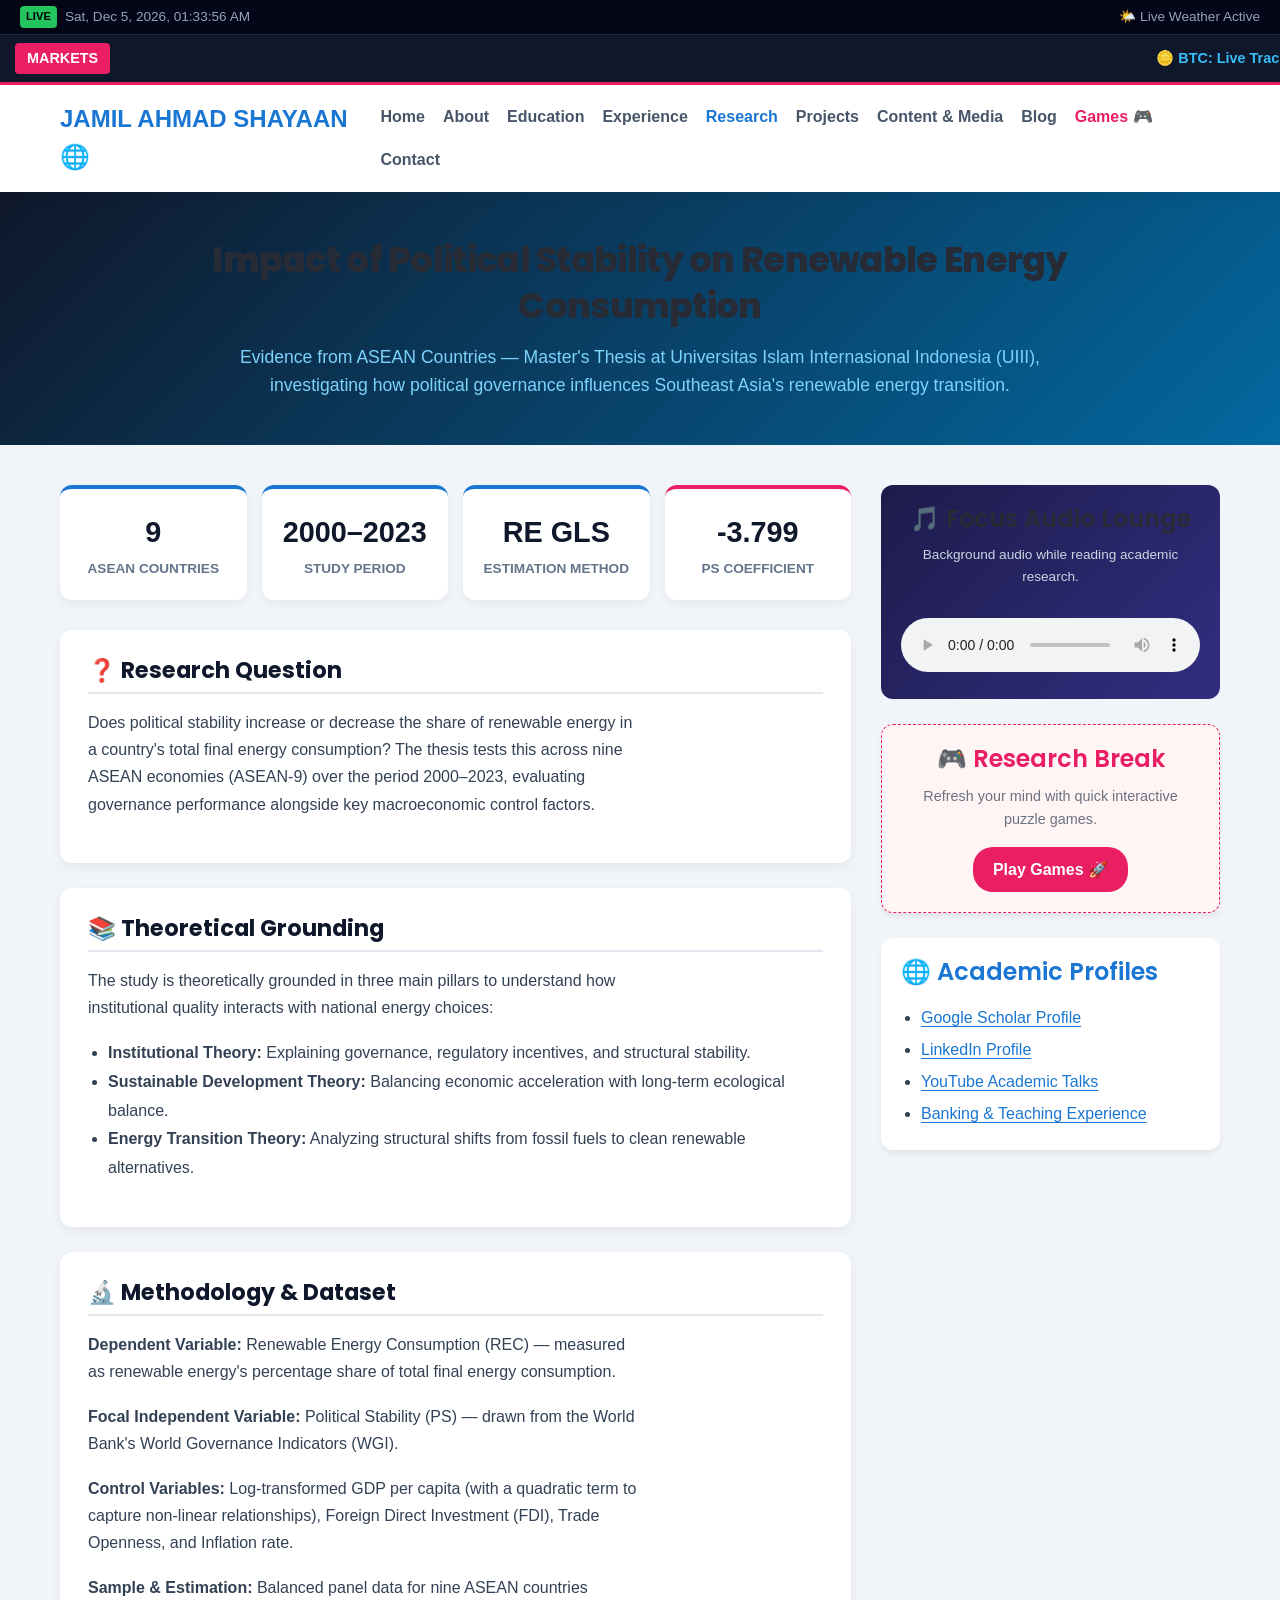
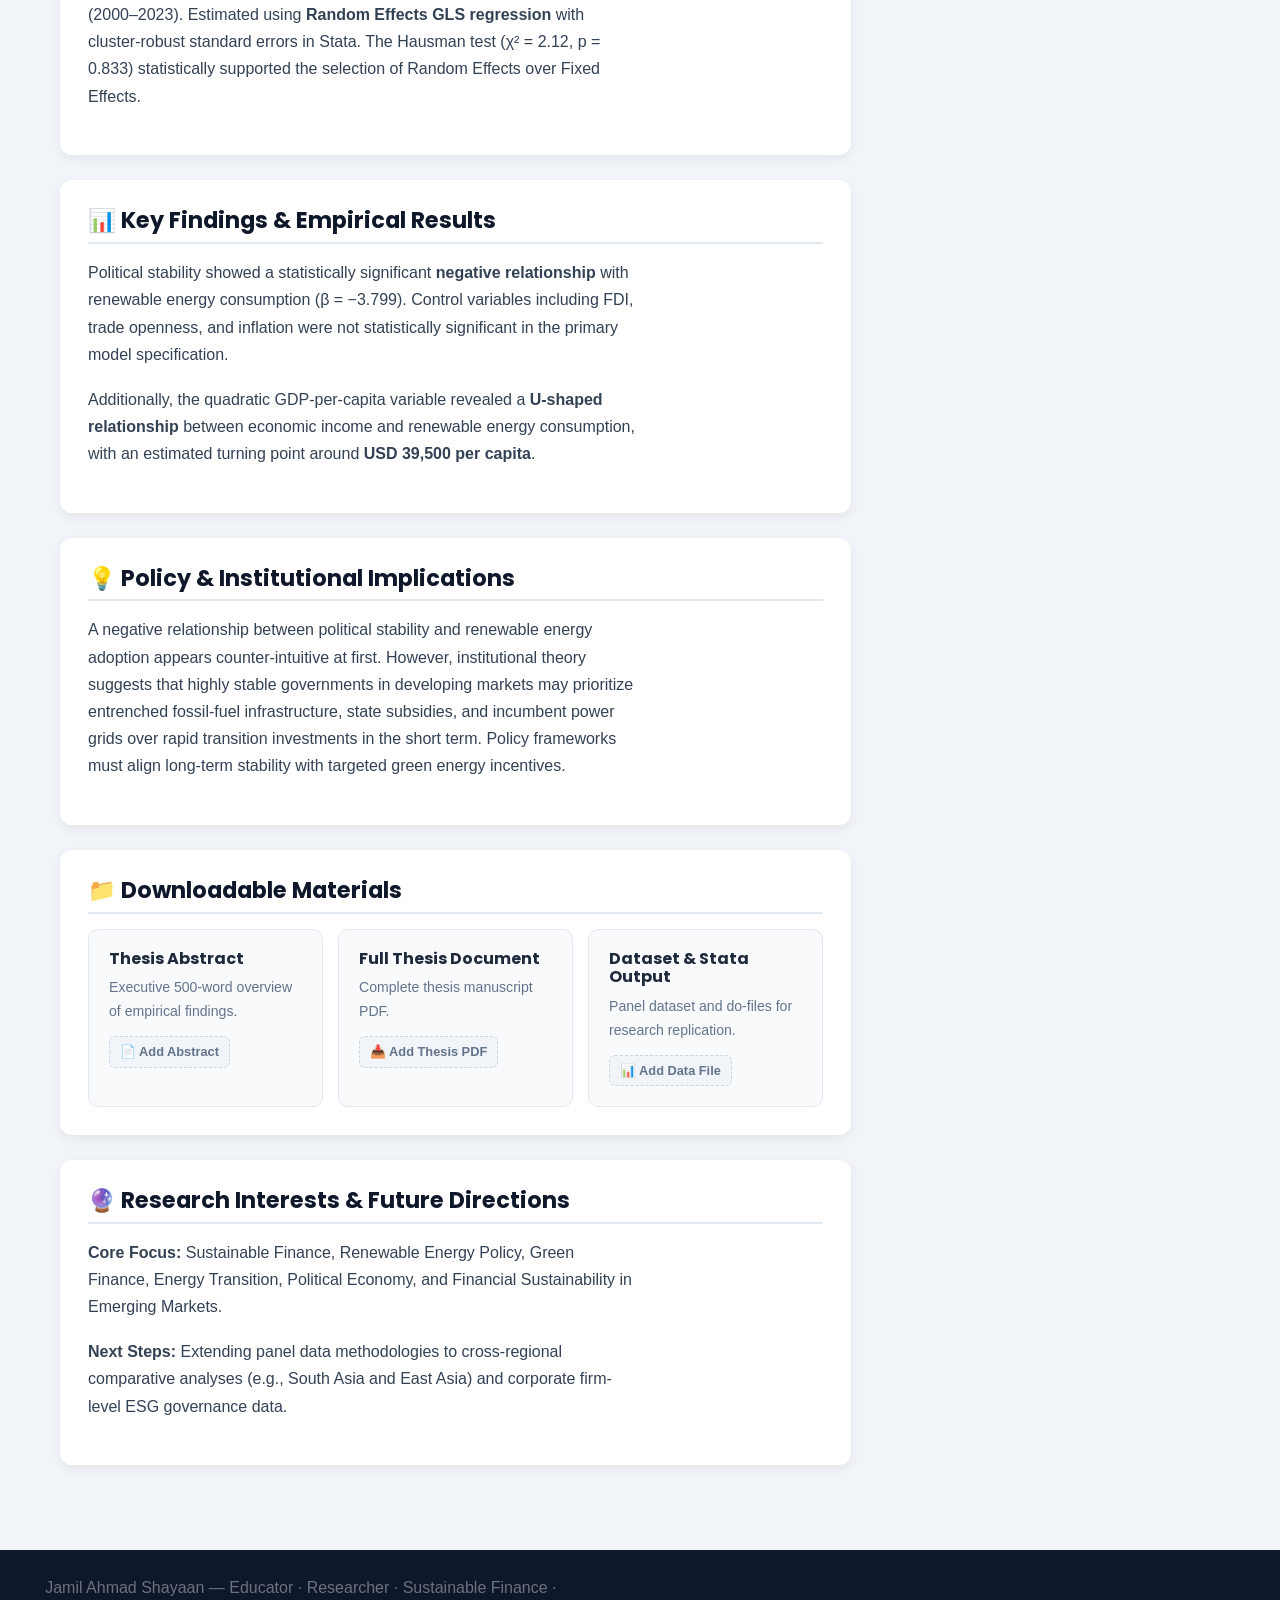
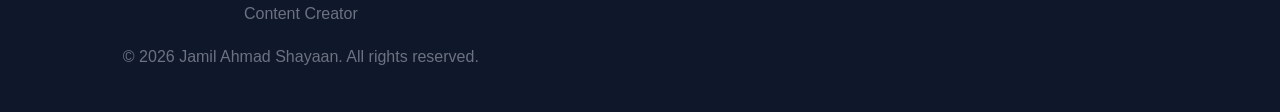
<file: research.html>
<!DOCTYPE html>
<html lang="en">
<head>
  <meta charset="UTF-8">
  <meta name="viewport" content="width=device-width, initial-scale=1.0">
  <title>Research | Jamil Ahmad Shayaan</title>
  <meta name="description" content="Jamil Ahmad's Master's thesis: Impact of Political Stability on Renewable Energy Consumption — Evidence from ASEAN Countries, a panel data study of nine ASEAN economies, 2000–2023.">
  <link rel="canonical" href="https://jamilahmad.example/research.html">
  <meta name="author" content="Jamil Ahmad Shayaan">
  <meta name="robots" content="index, follow">

  <!-- Open Graph / Social Media -->
  <meta property="og:type" content="article">
  <meta property="og:site_name" content="Jamil Ahmad Shayaan">
  <meta property="og:title" content="Research | Jamil Ahmad Shayaan">
  <meta property="og:description" content="Jamil Ahmad's Master's thesis: Impact of Political Stability on Renewable Energy Consumption — Evidence from ASEAN Countries, a panel data study of nine ASEAN economies, 2000–2023.">
  <meta property="og:url" content="https://jamilahmad.example/research.html">
  <meta property="og:image" content="https://jamilahmad.example/assets/og-image.jpg">

  <meta name="twitter:card" content="summary_large_image">
  <meta name="twitter:title" content="Research | Jamil Ahmad Shayaan">
  <meta name="twitter:description" content="Jamil Ahmad's Master's thesis: Impact of Political Stability on Renewable Energy Consumption — Evidence from ASEAN Countries, a panel data study of nine ASEAN economies, 2000–2023.">
  <meta name="twitter:image" content="https://jamilahmad.example/assets/og-image.jpg">

  <link rel="icon" href="assets/favicon.svg" type="image/svg+xml">
  <link rel="stylesheet" href="css/style.css">

  <!-- Schema.org Markups -->
  <script type="application/ld+json">
  {
    "@context": "https://schema.org",
    "@type": "Person",
    "@id": "https://jamilahmad.example/#person",
    "name": "Jamil Ahmad Shayaan",
    "nationality": "Pakistani",
    "jobTitle": [
      "Primary School Teacher",
      "Researcher",
      "Sustainable Finance Professional"
    ],
    "alumniOf": [
      {
        "@type": "CollegeOrUniversity",
        "name": "University of Swat"
      },
      {
        "@type": "CollegeOrUniversity",
        "name": "Universitas Islam Internasional Indonesia (UIII)"
      }
    ],
    "knowsAbout": [
      "Sustainable Finance",
      "Renewable Energy",
      "Political Stability and Economic Impact",
      "Sustainable Development",
      "Green Finance",
      "Energy Transition",
      "Financial Sustainability"
    ],
    "url": "https://jamilahmad.example",
    "sameAs": []
  }
  </script>
  <script type="application/ld+json">
  {
    "@context": "https://schema.org",
    "@type": "WebSite",
    "@id": "https://jamilahmad.example/#website",
    "url": "https://jamilahmad.example",
    "name": "Jamil Ahmad Shayaan",
    "publisher": {
      "@id": "https://jamilahmad.example/#person"
    }
  }
  </script>
  <script type="application/ld+json">
  {
    "@context": "https://schema.org",
    "@type": "BreadcrumbList",
    "itemListElement": [
      {
        "@type": "ListItem",
        "position": 1,
        "name": "Home",
        "item": "https://jamilahmad.example/"
      },
      {
        "@type": "ListItem",
        "position": 2,
        "name": "Research",
        "item": "https://jamilahmad.example/research.html"
      }
    ]
  }
  </script>
  <script type="application/ld+json">
  {
    "@context": "https://schema.org",
    "@type": "ScholarlyArticle",
    "headline": "Impact of Political Stability on Renewable Energy Consumption: Evidence from ASEAN Countries",
    "author": {
      "@type": "Person",
      "name": "Jamil Ahmad Shayaan"
    },
    "about": [
      "Sustainable Finance",
      "Renewable Energy",
      "Political Stability",
      "ASEAN"
    ],
    "isPartOf": {
      "@type": "CollegeOrUniversity",
      "name": "Universitas Islam Internasional Indonesia (UIII)"
    }
  }
  </script>

  <style>
    :root {
      --primary: #1976D2;
      --secondary: #E91E63;
      --dark: #0f172a;
      --light: #f8fafc;
      --card-bg: #ffffff;
    }

    body {
      margin: 0;
      font-family: 'Segoe UI', Tahoma, Geneva, Verdana, sans-serif;
      background-color: #f1f5f9;
      color: #334155;
    }

    /* Top Utility Bar */
    .top-utility-bar {
      background: #020617;
      color: #94a3b8;
      padding: 6px 20px;
      font-size: 0.85rem;
      display: flex;
      justify-content: space-between;
      align-items: center;
      border-bottom: 1px solid #1e293b;
      flex-wrap: wrap;
      gap: 10px;
    }
    .utility-item {
      display: flex;
      align-items: center;
      gap: 8px;
    }
    .live-badge {
      background: #22c55e;
      color: #000;
      font-size: 0.7rem;
      font-weight: bold;
      padding: 2px 6px;
      border-radius: 4px;
      text-transform: uppercase;
    }

    /* Ticker Bar */
    .ticker-wrap {
      width: 100%;
      background: var(--dark);
      color: #fff;
      padding: 8px 0;
      font-size: 0.9rem;
      display: flex;
      align-items: center;
      overflow: hidden;
      border-bottom: 3px solid var(--secondary);
    }
    .ticker-title {
      background: var(--secondary);
      padding: 4px 12px;
      font-weight: bold;
      border-radius: 4px;
      margin-left: 15px;
      white-space: nowrap;
    }
    .ticker-content {
      margin-left: 15px;
      white-space: nowrap;
      font-weight: 600;
      color: #38bdf8;
    }

    /* Header Navigation */
    .portal-header {
      background: #ffffff;
      box-shadow: 0 4px 12px rgba(0,0,0,0.05);
      position: sticky;
      top: 0;
      z-index: 1000;
    }
    .portal-nav {
      max-width: 1200px;
      margin: 0 auto;
      display: flex;
      justify-content: space-between;
      align-items: center;
      padding: 15px 20px;
    }
    .brand-logo {
      font-size: 1.5rem;
      font-weight: 800;
      color: var(--primary);
      text-decoration: none;
    }
    .nav-links {
      display: flex;
      gap: 18px;
      list-style: none;
      margin: 0;
      padding: 0;
      flex-wrap: wrap;
    }
    .nav-links a {
      text-decoration: none;
      color: #475569;
      font-weight: 600;
      transition: color 0.2s;
    }
    .nav-links a:hover, .nav-links a.active {
      color: var(--primary);
    }

    /* Page Hero Banner */
    .page-hero {
      background: linear-gradient(135deg, #0f172a 0%, #0369a1 100%);
      color: white;
      padding: 45px 20px;
      text-align: center;
    }
    .page-hero h1 {
      margin: 0;
      font-size: 2.2rem;
      line-height: 1.3;
      max-width: 900px;
      margin: 0 auto;
    }
    .page-hero p {
      color: #7dd3fc;
      font-size: 1.1rem;
      margin-top: 15px;
      max-width: 800px;
      margin: 15px auto 0 auto;
    }

    /* Layout Structure */
    .main-container {
      max-width: 1200px;
      margin: 40px auto;
      padding: 0 20px;
      display: grid;
      grid-template-columns: 2.8fr 1.2fr;
      grid-gap: 30px;
    }

    @media (max-width: 900px) {
      .main-container {
        grid-template-columns: 1fr;
      }
    }

    /* Stat Cards Grid */
    .stat-strip-grid {
      display: grid;
      grid-template-columns: repeat(auto-fit, minmax(180px, 1fr));
      gap: 15px;
      margin-bottom: 30px;
    }
    .stat-card {
      background: #ffffff;
      padding: 20px;
      border-radius: 12px;
      box-shadow: 0 4px 10px rgba(0,0,0,0.05);
      border-top: 4px solid var(--primary);
      text-align: center;
    }
    .stat-card .value {
      font-size: 1.8rem;
      font-weight: 800;
      color: #0f172a;
      display: block;
    }
    .stat-card .label {
      font-size: 0.85rem;
      color: #64748b;
      font-weight: 600;
      text-transform: uppercase;
      margin-top: 5px;
    }

    /* Section Headings */
    .section-title {
      font-size: 1.4rem;
      color: var(--dark);
      margin-bottom: 15px;
      border-bottom: 2px solid #e2e8f0;
      padding-bottom: 8px;
    }

    /* Research Content Card */
    .res-card {
      background: white;
      border-radius: 12px;
      padding: 28px;
      margin-bottom: 25px;
      box-shadow: 0 4px 12px rgba(0,0,0,0.06);
      line-height: 1.7;
    }
    .res-card p {
      margin-top: 0;
      color: #334155;
    }

    /* Download Grid */
    .materials-grid {
      display: grid;
      grid-template-columns: repeat(auto-fit, minmax(200px, 1fr));
      gap: 15px;
      margin-top: 15px;
    }
    .material-card {
      background: #f8fafc;
      border: 1px solid #e2e8f0;
      border-radius: 10px;
      padding: 20px;
      transition: border-color 0.2s;
    }
    .material-card:hover {
      border-color: var(--primary);
    }
    .material-card h4 {
      margin: 0 0 8px 0;
      color: #1e293b;
    }
    .material-card p {
      font-size: 0.88rem;
      color: #64748b;
      margin-bottom: 12px;
    }
    .placeholder-badge {
      display: inline-block;
      background: #f1f5f9;
      color: #64748b;
      border: 1px dashed #cbd5e1;
      padding: 4px 10px;
      border-radius: 6px;
      font-size: 0.8rem;
      font-weight: 600;
    }

    /* Sidebar Widgets */
    .sidebar-widget {
      background: white;
      border-radius: 12px;
      padding: 20px;
      margin-bottom: 25px;
      box-shadow: 0 4px 6px -1px rgba(0,0,0,0.08);
    }
    .music-widget {
      background: linear-gradient(135deg, #1e1b4b 0%, #312e81 100%);
      color: white;
      border-radius: 12px;
      padding: 20px;
      text-align: center;
      margin-bottom: 25px;
    }
    .audio-player-custom {
      width: 100%;
      margin-top: 15px;
    }

    /* Footer */
    .portal-footer {
      background: var(--dark);
      color: #94a3b8;
      text-align: center;
      padding: 25px;
      margin-top: 60px;
    }
  </style>
</head>
<body>

  <!-- Live Clock & Weather Bar -->
  <div class="top-utility-bar">
    <div class="utility-item">
      <span class="live-badge">LIVE</span>
      <span id="liveClock">Loading Clock...</span>
    </div>
    <div class="utility-item" id="weatherDisplay">
      <span>🌤️ Weather: Loading...</span>
    </div>
  </div>

  <!-- Live Crypto & Currency Rates Ticker Bar -->
  <div class="ticker-wrap">
    <span class="ticker-title">MARKETS</span>
    <marquee class="ticker-content" id="marketTicker">
      Loading Live Bitcoin, Ethereum, USD to PKR, and USD to IDR exchange rates...
    </marquee>
  </div>

  <!-- Header Navigation -->
  <header class="portal-header">
    <div class="portal-nav">
      <a href="index.html" class="brand-logo">JAMIL AHMAD SHAYAAN 🌐</a>
      <ul class="nav-links">
        <li><a href="index.html">Home</a></li>
        <li><a href="about.html">About</a></li>
        <li><a href="education.html">Education</a></li>
        <li><a href="experience.html">Experience</a></li>
        <li><a href="research.html" class="active">Research</a></li>
        <li><a href="projects.html">Projects</a></li>
        <li><a href="content.html">Content & Media</a></li>
        <li><a href="blog.html">Blog</a></li>
        <li><a href="games.html" style="color: var(--secondary);">Games 🎮</a></li>
        <li><a href="contact.html">Contact</a></li>
      </ul>
    </div>
  </header>

  <!-- Page Banner -->
  <section class="page-hero">
    <h1>Impact of Political Stability on Renewable Energy Consumption</h1>
    <p>Evidence from ASEAN Countries — Master's Thesis at Universitas Islam Internasional Indonesia (UIII), investigating how political governance influences Southeast Asia's renewable energy transition.</p>
  </section>

  <!-- Main Content Layout -->
  <div class="main-container">

    <!-- LEFT COLUMN: Thesis Details -->
    <div class="left-content">

      <!-- KEY RESEARCH METRICS STRIP -->
      <div class="stat-strip-grid">
        <div class="stat-card">
          <span class="value">9</span>
          <span class="label">ASEAN Countries</span>
        </div>
        <div class="stat-card">
          <span class="value">2000–2023</span>
          <span class="label">Study Period</span>
        </div>
        <div class="stat-card">
          <span class="value">RE GLS</span>
          <span class="label">Estimation Method</span>
        </div>
        <div class="stat-card" style="border-top-color: var(--secondary);">
          <span class="value">-3.799</span>
          <span class="label">PS Coefficient</span>
        </div>
      </div>

      <!-- RESEARCH QUESTION -->
      <div class="res-card">
        <h2 class="section-title">❓ Research Question</h2>
        <p>Does political stability increase or decrease the share of renewable energy in a country's total final energy consumption? The thesis tests this across nine ASEAN economies (ASEAN-9) over the period 2000–2023, evaluating governance performance alongside key macroeconomic control factors.</p>
      </div>

      <!-- THEORETICAL FRAMEWORK -->
      <div class="res-card">
        <h2 class="section-title">📚 Theoretical Grounding</h2>
        <p>The study is theoretically grounded in three main pillars to understand how institutional quality interacts with national energy choices:</p>
        <ul style="padding-left: 20px; line-height: 1.8;">
          <li><strong>Institutional Theory:</strong> Explaining governance, regulatory incentives, and structural stability.</li>
          <li><strong>Sustainable Development Theory:</strong> Balancing economic acceleration with long-term ecological balance.</li>
          <li><strong>Energy Transition Theory:</strong> Analyzing structural shifts from fossil fuels to clean renewable alternatives.</li>
        </ul>
      </div>

      <!-- METHODOLOGY -->
      <div class="res-card">
        <h2 class="section-title">🔬 Methodology & Dataset</h2>
        <p><strong>Dependent Variable:</strong> Renewable Energy Consumption (REC) — measured as renewable energy's percentage share of total final energy consumption.</p>
        <p><strong>Focal Independent Variable:</strong> Political Stability (PS) — drawn from the World Bank's World Governance Indicators (WGI).</p>
        <p><strong>Control Variables:</strong> Log-transformed GDP per capita (with a quadratic term to capture non-linear relationships), Foreign Direct Investment (FDI), Trade Openness, and Inflation rate.</p>
        <p><strong>Sample & Estimation:</strong> Balanced panel data for nine ASEAN countries (2000–2023). Estimated using <strong>Random Effects GLS regression</strong> with cluster-robust standard errors in Stata. The Hausman test (&chi;&sup2; = 2.12, p = 0.833) statistically supported the selection of Random Effects over Fixed Effects.</p>
      </div>

      <!-- RESULTS & FINDINGS -->
      <div class="res-card">
        <h2 class="section-title">📊 Key Findings & Empirical Results</h2>
        <p>Political stability showed a statistically significant <strong>negative relationship</strong> with renewable energy consumption (&beta; = &minus;3.799). Control variables including FDI, trade openness, and inflation were not statistically significant in the primary model specification.</p>
        <p>Additionally, the quadratic GDP-per-capita variable revealed a <strong>U-shaped relationship</strong> between economic income and renewable energy consumption, with an estimated turning point around <strong>USD 39,500 per capita</strong>.</p>
      </div>

      <!-- IMPLICATIONS -->
      <div class="res-card">
        <h2 class="section-title">💡 Policy & Institutional Implications</h2>
        <p>A negative relationship between political stability and renewable energy adoption appears counter-intuitive at first. However, institutional theory suggests that highly stable governments in developing markets may prioritize entrenched fossil-fuel infrastructure, state subsidies, and incumbent power grids over rapid transition investments in the short term. Policy frameworks must align long-term stability with targeted green energy incentives.</p>
      </div>

      <!-- DOWNLOADABLE MATERIALS -->
      <div class="res-card">
        <h2 class="section-title">📁 Downloadable Materials</h2>
        <div class="materials-grid">
          <div class="material-card">
            <h4>Thesis Abstract</h4>
            <p>Executive 500-word overview of empirical findings.</p>
            <span class="placeholder-badge">📄 Add Abstract</span>
          </div>
          <div class="material-card">
            <h4>Full Thesis Document</h4>
            <p>Complete thesis manuscript PDF.</p>
            <span class="placeholder-badge">📥 Add Thesis PDF</span>
          </div>
          <div class="material-card">
            <h4>Dataset & Stata Output</h4>
            <p>Panel dataset and do-files for research replication.</p>
            <span class="placeholder-badge">📊 Add Data File</span>
          </div>
        </div>
      </div>

      <!-- INTERESTS & FUTURE RESEARCH -->
      <div class="res-card">
        <h2 class="section-title">🔮 Research Interests & Future Directions</h2>
        <p><strong>Core Focus:</strong> Sustainable Finance, Renewable Energy Policy, Green Finance, Energy Transition, Political Economy, and Financial Sustainability in Emerging Markets.</p>
        <p><strong>Next Steps:</strong> Extending panel data methodologies to cross-regional comparative analyses (e.g., South Asia and East Asia) and corporate firm-level ESG governance data.</p>
      </div>

    </div>

    <!-- RIGHT COLUMN: Sidebar -->
    <div class="sidebar">

      <!-- MUSIC PLAYER WIDGET -->
      <div class="music-widget">
        <h3 style="margin-top:0;">🎵 Focus Audio Lounge</h3>
        <p style="font-size: 0.85rem; color: #cbd5e1;">Background audio while reading academic research.</p>
        
        <audio controls class="audio-player-custom">
          <source src="https://www.soundhelix.com/examples/mp3/SoundHelix-Song-1.mp3" type="audio/mpeg">
          Your browser does not support audio player.
        </audio>
      </div>

      <!-- GAMES BANNER -->
      <div class="sidebar-widget" style="text-align: center; background: #fff5f5; border: 1px dashed var(--secondary);">
        <h3 style="color: var(--secondary); margin-top:0;">🎮 Research Break</h3>
        <p style="font-size:0.9rem;">Refresh your mind with quick interactive puzzle games.</p>
        <a href="games.html" style="display:inline-block; background: var(--secondary); color: white; padding: 10px 20px; border-radius: 20px; text-decoration: none; font-weight: bold;">Play Games 🚀</a>
      </div>

      <!-- QUICK LINKS -->
      <div class="sidebar-widget">
        <h3 style="margin-top:0; color: var(--primary);">🌐 Academic Profiles</h3>
        <ul style="padding-left: 20px; line-height: 2; margin-bottom:0;">
          <li><a href="contact.html#scholar">Google Scholar Profile</a></li>
          <li><a href="contact.html#linkedin">LinkedIn Profile</a></li>
          <li><a href="content.html#youtube">YouTube Academic Talks</a></li>
          <li><a href="experience.html">Banking & Teaching Experience</a></li>
        </ul>
      </div>

    </div>

  </div>

  <!-- Footer -->
  <footer class="portal-footer">
    <p>Jamil Ahmad Shayaan — Educator &middot; Researcher &middot; Sustainable Finance &middot; Content Creator</p>
    <p>&copy; 2026 Jamil Ahmad Shayaan. All rights reserved.</p>
  </footer>

  <!-- AUTOMATIC LIVE SCRIPTS -->
  <script>
    /* 1. LIVE CLOCK */
    function updateLiveClock() {
      const now = new Date();
      const options = { weekday: 'short', year: 'numeric', month: 'short', day: 'numeric', hour: '2-digit', minute: '2-digit', second: '2-digit' };
      document.getElementById('liveClock').innerText = now.toLocaleDateString('en-US', options);
    }
    setInterval(updateLiveClock, 1000);
    updateLiveClock();

    /* 2. LIVE WEATHER */
    async function fetchLiveWeather() {
      try {
        const res = await fetch('https://api.open-meteo.com/v1/forecast?latitude=-6.4025&longitude=106.7942&current_weather=true');
        const data = await res.json();
        const temp = data.current_weather.temperature;
        document.getElementById('weatherDisplay').innerHTML = `<span>🌤️ Location: Depok, West Java | Temp: <strong>${temp}°C</strong></span>`;
      } catch (e) {
        document.getElementById('weatherDisplay').innerHTML = `<span>🌤️ Live Weather Active</span>`;
      }
    }
    fetchLiveWeather();

    /* 3. LIVE MARKET RATES */
    async function fetchLiveMarketRates() {
      const tickerEl = document.getElementById('marketTicker');
      try {
        const cryptoRes = await fetch('https://api.coingecko.com/api/v3/simple/price?ids=bitcoin,ethereum&vs_currencies=usd');
        const cryptoData = await cryptoRes.json();
        const forexRes = await fetch('https://open.er-api.com/v6/latest/USD');
        const forexData = await forexRes.json();

        const btc = cryptoData.bitcoin.usd.toLocaleString();
        const eth = cryptoData.ethereum.usd.toLocaleString();
        const pkr = forexData.rates.PKR ? forexData.rates.PKR.toFixed(2) : 'N/A';
        const idr = forexData.rates.IDR ? forexData.rates.IDR.toFixed(0) : 'N/A';

        tickerEl.innerHTML = `🪙 Bitcoin (BTC): <strong>$${btc}</strong> &nbsp;|&nbsp; 💎 Ethereum (ETH): <strong>$${eth}</strong> &nbsp;|&nbsp; 🇵🇰 USD to PKR: <strong>Rs ${pkr}</strong> &nbsp;|&nbsp; 🇮🇩 USD to IDR: <strong>Rp ${idr}</strong>`;
      } catch (e) {
        tickerEl.innerHTML = `🪙 BTC: Live Tracking &nbsp;|&nbsp; 🇵🇰 USD to PKR: Live Rates &nbsp;|&nbsp; 🇮🇩 USD to IDR: Live Rates`;
      }
    }
    fetchLiveMarketRates();
    setInterval(fetchLiveMarketRates, 60000);
  </script>

</body>
</html>
</file>
<file: css/style.css>
/* ============================================================
   Jamil Ahmad — personal site
   Design concept: "The Ledger" — academic field notes meet a
   finance ledger. 
   Theme Updated: Professional Blue Header with Pink Accents
   ============================================================ */

@import url('https://fonts.googleapis.com/css2?family=Poppins:ital,wght@0,500;0,600;0,700;0,800;0,900;1,600&family=Inter:wght@400;500;600&family=IBM+Plex+Mono:wght@400;500&display=swap');

:root {
  --paper: #ffffff;
  --paper-raised: #f7f8fb;
  --ink: #262b36;
  --ink-soft: #6b7280;
  
  /* NEW THEME COLORS */
  --pine: #1976D2;       /* Professional Blue */
  --pine-light: #42A5F5; /* Lighter Blue */
  --ochre: #E91E63;      /* Professional Pink */
  
  --rule: #dbe6f2;
  --sage: #FCE4EC;       /* Very light pink for image backgrounds & tags */
  
  /* Header specific */
  --header-bg: #1976D2;  /* Solid Blue Header */

  --font-display: 'Poppins', 'Arial Black', sans-serif;
  --font-body: 'Inter', -apple-system, sans-serif;
  --font-mono: 'IBM Plex Mono', ui-monospace, monospace;

  --max-w: 1180px;
  --col-meta: 220px;
  --gap: clamp(1.5rem, 4vw, 3.5rem);
}

* { box-sizing: border-box; }

html { scroll-behavior: smooth; }

@media (prefers-reduced-motion: reduce) {
  html { scroll-behavior: auto; }
  * { animation-duration: 0.01ms !important; transition-duration: 0.01ms !important; }
}

body {
  margin: 0;
  background: var(--paper);
  color: var(--ink);
  font-family: var(--font-body);
  font-size: 16px;
  line-height: 1.6;
  -webkit-font-smoothing: antialiased;
}

img { max-width: 100%; display: block; }

a {
  color: var(--pine);
  text-decoration-thickness: 1px;
  text-underline-offset: 3px;
}
a:hover { color: var(--ochre); }

a:focus-visible,
button:focus-visible,
input:focus-visible,
textarea:focus-visible {
  outline: 2px solid var(--ochre);
  outline-offset: 3px;
}

h1, h2, h3, h4 {
  font-family: var(--font-display);
  font-weight: 700;
  line-height: 1.15;
  margin: 0 0 0.5em;
  color: var(--ink);
}

h1 { font-size: clamp(2.5rem, 6vw, 4.4rem); font-weight: 800; letter-spacing: -0.02em; }
h2 { font-size: clamp(1.7rem, 3.2vw, 2.5rem); font-weight: 700; }
h3 { font-size: clamp(1.25rem, 2vw, 1.5rem); font-weight: 600; }

p { margin: 0 0 1.1em; max-width: 62ch; color: var(--ink-soft); }
p.lede { font-size: 1.15rem; color: var(--ink); max-width: 58ch; }

.mono { font-family: var(--font-mono); font-size: 0.85rem; letter-spacing: 0.01em; }

.wrap {
  max-width: var(--max-w);
  margin: 0 auto;
  padding: 0 clamp(1.25rem, 4vw, 3rem);
}

/* ---------- Header / nav ---------- */
.site-header {
  border-bottom: 1px solid var(--rule);
  background: var(--header-bg);
  position: sticky;
  top: 0;
  z-index: 50;
}
.site-header .wrap {
  display: flex;
  align-items: center;
  justify-content: space-between;
  padding-top: 1.1rem;
  padding-bottom: 1.1rem;
}
.wordmark {
  font-family: var(--font-display);
  font-weight: 800;
  font-size: 1.3rem;
  color: #ffffff; /* White text for blue header */
  text-decoration: none;
  white-space: nowrap;
}
.wordmark:hover { color: var(--sage); }

.nav-toggle {
  display: none;
  background: none;
  border: 1px solid rgba(255, 255, 255, 0.5);
  border-radius: 4px;
  width: 40px;
  height: 40px;
  cursor: pointer;
  position: relative;
}
.nav-toggle span,
.nav-toggle span::before,
.nav-toggle span::after {
  content: '';
  position: absolute;
  left: 9px;
  right: 9px;
  height: 1.5px;
  background: #ffffff; /* White hamburger menu lines */
  transition: transform 0.2s ease, opacity 0.2s ease;
}
.nav-toggle span { top: 19px; }
.nav-toggle span::before { top: -6px; }
.nav-toggle span::after { top: 6px; }
.nav-toggle[aria-expanded="true"] span { background: transparent; }
.nav-toggle[aria-expanded="true"] span::before { transform: translateY(6px) rotate(45deg); }
.nav-toggle[aria-expanded="true"] span::after { transform: translateY(-6px) rotate(-45deg); }

.site-nav ul {
  list-style: none;
  display: flex;
  gap: clamp(1rem, 2vw, 1.8rem);
  margin: 0;
  padding: 0;
}
.site-nav a {
  font-size: 0.95rem;
  color: rgba(255, 255, 255, 0.85); /* Light white for links */
  text-decoration: none;
}
.site-nav a:hover { color: #ffffff; }
.site-nav a[aria-current="page"] { color: #ffffff; border-bottom: 1.5px solid var(--ochre); }

@media (max-width: 760px) {
  .nav-toggle { display: block; }
  .site-nav {
    display: none;
    position: absolute;
    top: 100%;
    left: 0;
    right: 0;
    background: var(--header-bg);
    border-bottom: 1px solid rgba(0, 0, 0, 0.1);
  }
  .site-nav.open { display: block; }
  .site-nav ul {
    flex-direction: column;
    gap: 0;
    padding: 0.5rem 0;
  }
  .site-nav li { border-top: 1px solid rgba(255, 255, 255, 0.15); }
  .site-nav li:first-child { border-top: none; }
  .site-nav a {
    display: block;
    padding: 0.9rem clamp(1.25rem, 4vw, 3rem);
  }
}

/* ---------- Ledger layout: meta rail + content ---------- */
.ledger {
  display: grid;
  grid-template-columns: var(--col-meta) 1fr;
  gap: var(--gap);
  padding: clamp(3rem, 7vw, 5.5rem) 0;
  border-top: 1px solid var(--rule);
  position: relative;
}
.ledger:first-of-type { border-top: none; }
.ledger::before {
  content: '';
  position: absolute;
  left: calc(var(--col-meta) - 1px);
  top: clamp(3rem, 7vw, 5.5rem);
  bottom: clamp(3rem, 7vw, 5.5rem);
  width: 1px;
  background: var(--rule);
}
.ledger-meta {
  font-family: var(--font-mono);
  font-size: 0.8rem;
  color: var(--ochre);
  padding-top: 0.4em;
}
.ledger-meta .num { color: var(--ochre); }
.ledger-meta .label { color: var(--ink-soft); display: block; margin-top: 0.4em; }
.ledger-body { min-width: 0; }

@media (max-width: 820px) {
  .ledger { grid-template-columns: 1fr; }
  .ledger::before { display: none; }
  .ledger-meta { display: flex; gap: 0.6rem; align-items: baseline; padding-top: 0; margin-bottom: 0.8rem; }
  .ledger-meta .label { margin-top: 0; }
}

/* ---------- Hero ---------- */
.hero { padding: clamp(3.5rem, 9vw, 7rem) 0 clamp(2.5rem, 6vw, 4rem); }
.hero-grid {
  display: grid;
  grid-template-columns: 1.3fr 0.8fr;
  gap: clamp(2rem, 5vw, 3.5rem);
  align-items: center;
}
@media (max-width: 820px) {
  .hero-grid { grid-template-columns: 1fr; }
  .hero-portrait { order: -1; max-width: 280px; margin: 0 auto; }
}
.hero-portrait img {
  width: 100%;
  aspect-ratio: 4 / 5;
  object-fit: cover;
  border-radius: 4px;
  background: var(--sage);
  border: 1px solid var(--rule);
}
.hero .eyebrow {
  font-family: var(--font-mono);
  font-size: 0.85rem;
  color: var(--ochre);
  margin-bottom: 1.2rem;
}
.hero h1 { max-width: 14ch; }
.hero .role-line {
  font-family: var(--font-display);
  font-weight: 600;
  font-size: clamp(1.05rem, 2vw, 1.3rem);
  color: var(--pine-light);
  margin: 0.6em 0 1.4em;
}
.hero-facts {
  display: flex;
  flex-wrap: wrap;
  gap: 0 clamp(1.2rem, 3vw, 2.2rem);
  border-top: 1px solid var(--rule);
  border-bottom: 1px solid var(--rule);
  padding: 1rem 0;
  margin: 2rem 0 2.2rem;
}
.hero-facts .fact {
  font-family: var(--font-mono);
  font-size: 0.82rem;
  color: var(--ink-soft);
  padding: 0.25rem 0;
}
.hero-facts .fact strong { color: var(--ink); font-weight: 500; }
.hero-ctas { display: flex; flex-wrap: wrap; gap: 0.8rem; }

/* ---------- Buttons ---------- */
.btn {
  display: inline-block;
  font-family: var(--font-body);
  font-size: 0.95rem;
  font-weight: 500;
  text-decoration: none;
  padding: 0.75rem 1.4rem;
  border-radius: 3px;
  border: 1.5px solid var(--pine);
  color: var(--pine);
  transition: background 0.18s ease, color 0.18s ease, border-color 0.18s ease;
}
.btn:hover { background: var(--ochre); border-color: var(--ochre); color: #fff; } /* Pink on hover */
.btn-primary { background: var(--pine); border-color: var(--pine); color: #ffffff; }
.btn-primary:hover { background: var(--ochre); border-color: var(--ochre); color: #fff; } /* Pink on hover */
.btn-quiet { border-color: transparent; padding-left: 0; padding-right: 0; }
.btn-quiet:hover { background: none; color: var(--ochre); }

/* ---------- Cards / grids ---------- */
.grid-2 { display: grid; grid-template-columns: 1fr 1fr; gap: clamp(1.5rem, 3vw, 2.5rem); }
.grid-3 { display: grid; grid-template-columns: repeat(3, 1fr); gap: clamp(1.25rem, 3vw, 2rem); }
@media (max-width: 760px) { .grid-2, .grid-3 { grid-template-columns: 1fr; } }

.card {
  background: var(--paper-raised);
  border: 1px solid var(--rule);
  border-left: 3px solid var(--pine);
  border-radius: 4px;
  padding: 1.6rem;
}
.card:nth-child(even) { border-left-color: var(--ochre); }
.card h3 { margin-bottom: 0.5rem; }
.card p { margin-bottom: 0.6rem; }

/* ---------- Timeline (sequential content only) ---------- */
.timeline-item {
  padding-bottom: clamp(2rem, 4vw, 3rem);
  border-bottom: 1px solid var(--rule);
  margin-bottom: clamp(2rem, 4vw, 3rem);
}
.timeline-item:last-child { border-bottom: none; margin-bottom: 0; padding-bottom: 0; }
.timeline-item .period { font-family: var(--font-mono); font-size: 0.82rem; color: var(--ochre); display: block; margin-bottom: 0.5rem; }
.timeline-item h3 { margin-bottom: 0.25rem; }
.timeline-item .org { color: var(--ink-soft); font-size: 0.98rem; margin-bottom: 0.6rem; display: block; }

/* ---------- Placeholder tags ---------- */
.placeholder {
  display: inline-block;
  font-family: var(--font-mono);
  font-size: 0.78rem;
  color: var(--pine);
  background: var(--sage);
  border: 1px dashed var(--ochre);
  border-radius: 3px;
  padding: 0.2rem 0.55rem;
}
.placeholder-block {
  font-family: var(--font-mono);
  font-size: 0.85rem;
  color: var(--pine);
  background: var(--sage);
  border: 1px dashed var(--ochre);
  border-radius: 4px;
  padding: 0.9rem 1.1rem;
  margin: 0.8rem 0;
}

/* ---------- Draft tag for blog placeholders ---------- */
.tag-draft {
  font-family: var(--font-mono);
  font-size: 0.72rem;
  color: var(--ink-soft);
  border: 1px solid var(--rule);
  border-radius: 3px;
  padding: 0.15rem 0.5rem;
}

/* ---------- Stat strip (research page) ---------- */
.stat-strip {
  display: grid;
  grid-template-columns: repeat(auto-fit, minmax(140px, 1fr));
  gap: 1.5rem;
  border-top: 1px solid var(--rule);
  border-bottom: 1px solid var(--rule);
  padding: 1.4rem 0;
  margin: 1.6rem 0 2rem;
}
.stat-strip .stat .value { font-family: var(--font-mono); font-size: 1.25rem; color: var(--ochre); display: block; }
.stat-strip .stat .label { font-size: 0.85rem; color: var(--ink-soft); }

/* ---------- Social / contact list ---------- */
.link-list { list-style: none; margin: 0; padding: 0; }
.link-list li {
  border-bottom: 1px solid var(--rule);
  padding: 0.85rem 0;
  display: flex;
  justify-content: space-between;
  align-items: baseline;
  gap: 1rem;
}
.link-list li:first-child { border-top: 1px solid var(--rule); }

/* ---------- Contact form ---------- */
.form-field { margin-bottom: 1.2rem; }
.form-field label {
  display: block;
  font-family: var(--font-mono);
  font-size: 0.8rem;
  color: var(--ink-soft);
  margin-bottom: 0.4rem;
}
.form-field input,
.form-field textarea {
  width: 100%;
  font-family: var(--font-body);
  font-size: 1rem;
  padding: 0.7rem 0.8rem;
  border: 1px solid var(--rule);
  border-radius: 3px;
  background: var(--paper-raised);
  color: var(--ink);
}
.form-field textarea { resize: vertical; min-height: 130px; }
.form-note { font-size: 0.85rem; color: var(--ink-soft); }

/* ---------- Footer ---------- */
.site-footer {
  border-top: 1px solid var(--rule);
  padding: clamp(2.5rem, 5vw, 3.5rem) 0 2rem;
  margin-top: clamp(3rem, 6vw, 5rem);
}
.footer-grid {
  display: grid;
  grid-template-columns: 1.2fr 1fr 1fr;
  gap: 2rem;
  margin-bottom: 2rem;
}
@media (max-width: 700px) { .footer-grid { grid-template-columns: 1fr; } }
.footer-grid h4 {
  font-family: var(--font-mono);
  font-size: 0.78rem;
  font-weight: 500;
  color: var(--ink-soft);
  margin-bottom: 0.8rem;
}
.footer-grid ul { list-style: none; margin: 0; padding: 0; }
.footer-grid li { margin-bottom: 0.5rem; }
.footer-grid a { color: var(--ink-soft); text-decoration: none; font-size: 0.92rem; }
.footer-grid a:hover { color: var(--pine); }
.footer-bottom {
  display: flex;
  flex-wrap: wrap;
  justify-content: space-between;
  gap: 0.5rem;
  padding-top: 1.5rem;
  border-top: 1px solid var(--rule);
  font-size: 0.85rem;
  color: var(--ink-soft);
}

/* ---------- About page portrait ---------- */
.about-photo {
  width: 100%;
  max-width: 300px;
  aspect-ratio: 4 / 5;
  object-fit: cover;
  border-radius: 4px;
  border: 1px solid var(--rule);
  background: var(--sage);
  margin-top: 1.5rem;
}

/* ---------- Utility ---------- */
.section-title-row {
  display: flex;
  justify-content: space-between;
  align-items: flex-end;
  gap: 1rem;
  margin-bottom: 1.8rem;
  flex-wrap: wrap;
}
.skip-link {
  position: absolute;
  left: -999px;
  top: 0;
  background: var(--pine);
  color: #fff;
  padding: 0.7rem 1rem;
  z-index: 100;
}
.skip-link:focus { left: 1rem; top: 1rem; }
</file>
